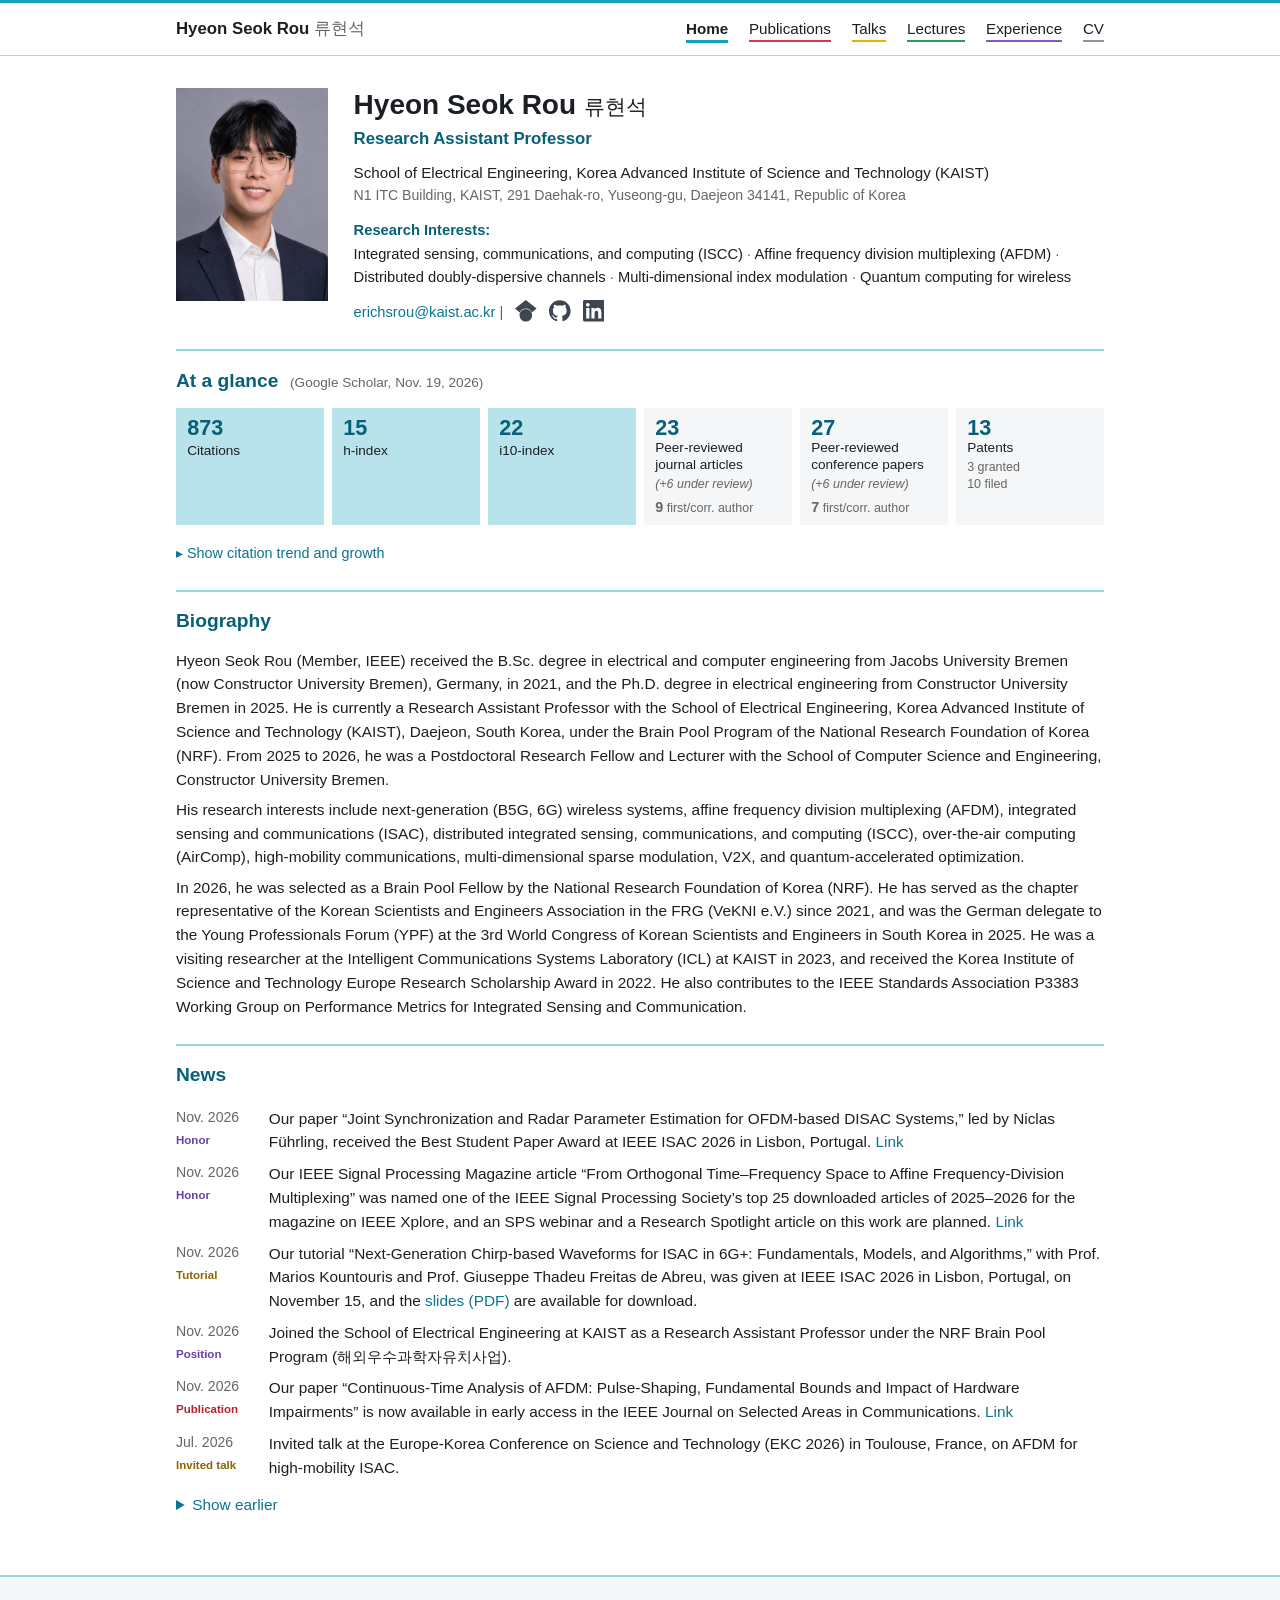
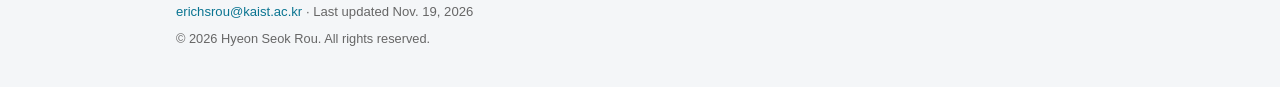
<file: index.html>
<!doctype html>
<html lang="en">
<head>
<meta charset="utf-8">
<meta name="viewport" content="width=device-width, initial-scale=1">
<title>Hyeon Seok Rou</title>
<meta name="description" content="Academic homepage of Hyeon Seok (Eric) Rou, Research Assistant Professor at KAIST, working on waveform design, integrated sensing and communications, and signal processing for 6G wireless systems.">
<link rel="canonical" href="https://www.erichsrou.com/">
<meta property="og:type" content="website">
<meta property="og:title" content="Hyeon Seok Rou">
<meta property="og:description" content="Academic homepage of Hyeon Seok (Eric) Rou, Research Assistant Professor at KAIST, working on waveform design, integrated sensing and communications, and signal processing for 6G wireless systems.">
<meta property="og:url" content="https://www.erichsrou.com/">
<meta property="og:image" content="https://www.erichsrou.com/img/og.jpg">
<meta name="twitter:card" content="summary_large_image">
<meta name="twitter:title" content="Hyeon Seok Rou">
<meta name="twitter:description" content="Academic homepage of Hyeon Seok (Eric) Rou, Research Assistant Professor at KAIST, working on waveform design, integrated sensing and communications, and signal processing for 6G wireless systems.">
<meta name="twitter:image" content="https://www.erichsrou.com/img/og.jpg">
<link rel="stylesheet" href="css/site.css?v=3535508e">
<script src="js/site.js?v=3535508e" defer></script>
</head>
<body class="t-home">
<a class="skip" href="#main">Skip to content</a>
<header class="top">
  <div class="wrap bar">
    <a class="brand" href="index.html">Hyeon Seok Rou <span lang="ko">류현석</span></a>
    <nav aria-label="Main">
      <ul>
        <li><a class="t-home" href="index.html" aria-current="page">Home</a></li>
        <li><a class="t-publications" href="publications.html">Publications</a></li>
        <li><a class="t-talks" href="talks.html">Talks</a></li>
        <li><a class="t-lectures" href="lectures.html">Lectures</a></li>
        <li><a class="t-experience" href="experience.html">Experience</a></li>
        <li><a class="t-cv" href="cv.html">CV</a></li>
      </ul>
    </nav>
  </div>
</header>
<main id="main" class="wrap">
<section class="hero">
  <img class="portrait" src="img/photo.jpg" width="400" height="562" alt="Portrait of Hyeon Seok Rou">
  <div>
    <h1>Hyeon Seok Rou <span class="ko" lang="ko">류현석</span></h1>
    <p class="role">Research Assistant Professor</p>
    <p class="org">School of Electrical Engineering, Korea Advanced Institute of Science and Technology (KAIST)</p>
    <p class="office">N1 ITC Building, KAIST, 291 Daehak-ro, Yuseong-gu, Daejeon 34141, Republic of Korea</p>
    <p class="ri-label"><strong>Research Interests:</strong></p>
    <ul class="tags" aria-label="Research interests">
      <li><span>Integrated sensing, communications, and computing (ISCC)</span></li>
      <li><span>Affine frequency division multiplexing (AFDM)</span></li>
      <li><span>Distributed doubly-dispersive channels</span></li>
      <li><span>Multi-dimensional index modulation</span></li>
      <li><span>Quantum computing for wireless</span></li>
    </ul>
    <div class="contact">
    <p class="emails"><span class="email" data-u="erichsrou" data-d="kaist.ac.kr">erichsrou [at] kaist [dot] ac [dot] kr</span></p>
    <ul class="links" aria-label="Profiles">
      <li><a href="https://scholar.google.com/citations?user=OH-Lkn4AAAAJ&amp;hl=en" rel="me noopener" aria-label="Google Scholar" title="Google Scholar"><svg aria-hidden="true" focusable="false" viewBox="0 0 24 24" xmlns="http://www.w3.org/2000/svg"><path d="M5.242 13.769L0 9.5 12 0l12 9.5-5.242 4.269C17.548 11.249 14.978 9.5 12 9.5c-2.977 0-5.548 1.748-6.758 4.269zM12 10a7 7 0 1 0 0 14 7 7 0 0 0 0-14z"/></svg></a></li>
      <li><a href="https://github.com/eric-hs-rou" rel="me noopener" aria-label="GitHub" title="GitHub"><svg aria-hidden="true" focusable="false" viewBox="0 0 24 24" xmlns="http://www.w3.org/2000/svg"><path d="M12 .297c-6.63 0-12 5.373-12 12 0 5.303 3.438 9.8 8.205 11.385.6.113.82-.258.82-.577 0-.285-.01-1.04-.015-2.04-3.338.724-4.042-1.61-4.042-1.61C4.422 18.07 3.633 17.7 3.633 17.7c-1.087-.744.084-.729.084-.729 1.205.084 1.838 1.236 1.838 1.236 1.07 1.835 2.809 1.305 3.495.998.108-.776.417-1.305.76-1.605-2.665-.3-5.466-1.332-5.466-5.93 0-1.31.465-2.38 1.235-3.22-.135-.303-.54-1.523.105-3.176 0 0 1.005-.322 3.3 1.23.96-.267 1.98-.399 3-.405 1.02.006 2.04.138 3 .405 2.28-1.552 3.285-1.23 3.285-1.23.645 1.653.24 2.873.12 3.176.765.84 1.23 1.91 1.23 3.22 0 4.61-2.805 5.625-5.475 5.92.42.36.81 1.096.81 2.22 0 1.606-.015 2.896-.015 3.286 0 .315.21.69.825.57C20.565 22.092 24 17.592 24 12.297c0-6.627-5.373-12-12-12"/></svg></a></li>
      <li><a href="https://www.linkedin.com/in/erichsrou/" rel="me noopener" aria-label="LinkedIn" title="LinkedIn"><svg aria-hidden="true" focusable="false" viewBox="0 0 24 24" xmlns="http://www.w3.org/2000/svg"><path d="M20.447 20.452h-3.554v-5.569c0-1.328-.027-3.037-1.852-3.037-1.853 0-2.136 1.445-2.136 2.939v5.667H9.351V9h3.414v1.561h.046c.477-.9 1.637-1.85 3.37-1.85 3.601 0 4.267 2.37 4.267 5.455v6.286zM5.337 7.433c-1.144 0-2.063-.926-2.063-2.065 0-1.138.92-2.063 2.063-2.063 1.14 0 2.064.925 2.064 2.063 0 1.139-.925 2.065-2.064 2.065zm1.782 13.019H3.555V9h3.564v11.452zM22.225 0H1.771C.792 0 0 .774 0 1.729v20.542C0 23.227.792 24 1.771 24h20.451C23.2 24 24 23.227 24 22.271V1.729C24 .774 23.2 0 22.222 0h.003z"/></svg></a></li>
    </ul>
    </div>
  </div>
</section>

<section aria-labelledby="stats">
  <h2 id="stats">At a glance <span class="h-note">(Google Scholar, Nov. 19, 2026)</span></h2>
  <div class="tiles">
<div class="tile a" data-stat="citations"><span class="num">873</span><span class="lbl">Citations</span></div><div class="tile a" data-stat="h"><span class="num">15</span><span class="lbl">h-index</span></div><div class="tile a" data-stat="i10"><span class="num">22</span><span class="lbl">i10-index</span></div><a class="tile b" href="publications.html" data-stat="journal"><span class="num">23</span><span class="lbl lblw">Peer-reviewed journal articles</span><span class="cap"><span class="cap-rev">(+6 under review)</span></span><span class="cap"><span class="fc"><b>9</b> first/corr. author</span></span></a><a class="tile b" href="publications.html" data-stat="conference"><span class="num">27</span><span class="lbl lblw">Peer-reviewed conference papers</span><span class="cap"><span class="cap-rev">(+6 under review)</span></span><span class="cap"><span class="fc"><b>7</b> first/corr. author</span></span></a><a class="tile b" href="publications.html" data-stat="patent"><span class="num">13</span><span class="lbl lblw">Patents</span><span class="cap">3 granted</span><span class="cap">10 filed</span></a>  </div>
  <details class="trend">
    <summary>Show citation trend and growth</summary>
  <div class="charts">
    <figure>
      <figcaption><u>Total</u> citations</figcaption>
      <svg viewBox="0 0 560 292" role="img" aria-label="Total citations" class="chart"><line x1="40" y1="250" x2="540" y2="250" stroke="var(--line)"/><line x1="40" y1="204.2" x2="540" y2="204.2" stroke="var(--line)" stroke-dasharray="2 4"/><text class="fig-label" x="34" y="208.2" text-anchor="end">200</text><line x1="40" y1="158.4" x2="540" y2="158.4" stroke="var(--line)" stroke-dasharray="2 4"/><text class="fig-label" x="34" y="162.4" text-anchor="end">400</text><line x1="40" y1="112.5" x2="540" y2="112.5" stroke="var(--line)" stroke-dasharray="2 4"/><text class="fig-label" x="34" y="116.5" text-anchor="end">600</text><line x1="40" y1="66.7" x2="540" y2="66.7" stroke="var(--line)" stroke-dasharray="2 4"/><text class="fig-label" x="34" y="70.7" text-anchor="end">800</text><line x1="40.0" y1="250" x2="40.0" y2="254" stroke="var(--muted)"/><text class="fig-label fig-small" x="40.0" y="266" text-anchor="middle">Jan</text><line x1="101.7" y1="250" x2="101.7" y2="254" stroke="var(--muted)"/><text class="fig-label fig-small" x="101.7" y="266" text-anchor="middle">Apr</text><line x1="164.1" y1="250" x2="164.1" y2="254" stroke="var(--muted)"/><text class="fig-label fig-small" x="164.1" y="266" text-anchor="middle">Jul</text><line x1="227.2" y1="250" x2="227.2" y2="254" stroke="var(--muted)"/><text class="fig-label fig-small" x="227.2" y="266" text-anchor="middle">Oct</text><text class="fig-label" x="164.1" y="283" text-anchor="middle">2025</text><line x1="290.3" y1="250" x2="290.3" y2="254" stroke="var(--muted)"/><text class="fig-label fig-small" x="290.3" y="266" text-anchor="middle">Jan</text><line x1="352.1" y1="250" x2="352.1" y2="254" stroke="var(--muted)"/><text class="fig-label fig-small" x="352.1" y="266" text-anchor="middle">Apr</text><line x1="414.5" y1="250" x2="414.5" y2="254" stroke="var(--muted)"/><text class="fig-label fig-small" x="414.5" y="266" text-anchor="middle">Jul</text><line x1="477.6" y1="250" x2="477.6" y2="254" stroke="var(--muted)"/><text class="fig-label fig-small" x="477.6" y="266" text-anchor="middle">Oct</text><text class="fig-label" x="414.5" y="283" text-anchor="middle">2026</text><line x1="290.3" y1="26" x2="290.3" y2="250" stroke="var(--line)"/><polygon fill="var(--c1)" opacity=".08" points="40.0,250 40.0,236.7 42.1,236.3 44.1,235.8 46.2,235.3 48.2,234.9 50.3,234.4 52.3,234.0 54.4,233.6 56.5,233.1 58.5,232.7 60.6,232.3 62.6,231.8 64.7,231.4 66.7,231.0 68.8,230.6 70.9,230.1 72.9,229.7 75.0,229.3 77.0,228.9 79.1,228.5 81.2,228.0 83.2,227.6 85.3,227.2 87.3,226.8 89.4,226.4 91.4,225.9 93.5,225.5 95.6,225.1 97.6,224.7 99.7,224.2 101.7,223.8 103.8,223.4 105.8,223.0 107.9,222.5 110.0,222.1 112.0,221.6 114.1,221.2 116.1,220.7 118.2,220.3 120.2,219.8 122.3,219.4 124.4,218.9 126.4,218.4 128.5,218.0 130.5,217.5 132.6,217.0 134.7,216.5 136.7,216.0 138.8,215.5 140.8,215.0 142.9,214.5 144.9,214.0 147.0,213.5 149.1,212.9 151.1,212.4 153.2,211.8 155.2,211.3 157.3,210.7 159.3,210.1 161.4,209.6 163.5,209.0 165.5,208.4 167.6,207.7 169.6,207.0 171.7,206.3 173.7,205.5 175.8,204.8 177.9,204.0 179.9,203.2 182.0,202.5 184.0,201.7 186.1,201.0 188.1,200.2 190.2,199.5 192.3,198.7 194.3,198.0 196.4,197.2 198.4,196.5 200.5,195.7 202.6,195.0 204.6,194.2 206.7,193.5 208.7,192.7 210.8,192.0 212.8,191.2 214.9,190.5 217.0,189.7 219.0,189.0 221.1,188.2 223.1,187.5 225.2,186.7 227.2,185.9 229.3,185.2 231.4,184.4 233.4,183.7 235.5,182.9 237.5,182.1 239.6,181.3 241.6,180.4 243.7,179.6 245.8,178.9 247.8,178.3 249.9,177.8 251.9,177.4 254.0,177.0 256.0,176.7 258.1,176.4 260.2,176.2 262.2,176.0 264.3,175.9 266.3,175.8 268.4,175.7 270.5,175.6 272.5,175.6 274.6,175.5 276.6,175.5 278.7,175.4 280.7,175.4 282.8,175.2 284.9,175.1 286.9,174.9 289.0,174.6 291.0,174.3 293.1,173.7 295.1,172.8 297.2,171.7 299.3,170.3 301.3,168.9 303.4,167.3 305.4,165.6 307.5,163.9 309.5,162.3 311.6,160.7 313.7,159.0 315.7,157.2 317.8,155.2 319.8,153.2 321.9,151.2 324.0,149.3 326.0,147.4 328.1,145.7 330.1,144.2 332.2,142.9 334.2,141.7 336.3,140.8 338.4,139.9 340.4,139.1 342.5,138.4 344.5,137.7 346.6,137.1 348.6,136.4 350.7,135.7 352.8,135.0 354.8,134.2 356.9,133.5 358.9,132.8 361.0,132.1 363.0,131.4 365.1,130.7 367.2,130.0 369.2,129.3 371.3,128.6 373.3,127.9 375.4,127.2 377.4,126.5 379.5,125.9 381.6,125.2 383.6,124.5 385.7,123.9 387.7,123.2 389.8,122.5 391.9,121.8 393.9,121.0 396.0,120.3 398.0,119.6 400.1,119.0 402.1,118.4 404.2,117.7 406.3,117.0 408.3,116.1 410.4,115.1 412.4,113.9 414.5,112.5 416.5,110.8 418.6,108.8 420.7,106.5 422.7,104.2 424.8,101.8 426.8,99.5 428.9,97.3 430.9,95.1 433.0,92.8 435.1,90.7 437.1,88.9 439.2,87.3 441.2,86.1 443.3,85.2 445.3,84.4 447.4,83.7 449.5,83.1 451.5,82.5 453.6,81.8 455.6,81.1 457.7,80.2 459.8,79.2 461.8,78.2 463.9,77.2 465.9,76.1 468.0,75.0 470.0,74.0 472.1,72.9 474.2,71.8 476.2,70.7 478.3,69.6 480.3,68.4 482.4,67.3 484.4,66.1 486.5,65.0 488.6,63.7 490.6,62.2 492.7,60.8 494.7,60.2 496.8,59.9 498.8,58.9 500.9,57.5 503.0,56.0 505.0,54.4 507.1,53.0 509.1,51.8 511.2,50.0 511.2,250"/><polyline fill="none" stroke="var(--c1)" stroke-width="2.5" stroke-linejoin="round" points="40.0,236.7 42.1,236.3 44.1,235.8 46.2,235.3 48.2,234.9 50.3,234.4 52.3,234.0 54.4,233.6 56.5,233.1 58.5,232.7 60.6,232.3 62.6,231.8 64.7,231.4 66.7,231.0 68.8,230.6 70.9,230.1 72.9,229.7 75.0,229.3 77.0,228.9 79.1,228.5 81.2,228.0 83.2,227.6 85.3,227.2 87.3,226.8 89.4,226.4 91.4,225.9 93.5,225.5 95.6,225.1 97.6,224.7 99.7,224.2 101.7,223.8 103.8,223.4 105.8,223.0 107.9,222.5 110.0,222.1 112.0,221.6 114.1,221.2 116.1,220.7 118.2,220.3 120.2,219.8 122.3,219.4 124.4,218.9 126.4,218.4 128.5,218.0 130.5,217.5 132.6,217.0 134.7,216.5 136.7,216.0 138.8,215.5 140.8,215.0 142.9,214.5 144.9,214.0 147.0,213.5 149.1,212.9 151.1,212.4 153.2,211.8 155.2,211.3 157.3,210.7 159.3,210.1 161.4,209.6 163.5,209.0 165.5,208.4 167.6,207.7 169.6,207.0 171.7,206.3 173.7,205.5 175.8,204.8 177.9,204.0 179.9,203.2 182.0,202.5 184.0,201.7 186.1,201.0 188.1,200.2 190.2,199.5 192.3,198.7 194.3,198.0 196.4,197.2 198.4,196.5 200.5,195.7 202.6,195.0 204.6,194.2 206.7,193.5 208.7,192.7 210.8,192.0 212.8,191.2 214.9,190.5 217.0,189.7 219.0,189.0 221.1,188.2 223.1,187.5 225.2,186.7 227.2,185.9 229.3,185.2 231.4,184.4 233.4,183.7 235.5,182.9 237.5,182.1 239.6,181.3 241.6,180.4 243.7,179.6 245.8,178.9 247.8,178.3 249.9,177.8 251.9,177.4 254.0,177.0 256.0,176.7 258.1,176.4 260.2,176.2 262.2,176.0 264.3,175.9 266.3,175.8 268.4,175.7 270.5,175.6 272.5,175.6 274.6,175.5 276.6,175.5 278.7,175.4 280.7,175.4 282.8,175.2 284.9,175.1 286.9,174.9 289.0,174.6 291.0,174.3 293.1,173.7 295.1,172.8 297.2,171.7 299.3,170.3 301.3,168.9 303.4,167.3 305.4,165.6 307.5,163.9 309.5,162.3 311.6,160.7 313.7,159.0 315.7,157.2 317.8,155.2 319.8,153.2 321.9,151.2 324.0,149.3 326.0,147.4 328.1,145.7 330.1,144.2 332.2,142.9 334.2,141.7 336.3,140.8 338.4,139.9 340.4,139.1 342.5,138.4 344.5,137.7 346.6,137.1 348.6,136.4 350.7,135.7 352.8,135.0 354.8,134.2 356.9,133.5 358.9,132.8 361.0,132.1 363.0,131.4 365.1,130.7 367.2,130.0 369.2,129.3 371.3,128.6 373.3,127.9 375.4,127.2 377.4,126.5 379.5,125.9 381.6,125.2 383.6,124.5 385.7,123.9 387.7,123.2 389.8,122.5 391.9,121.8 393.9,121.0 396.0,120.3 398.0,119.6 400.1,119.0 402.1,118.4 404.2,117.7 406.3,117.0 408.3,116.1 410.4,115.1 412.4,113.9 414.5,112.5 416.5,110.8 418.6,108.8 420.7,106.5 422.7,104.2 424.8,101.8 426.8,99.5 428.9,97.3 430.9,95.1 433.0,92.8 435.1,90.7 437.1,88.9 439.2,87.3 441.2,86.1 443.3,85.2 445.3,84.4 447.4,83.7 449.5,83.1 451.5,82.5 453.6,81.8 455.6,81.1 457.7,80.2 459.8,79.2 461.8,78.2 463.9,77.2 465.9,76.1 468.0,75.0 470.0,74.0 472.1,72.9 474.2,71.8 476.2,70.7 478.3,69.6 480.3,68.4 482.4,67.3 484.4,66.1 486.5,65.0 488.6,63.7 490.6,62.2 492.7,60.8 494.7,60.2 496.8,59.9 498.8,58.9 500.9,57.5 503.0,56.0 505.0,54.4 507.1,53.0 509.1,51.8 511.2,50.0"/><circle cx="511.2" cy="50.0" r="5" fill="var(--c1)" stroke="var(--bg)" stroke-width="2"/><text class="fig-val" x="503.2" y="40.0" text-anchor="end">873 (Nov 19)</text></svg>
    </figure>
    <figure>
      <figcaption>Citations <u>per year</u></figcaption>
      <svg viewBox="0 0 480 250" role="img" aria-label="Citations per year" class="chart"><line x1="12" y1="202" x2="468" y2="202" stroke="var(--line)"/><rect x="28.4" y="200.7" width="58.4" height="1.3" rx="2" fill="var(--c1)" opacity="0.30"/><text class="fig-num" x="57.6" y="194.7" text-anchor="middle">4</text><text class="fig-label" x="57.6" y="218" text-anchor="middle">2022</text><rect x="119.6" y="198.9" width="58.4" height="3.1" rx="2" fill="var(--c1)" opacity="0.47"/><text class="fig-num" x="148.8" y="192.9" text-anchor="middle">10</text><text class="fig-label" x="148.8" y="218" text-anchor="middle">2023</text><rect x="210.8" y="188.2" width="58.4" height="13.8" rx="2" fill="var(--c1)" opacity="0.65"/><text class="fig-num" x="240.0" y="182.2" text-anchor="middle">44</text><text class="fig-label" x="240.0" y="218" text-anchor="middle">2024</text><rect x="302.0" y="123.9" width="58.4" height="78.1" rx="2" fill="var(--c1)" opacity="0.82"/><text class="fig-num" x="331.2" y="117.9" text-anchor="middle">249</text><text class="fig-label" x="331.2" y="218" text-anchor="middle">2025</text><rect x="393.2" y="26.0" width="58.4" height="176.0" rx="2" fill="var(--c1)" opacity="1.00"/><text class="fig-val" x="422.4" y="20.0" text-anchor="middle">561</text><text class="fig-label" x="422.4" y="218" text-anchor="middle">2026</text><text class="fig-label" x="422.4" y="233" text-anchor="middle">to date</text></svg>
    </figure>
  </div>
  </details>
</section>

<section aria-labelledby="bio" class="compact">
  <h2 id="bio">Biography</h2>
  <p class="prose">Hyeon Seok Rou (Member, IEEE) received the B.Sc. degree in electrical and computer engineering from Jacobs University Bremen (now Constructor University Bremen), Germany, in 2021, and the Ph.D. degree in electrical engineering from Constructor University Bremen in 2025. He is currently a Research Assistant Professor with the School of Electrical Engineering, Korea Advanced Institute of Science and Technology (KAIST), Daejeon, South Korea, under the Brain Pool Program of the National Research Foundation of Korea (NRF). From 2025 to 2026, he was a Postdoctoral Research Fellow and Lecturer with the School of Computer Science and Engineering, Constructor University Bremen.</p>
  <p class="prose">His research interests include next-generation (B5G, 6G) wireless systems, affine frequency division multiplexing (AFDM), integrated sensing and communications (ISAC), distributed integrated sensing, communications, and computing (ISCC), over-the-air computing (AirComp), high-mobility communications, multi-dimensional sparse modulation, V2X, and quantum-accelerated optimization.</p>
  <p class="prose">In 2026, he was selected as a Brain Pool Fellow by the National Research Foundation of Korea (NRF). He has served as the chapter representative of the Korean Scientists and Engineers Association in the FRG (VeKNI e.V.) since 2021, and was the German delegate to the Young Professionals Forum (YPF) at the 3rd World Congress of Korean Scientists and Engineers in South Korea in 2025. He was a visiting researcher at the Intelligent Communications Systems Laboratory (ICL) at KAIST in 2023, and received the Korea Institute of Science and Technology Europe Research Scholarship Award in 2022. He also contributes to the IEEE Standards Association P3383 Working Group on Performance Metrics for Integrated Sensing and Communication.</p>
</section>

<section aria-labelledby="news" class="compact">
  <h2 id="news">News</h2>
  <ol class="news">
    <li><span class="when"><time datetime="2026-11">Nov. 2026</time><a class="ntag t-experience" href="experience.html">Honor</a></span> <span>Our paper “Joint Synchronization and Radar Parameter Estimation for OFDM-based DISAC Systems,” led by Niclas Führling, received the Best Student Paper Award at IEEE ISAC 2026 in Lisbon, Portugal. <a href="https://arxiv.org/abs/2606.17699">Link</a></span></li>
    <li><span class="when"><time datetime="2026-11">Nov. 2026</time><a class="ntag t-experience" href="experience.html">Honor</a></span> <span>Our IEEE Signal Processing Magazine article “From Orthogonal Time–Frequency Space to Affine Frequency-Division Multiplexing” was named one of the IEEE Signal Processing Society’s top 25 downloaded articles of 2025–2026 for the magazine on IEEE Xplore, and an SPS webinar and a Research Spotlight article on this work are planned. <a href="https://doi.org/10.1109/msp.2024.3422653">Link</a></span></li>
    <li><span class="when"><time datetime="2026-11">Nov. 2026</time><a class="ntag t-talks" href="talks.html">Tutorial</a></span> <span>Our tutorial “Next-Generation Chirp-based Waveforms for ISAC in 6G+: Fundamentals, Models, and Algorithms,” with Prof. Marios Kountouris and Prof. Giuseppe Thadeu Freitas de Abreu, was given at IEEE ISAC 2026 in Lisbon, Portugal, on November 15, and the <a href="https://www.erichsrou.com/talks/ISAC2026_Tutorial_ChirpWaveforms_Slides.pdf">slides (PDF)</a> are available for download.</span></li>
    <li><span class="when"><time datetime="2026-11">Nov. 2026</time><a class="ntag t-experience" href="experience.html">Position</a></span> <span>Joined the School of Electrical Engineering at KAIST as a Research Assistant Professor under the NRF Brain Pool Program (해외우수과학자유치사업).</span></li>
    <li><span class="when"><time datetime="2026-11">Nov. 2026</time><a class="ntag t-publications" href="publications.html">Publication</a></span> <span>Our paper “Continuous-Time Analysis of AFDM: Pulse-Shaping, Fundamental Bounds and Impact of Hardware Impairments” is now available in early access in the IEEE Journal on Selected Areas in Communications. <a href="https://doi.org/10.1109/jsac.2026.3751260">Link</a></span></li>
    <li><span class="when"><time datetime="2026-07">Jul. 2026</time><a class="ntag t-talks" href="talks.html">Invited talk</a></span> <span>Invited talk at the Europe-Korea Conference on Science and Technology (EKC 2026) in Toulouse, France, on AFDM for high-mobility ISAC.</span></li>
  </ol>
  <details class="older">
    <summary>Show earlier</summary>
    <ol class="news">
      <li><span class="when"><time datetime="2026-06">Jun. 2026</time><a class="ntag t-talks" href="talks.html">Tutorial</a></span> <span>Tutorial at IEEE VTC2026-Spring in Nice, France, on integrated sensing, communications, and computing (ISCC) for 6G.</span></li>
      <li><span class="when"><time datetime="2026-05">May 2026</time><a class="ntag t-talks" href="talks.html">Invited talk</a></span> <span>Invited talk at the 19th Future Communications Technology Workshop (제19회 미래통신기술 워크숍) in Seoul, South Korea, on evolving OFDM to AFDM.</span></li>
      <li><span class="when"><time datetime="2026-04">Apr. 2026</time><a class="ntag t-talks" href="talks.html">Tutorial</a></span> <span>Two tutorials at IEEE WCNC 2026 in Kuala Lumpur, Malaysia, on AFDM and on integrated sensing, communications, and computing.</span></li>
      <li><span class="when"><time datetime="2026-01">Jan. 2026</time><a class="ntag t-talks" href="talks.html">Seminar</a></span> <span>Invited seminars at Hanyang University, hosted by Prof. Sunwoo Kim (김선우 교수), and at Korea University, hosted by Prof. Sangheon Pack (백상헌 교수), in Seoul, South Korea.</span></li>
      <li><span class="when"><time datetime="2025-07">Jul. 2025</time><a class="ntag t-talks" href="talks.html">Seminar</a></span> <span>Invited seminars at Hanyang University, hosted by Prof. Sunwoo Kim (김선우 교수), and at the Intelligent Communication Systems Lab of KAIST, hosted by Prof. Junil Choi (최준일 교수).</span></li>
    </ol>
  </details>
</section>
</main>
<footer>
  <div class="wrap">
    <p><span class="email" data-u="erichsrou" data-d="kaist.ac.kr">erichsrou [at] kaist [dot] ac [dot] kr</span>
    · Last updated Nov. 19, 2026</p>
    <p class="copy">&copy; 2026 Hyeon Seok Rou. All rights reserved.</p>
  </div>
</footer>
</body>
</html>
</file>
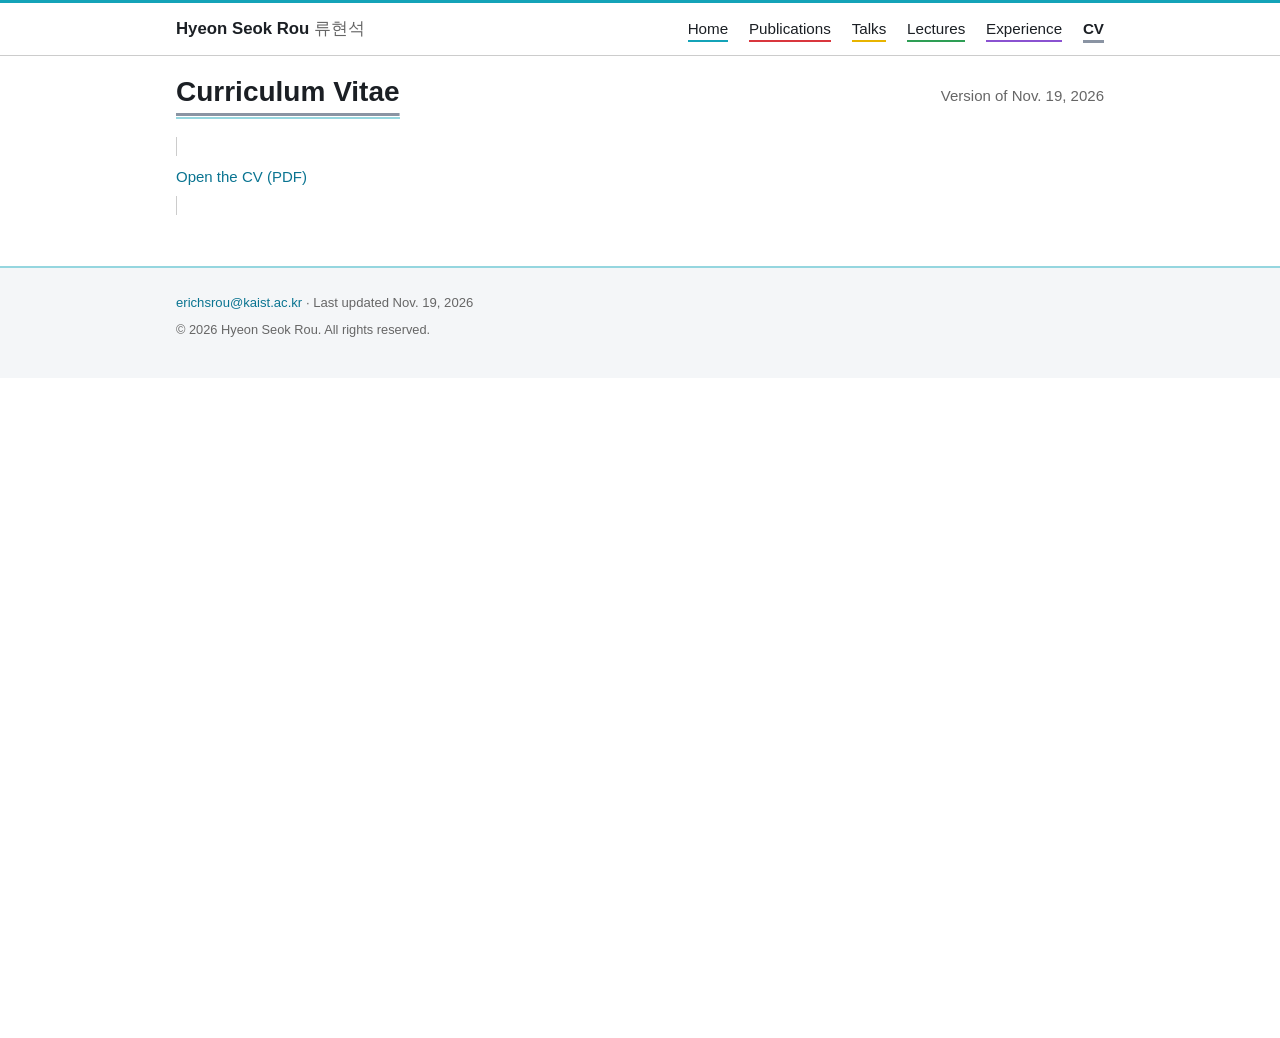
<file: cv/index.html>
<!doctype html>
<html lang="en"><head><meta charset="utf-8"><meta name="viewport" content="width=device-width, initial-scale=1"><title>Redirecting | Hyeon Seok Rou</title><meta name="description" content="This page has moved."><link rel="canonical" href="https://www.erichsrou.com/cv.html"><meta http-equiv="refresh" content="0; url=../cv.html"></head><body><h1>Redirecting</h1><p>This page has moved to <a href="../cv.html">cv.html</a>.</p></body></html>
</file>
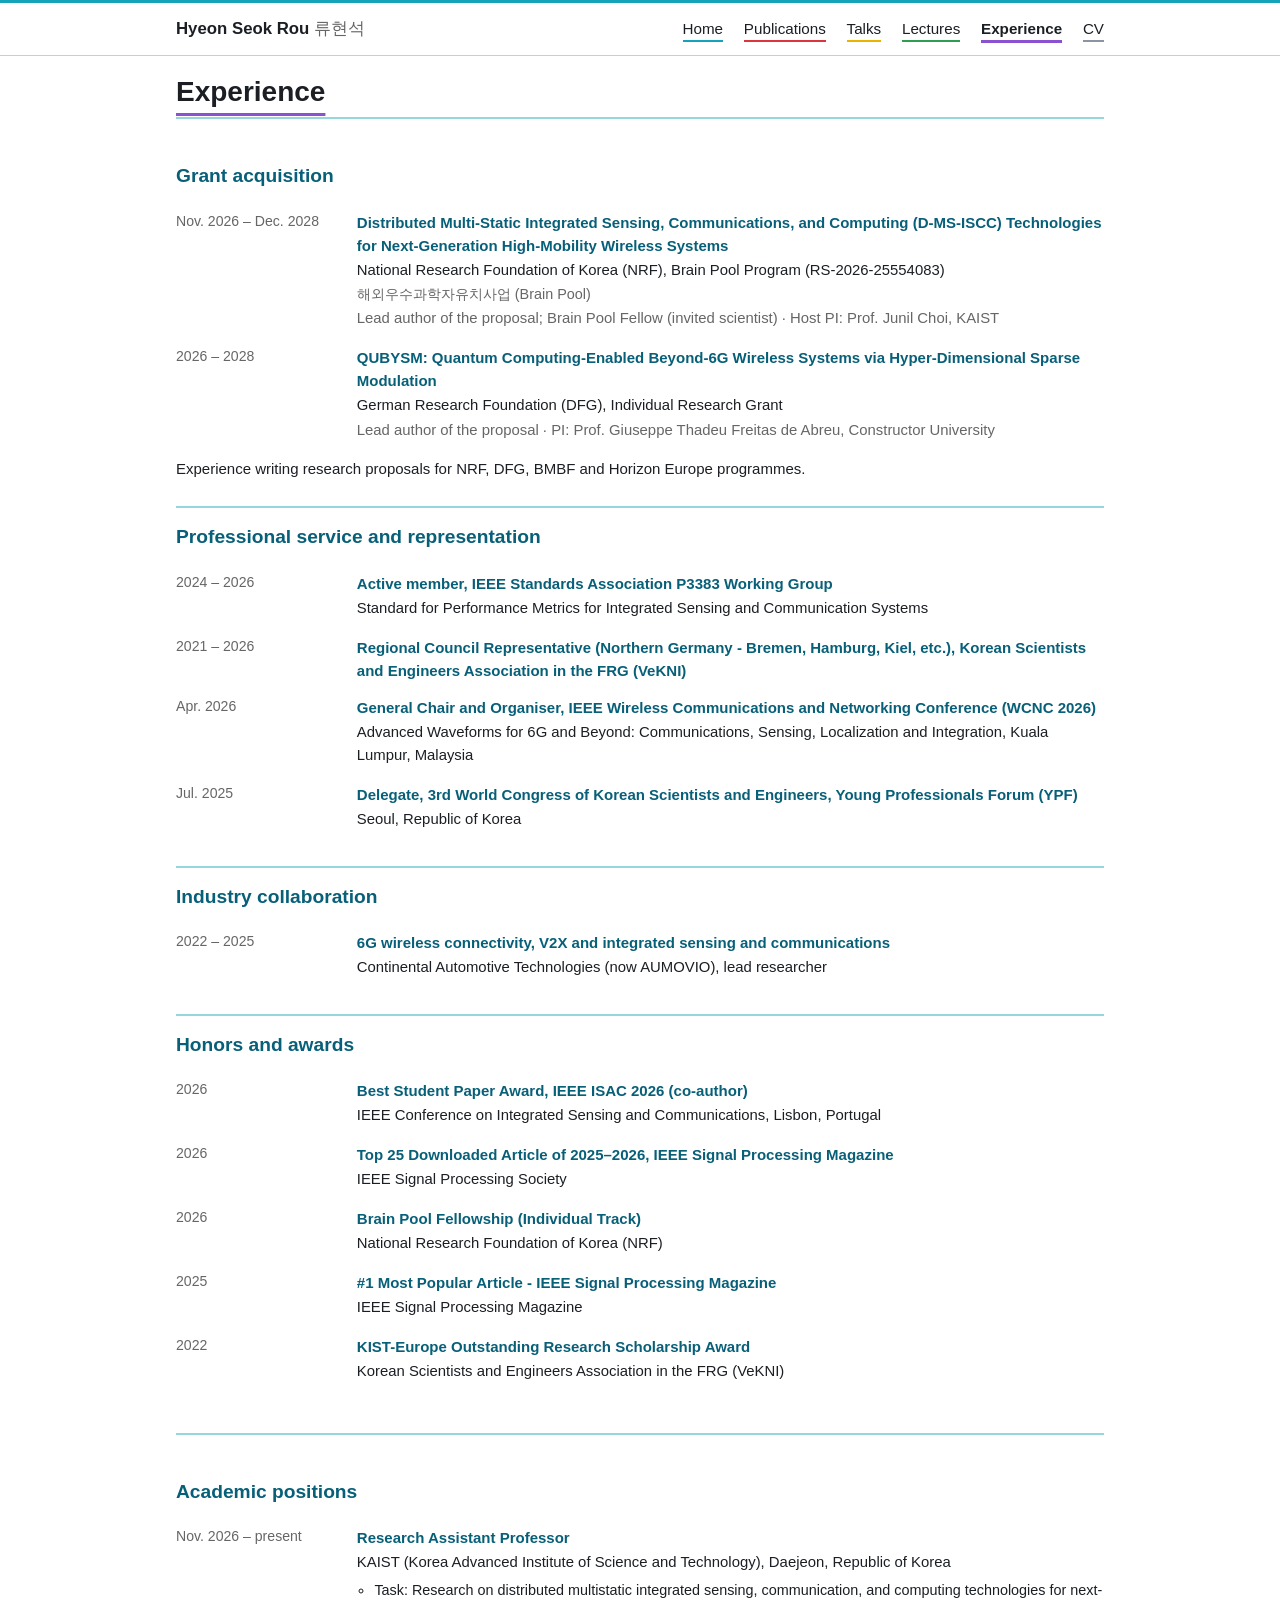
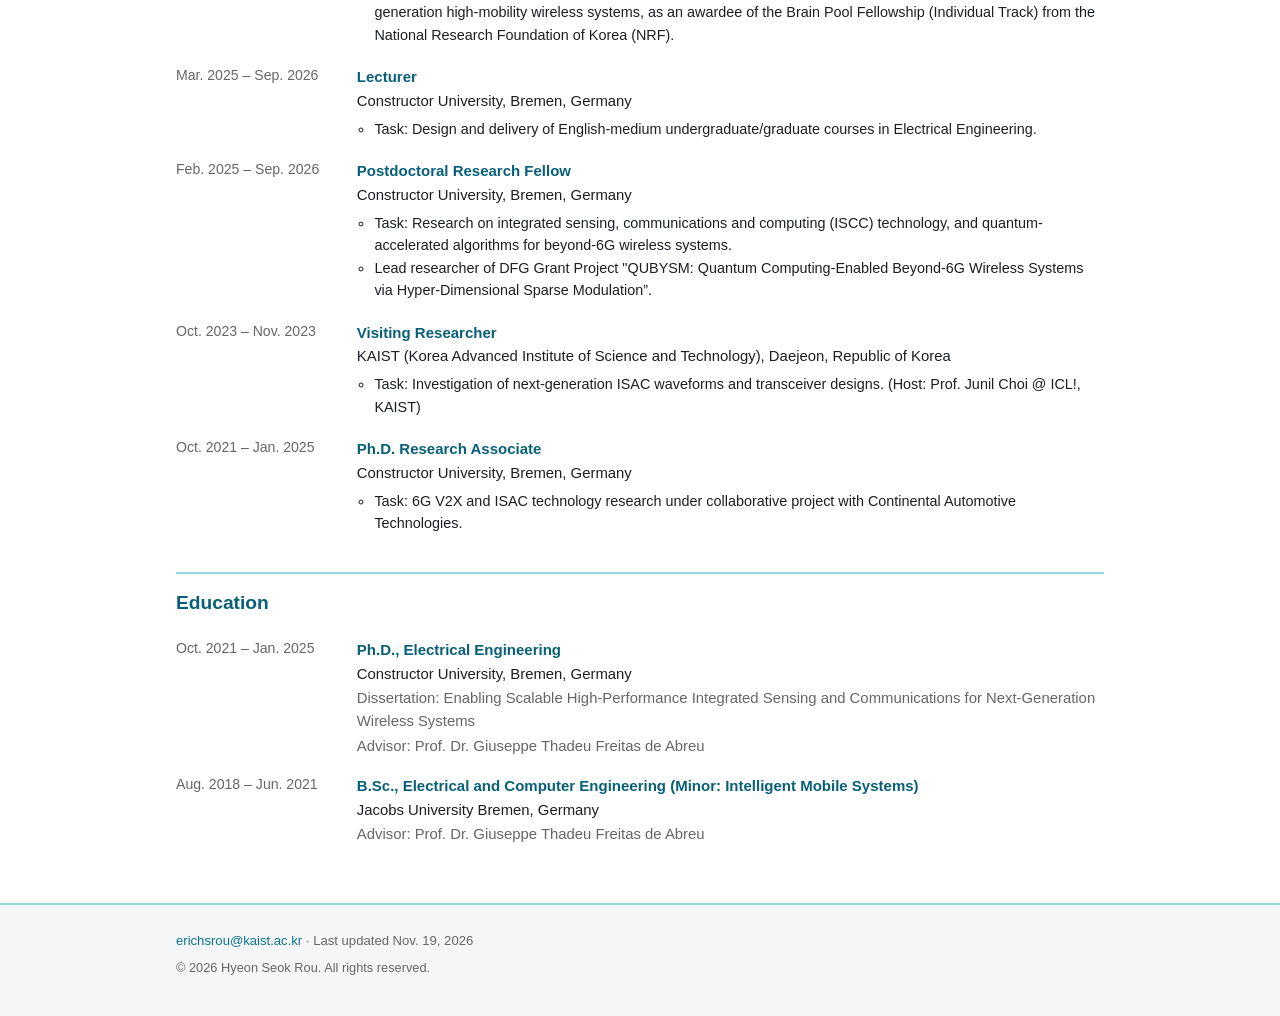
<file: experience/index.html>
<!doctype html>
<html lang="en"><head><meta charset="utf-8"><meta name="viewport" content="width=device-width, initial-scale=1"><title>Redirecting | Hyeon Seok Rou</title><meta name="description" content="This page has moved."><link rel="canonical" href="https://www.erichsrou.com/experience.html"><meta http-equiv="refresh" content="0; url=../experience.html"></head><body><h1>Redirecting</h1><p>This page has moved to <a href="../experience.html">experience.html</a>.</p></body></html>
</file>
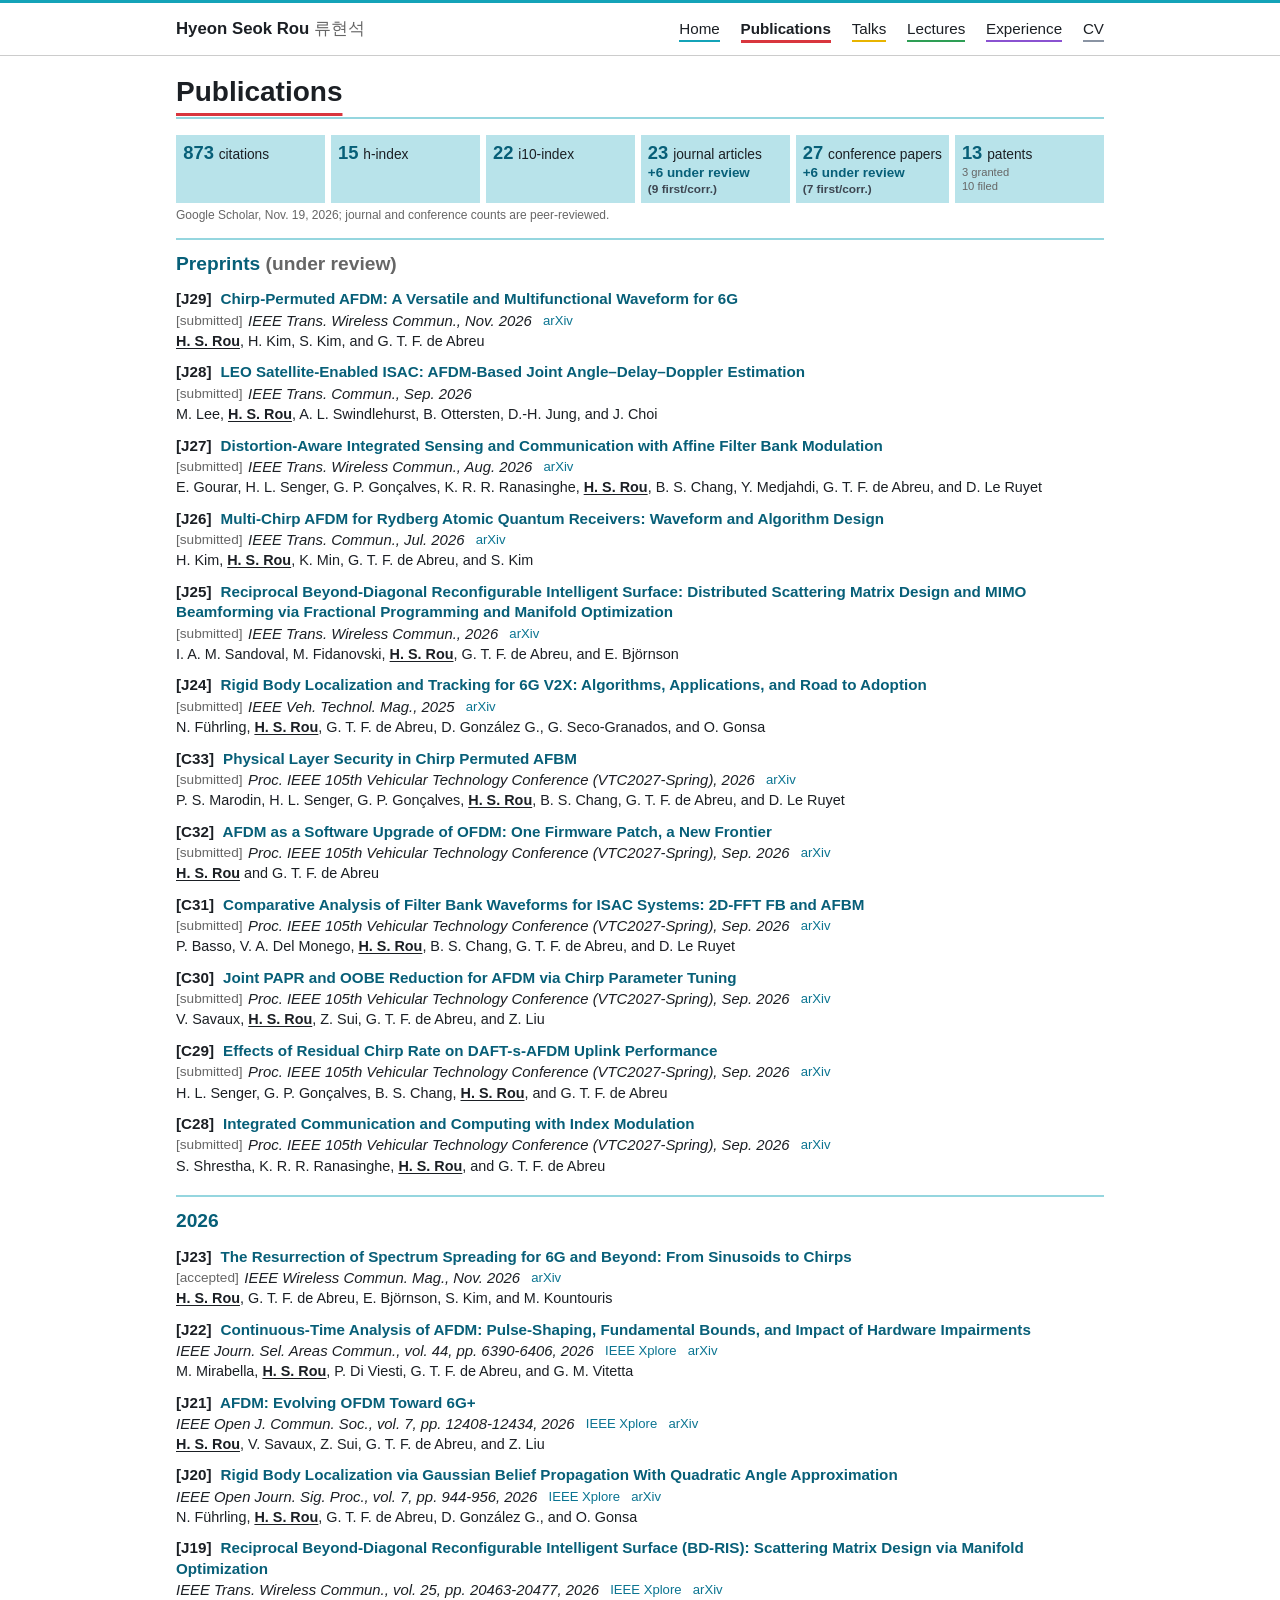
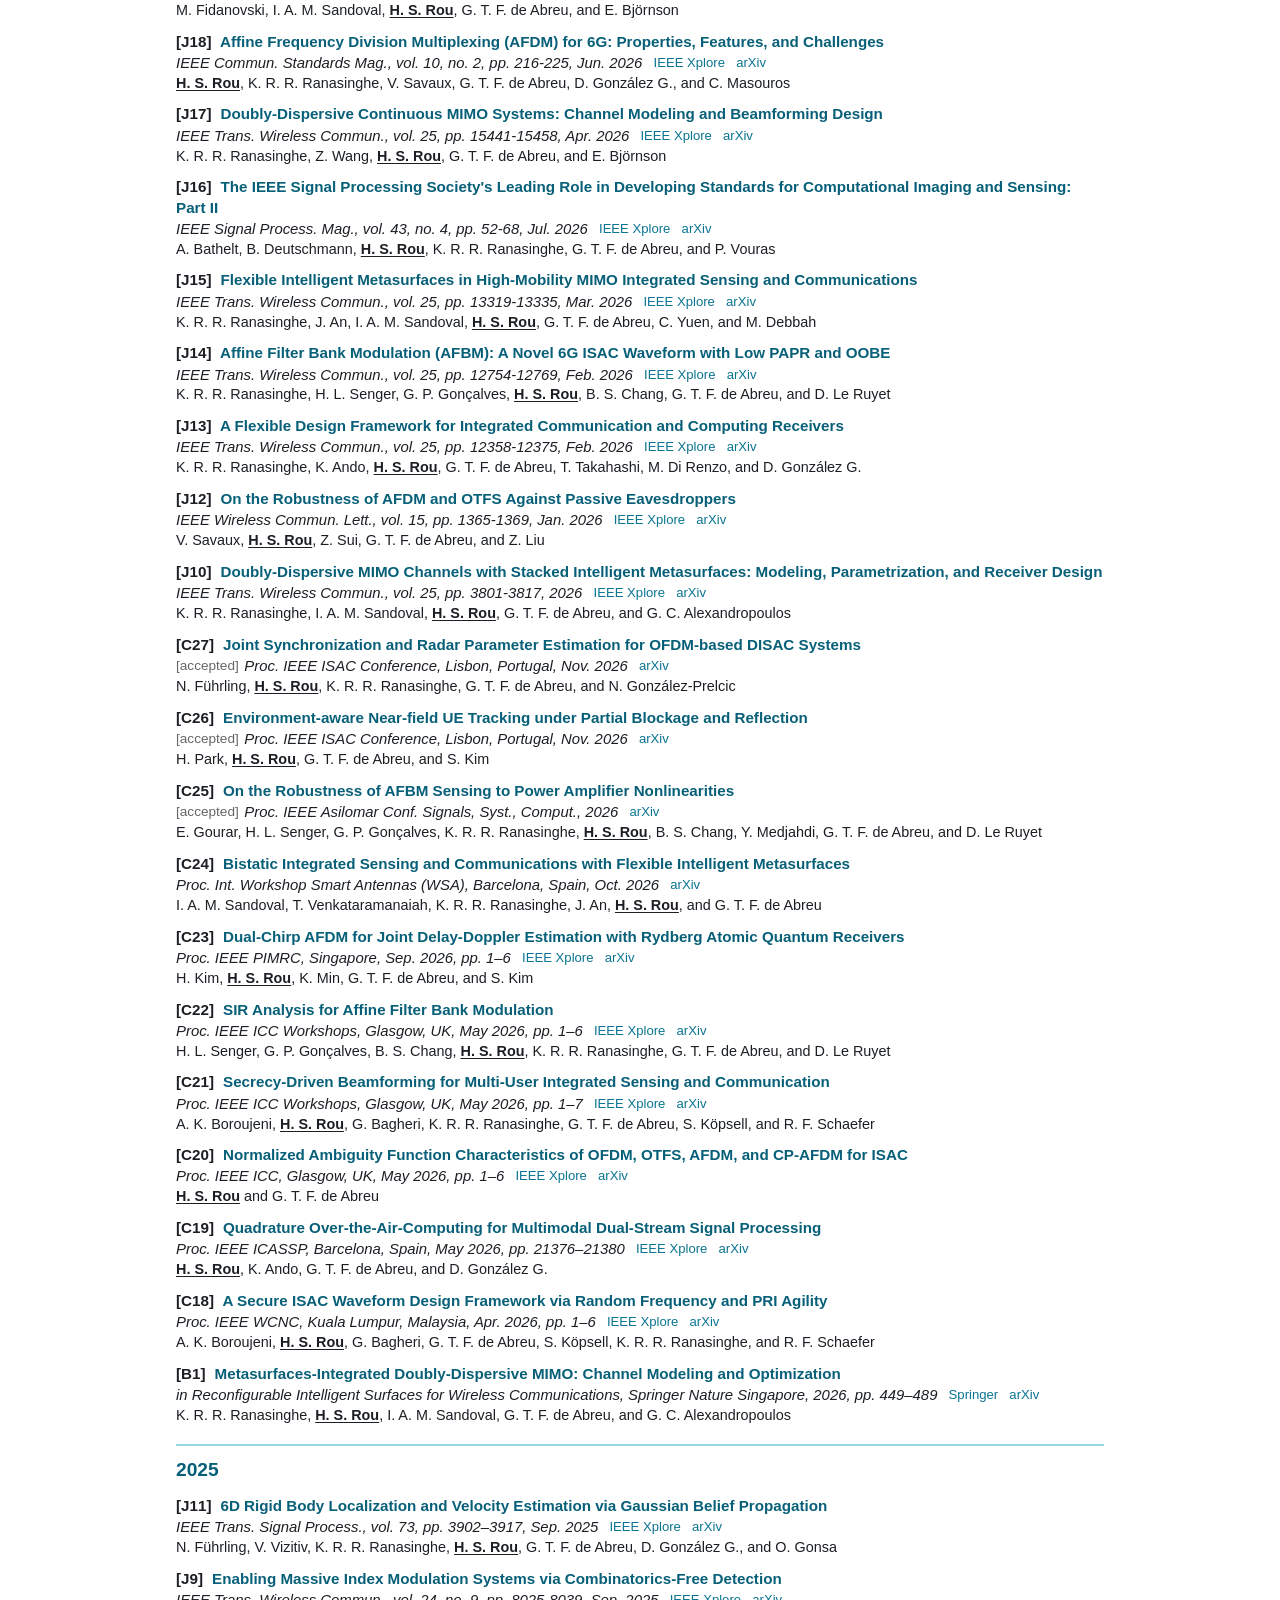
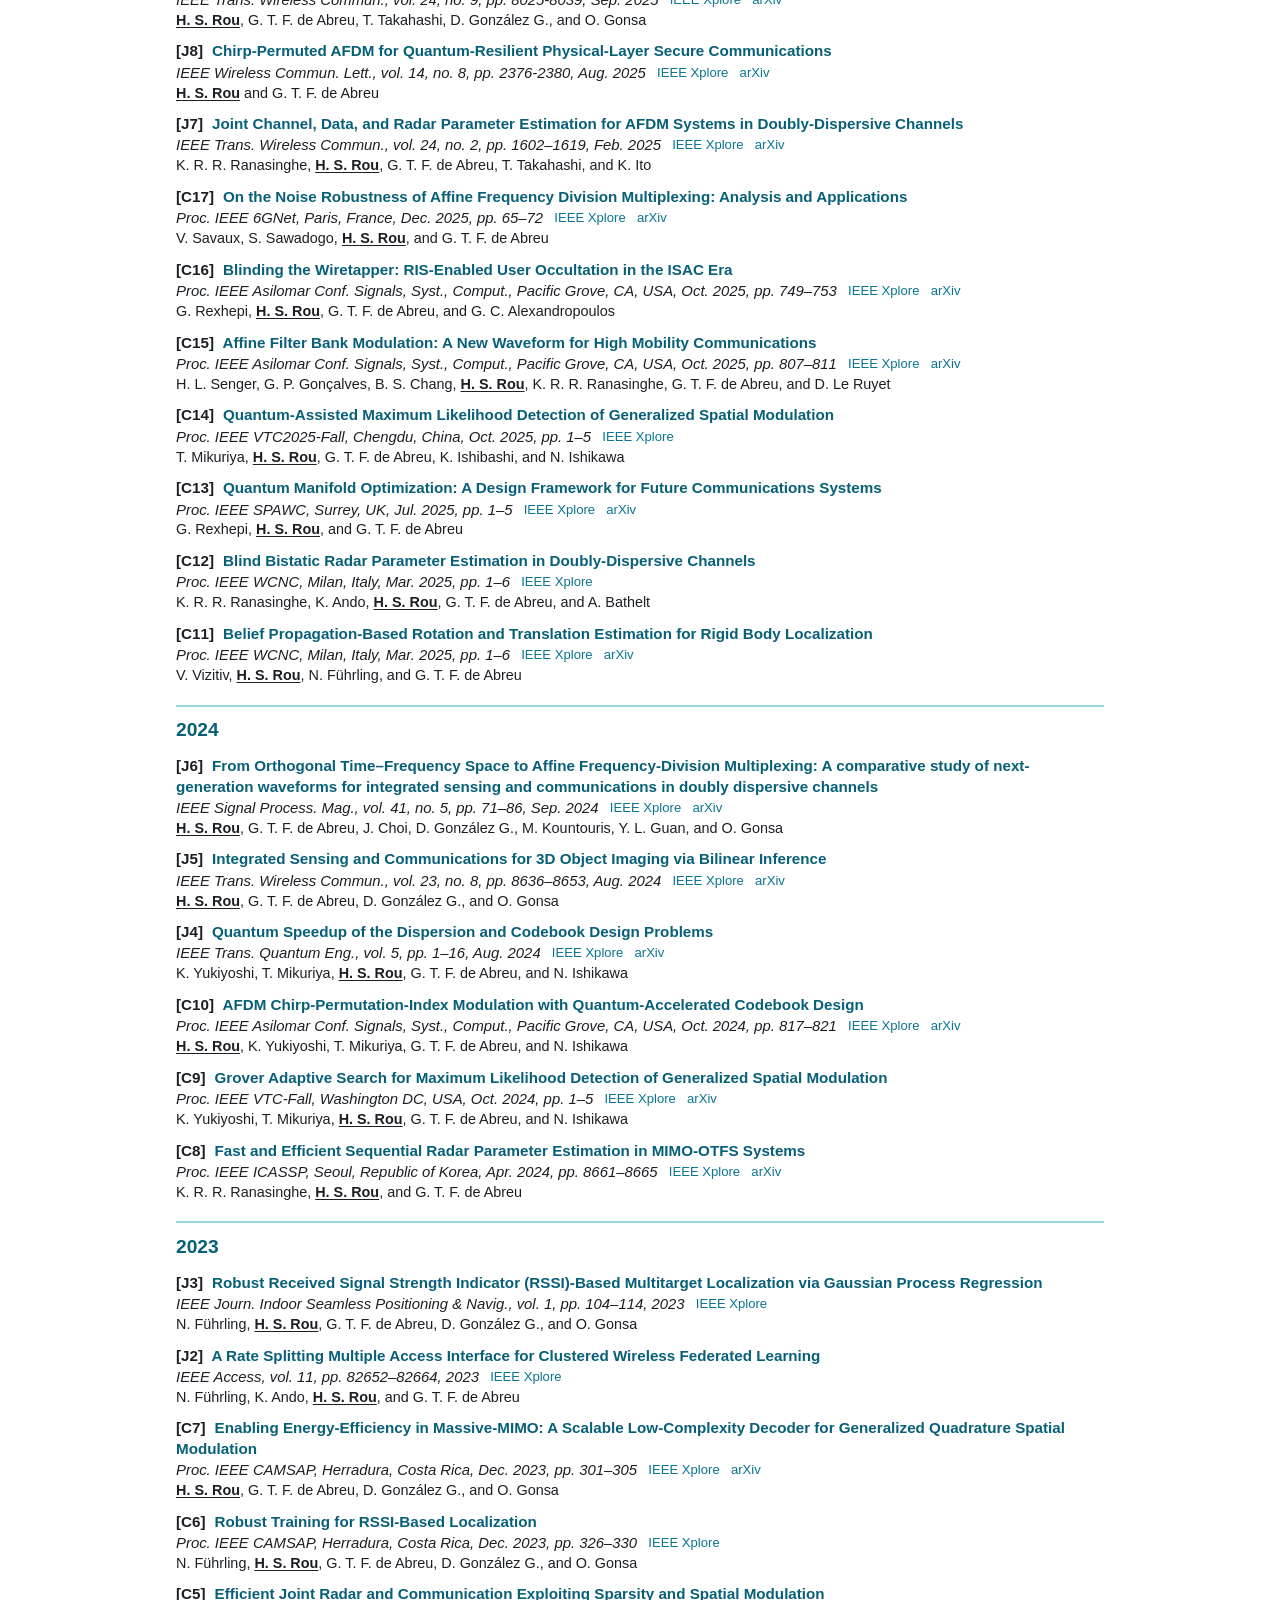
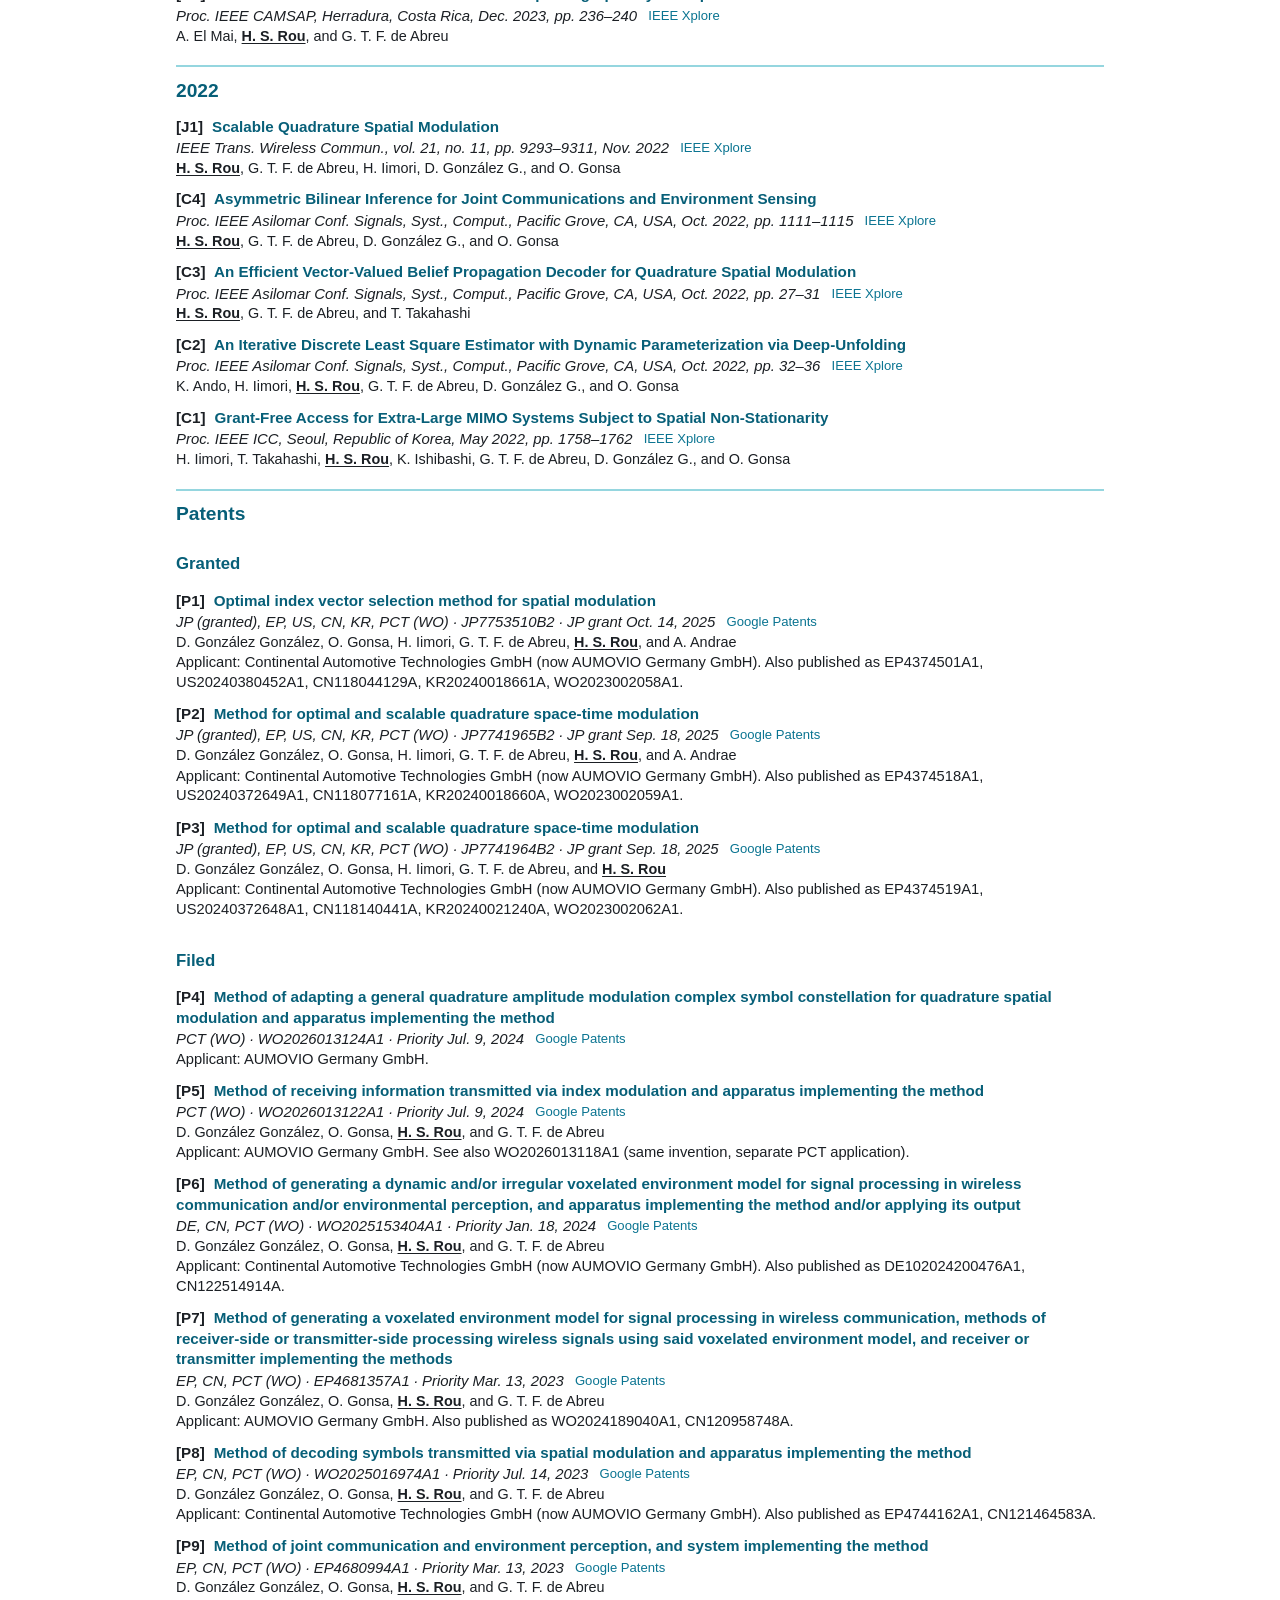
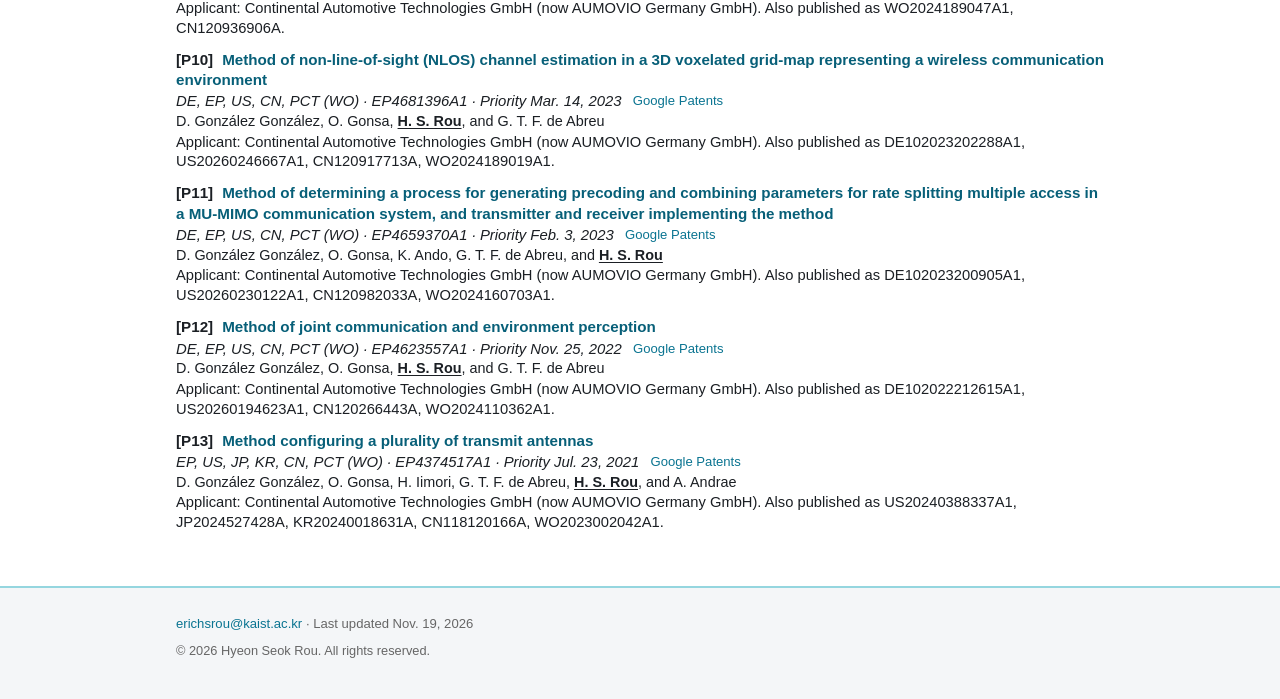
<file: publications/index.html>
<!doctype html>
<html lang="en"><head><meta charset="utf-8"><meta name="viewport" content="width=device-width, initial-scale=1"><title>Redirecting | Hyeon Seok Rou</title><meta name="description" content="This page has moved."><link rel="canonical" href="https://www.erichsrou.com/publications.html"><meta http-equiv="refresh" content="0; url=../publications.html"></head><body><h1>Redirecting</h1><p>This page has moved to <a href="../publications.html">publications.html</a>.</p></body></html>
</file>
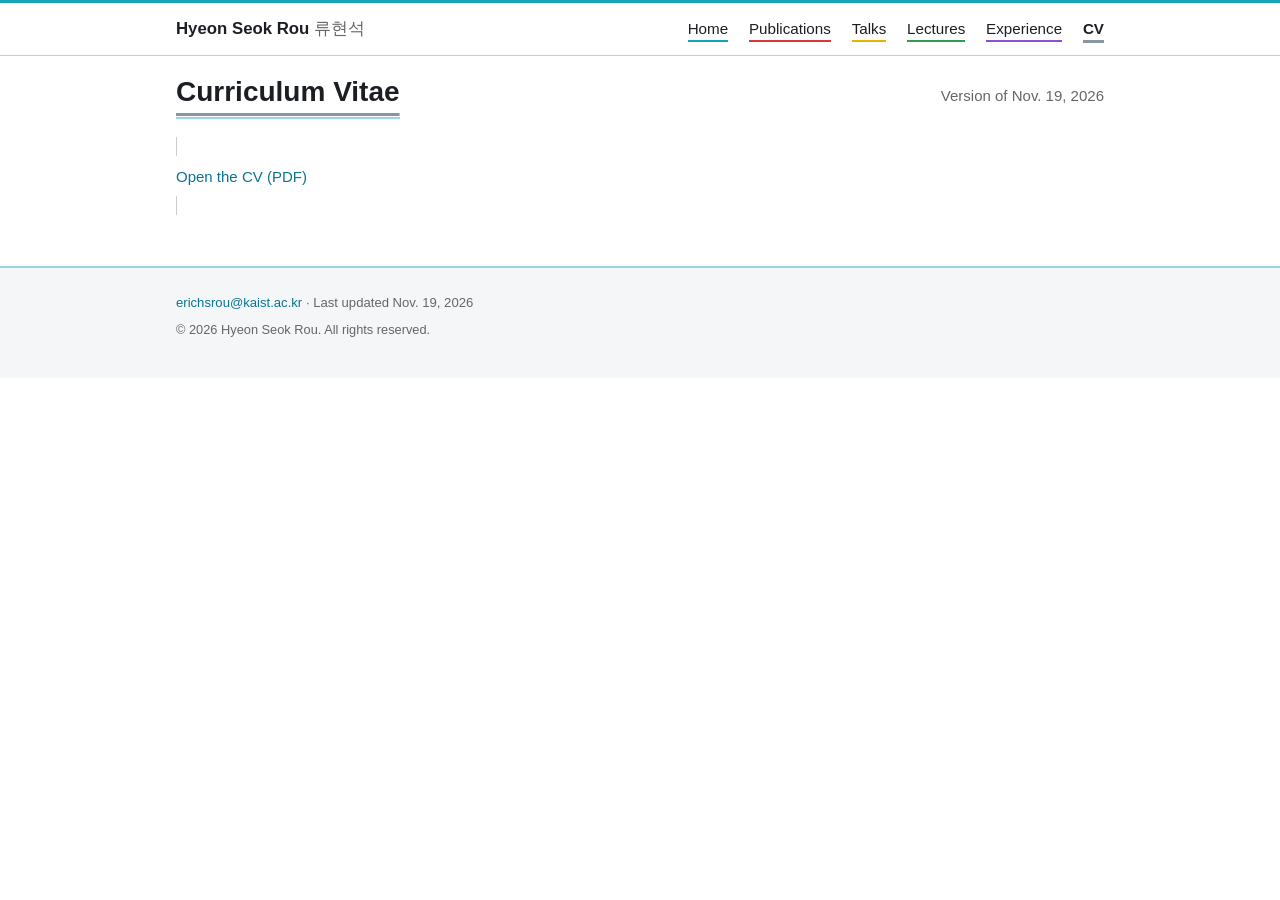
<file: cv.html>
<!doctype html>
<html lang="en">
<head>
<meta charset="utf-8">
<meta name="viewport" content="width=device-width, initial-scale=1">
<title>CV | Hyeon Seok Rou</title>
<meta name="description" content="Curriculum vitae of Hyeon Seok Rou (PDF).">
<link rel="canonical" href="https://www.erichsrou.com/cv.html">
<meta property="og:type" content="website">
<meta property="og:title" content="CV | Hyeon Seok Rou">
<meta property="og:description" content="Curriculum vitae of Hyeon Seok Rou (PDF).">
<meta property="og:url" content="https://www.erichsrou.com/cv.html">
<meta property="og:image" content="https://www.erichsrou.com/img/og.jpg">
<meta name="twitter:card" content="summary_large_image">
<meta name="twitter:title" content="CV | Hyeon Seok Rou">
<meta name="twitter:description" content="Curriculum vitae of Hyeon Seok Rou (PDF).">
<meta name="twitter:image" content="https://www.erichsrou.com/img/og.jpg">
<link rel="stylesheet" href="css/site.css?v=3535508e">
<script src="js/site.js?v=3535508e" defer></script>
</head>
<body class="t-cv">
<a class="skip" href="#main">Skip to content</a>
<header class="top">
  <div class="wrap bar">
    <a class="brand" href="index.html">Hyeon Seok Rou <span lang="ko">류현석</span></a>
    <nav aria-label="Main">
      <ul>
        <li><a class="t-home" href="index.html">Home</a></li>
        <li><a class="t-publications" href="publications.html">Publications</a></li>
        <li><a class="t-talks" href="talks.html">Talks</a></li>
        <li><a class="t-lectures" href="lectures.html">Lectures</a></li>
        <li><a class="t-experience" href="experience.html">Experience</a></li>
        <li><a class="t-cv" href="cv.html" aria-current="page">CV</a></li>
      </ul>
    </nav>
  </div>
</header>
<main id="main" class="wrap">
<div class="cv-head">
  <h1>Curriculum Vitae</h1>
  <p class="muted">Version of Nov. 19, 2026</p>
</div>
<p class="cv-open"><a href="cv/FullCV_HyeonSeokRou_20261119.pdf">Open the CV (PDF)</a></p>
<object class="cvpdf" data="cv/FullCV_HyeonSeokRou_20261119.pdf" type="application/pdf" aria-label="CV as PDF"><p><a href="cv/FullCV_HyeonSeokRou_20261119.pdf">Open the CV (PDF)</a></p></object>
</main>
<footer>
  <div class="wrap">
    <p><span class="email" data-u="erichsrou" data-d="kaist.ac.kr">erichsrou [at] kaist [dot] ac [dot] kr</span>
    · Last updated Nov. 19, 2026</p>
    <p class="copy">&copy; 2026 Hyeon Seok Rou. All rights reserved.</p>
  </div>
</footer>
</body>
</html>
</file>
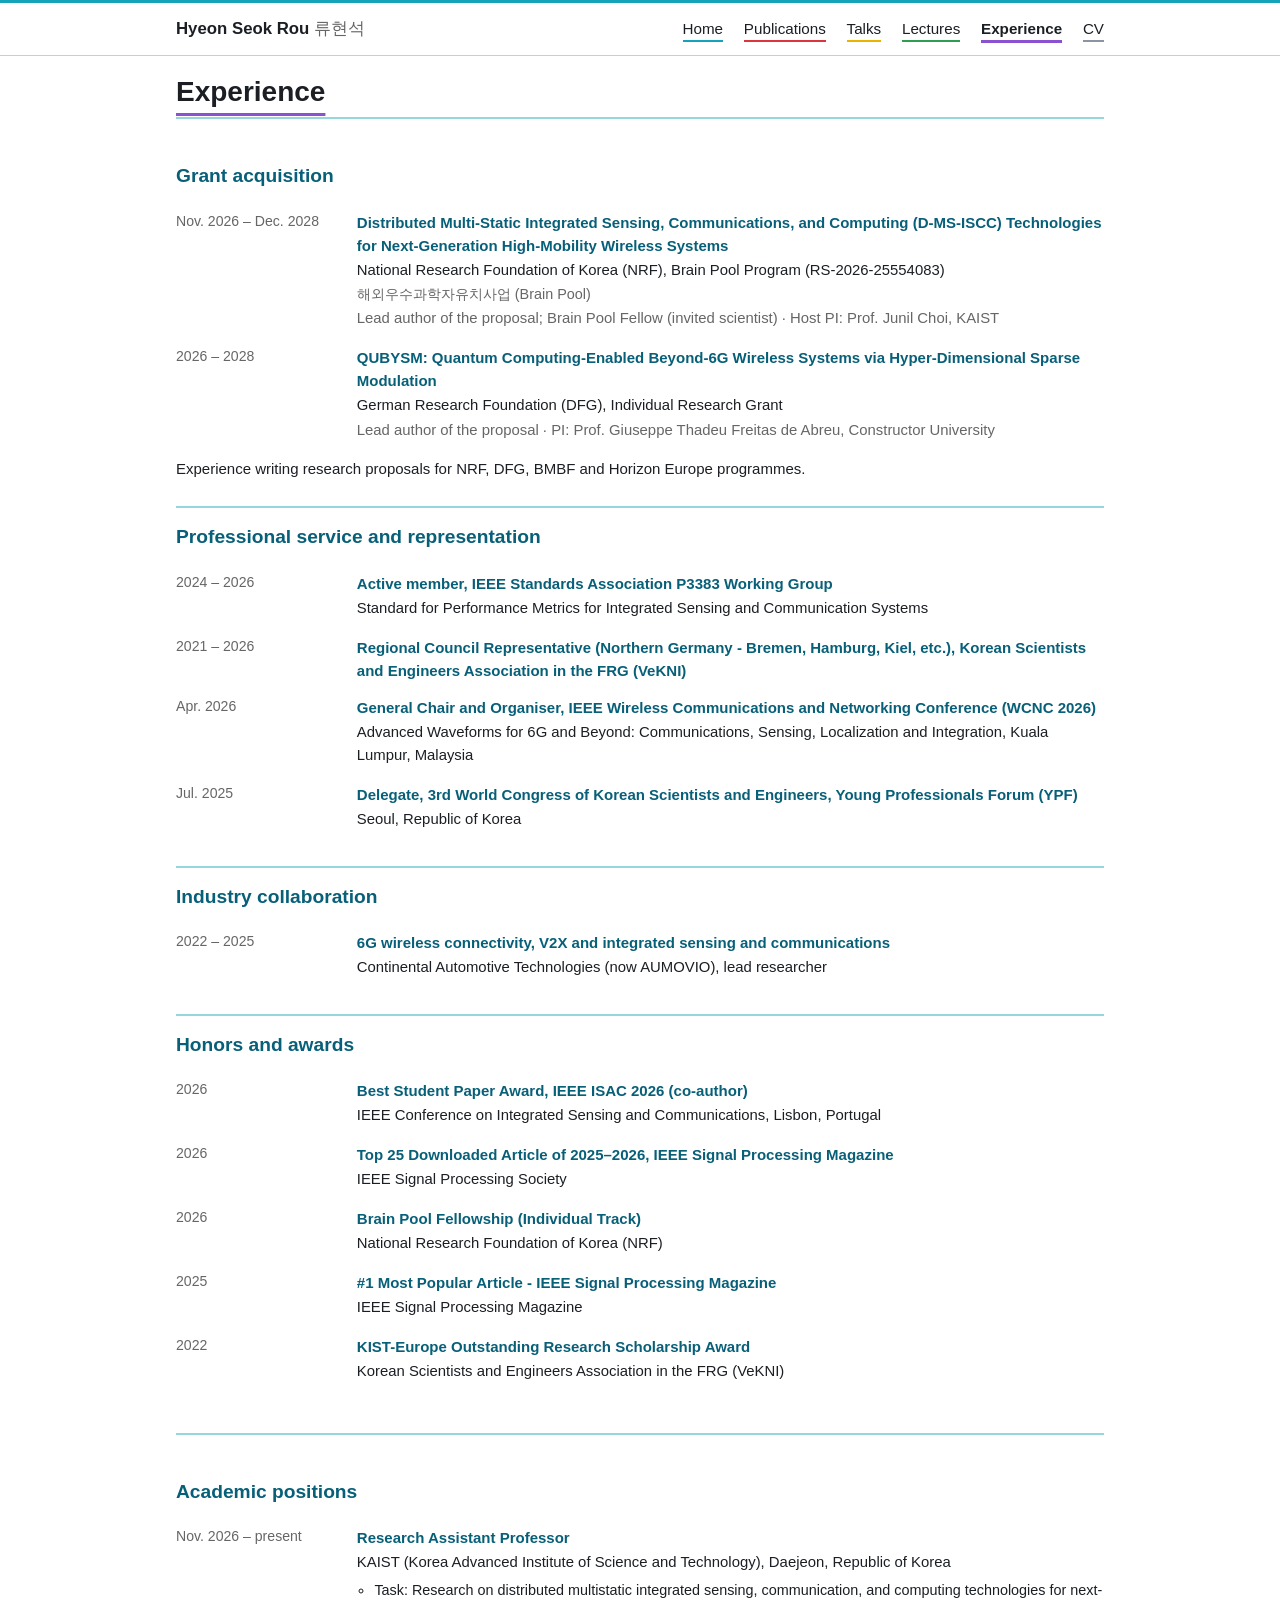
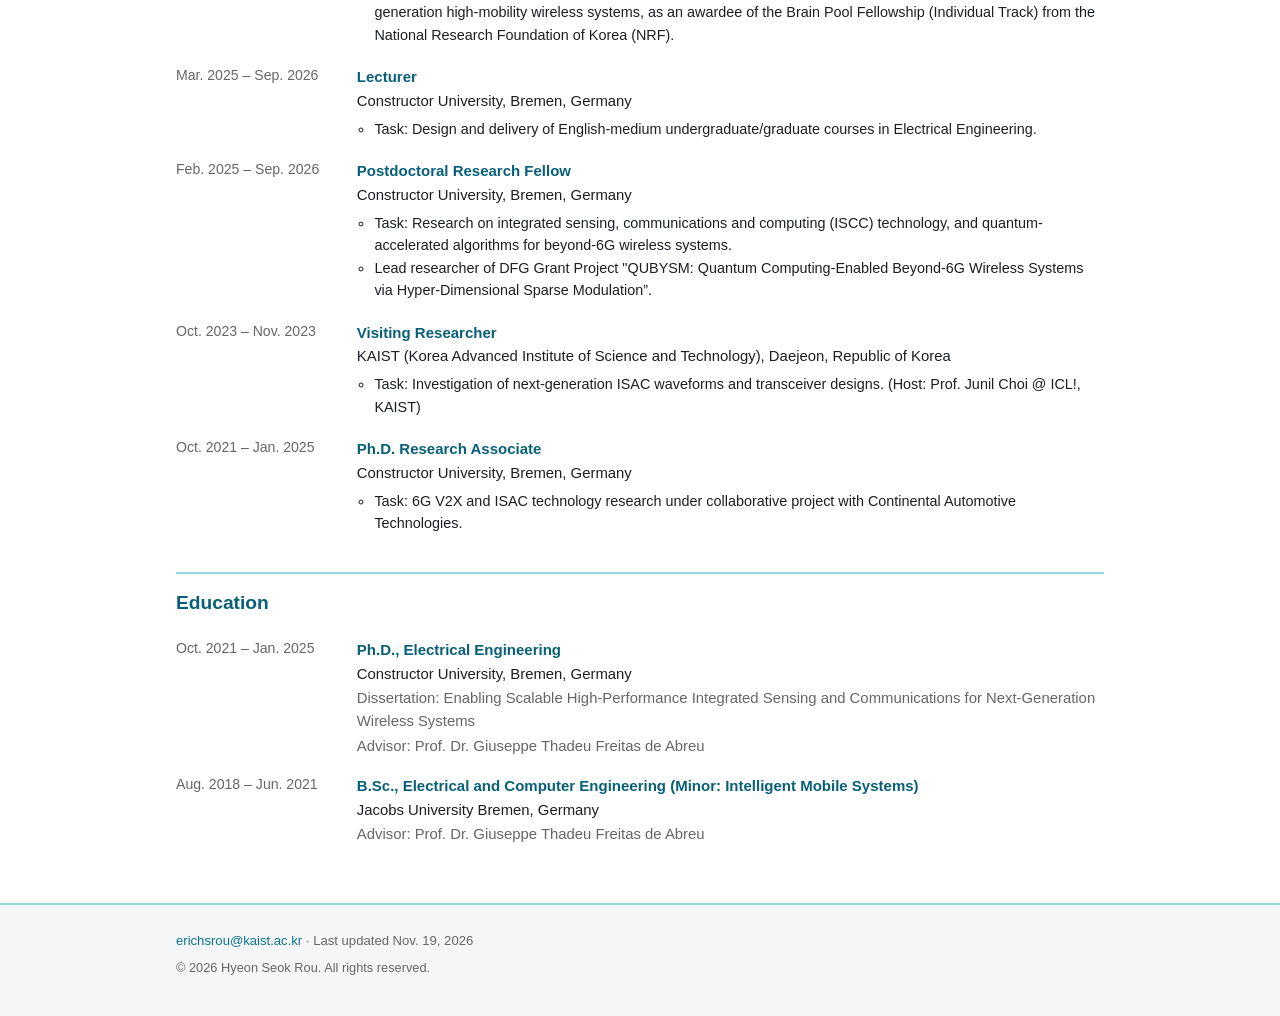
<file: experience.html>
<!doctype html>
<html lang="en">
<head>
<meta charset="utf-8">
<meta name="viewport" content="width=device-width, initial-scale=1">
<title>Experience | Hyeon Seok Rou</title>
<meta name="description" content="Professional service, grants, industry collaboration, academic positions, education and honors of Hyeon Seok Rou.">
<link rel="canonical" href="https://www.erichsrou.com/experience.html">
<meta property="og:type" content="website">
<meta property="og:title" content="Experience | Hyeon Seok Rou">
<meta property="og:description" content="Professional service, grants, industry collaboration, academic positions, education and honors of Hyeon Seok Rou.">
<meta property="og:url" content="https://www.erichsrou.com/experience.html">
<meta property="og:image" content="https://www.erichsrou.com/img/og.jpg">
<meta name="twitter:card" content="summary_large_image">
<meta name="twitter:title" content="Experience | Hyeon Seok Rou">
<meta name="twitter:description" content="Professional service, grants, industry collaboration, academic positions, education and honors of Hyeon Seok Rou.">
<meta name="twitter:image" content="https://www.erichsrou.com/img/og.jpg">
<link rel="stylesheet" href="css/site.css?v=3535508e">
<script src="js/site.js?v=3535508e" defer></script>
</head>
<body class="t-experience">
<a class="skip" href="#main">Skip to content</a>
<header class="top">
  <div class="wrap bar">
    <a class="brand" href="index.html">Hyeon Seok Rou <span lang="ko">류현석</span></a>
    <nav aria-label="Main">
      <ul>
        <li><a class="t-home" href="index.html">Home</a></li>
        <li><a class="t-publications" href="publications.html">Publications</a></li>
        <li><a class="t-talks" href="talks.html">Talks</a></li>
        <li><a class="t-lectures" href="lectures.html">Lectures</a></li>
        <li><a class="t-experience" href="experience.html" aria-current="page">Experience</a></li>
        <li><a class="t-cv" href="cv.html">CV</a></li>
      </ul>
    </nav>
  </div>
</header>
<main id="main" class="wrap">
<h1>Experience</h1>

<section aria-labelledby="grants">
  <h2 id="grants">Grant acquisition</h2>
  <ol class="timeline">
    <li class="item">
      <span class="when">Nov. 2026 – Dec. 2028</span>
      <div>
        <p class="t">Distributed Multi-Static Integrated Sensing, Communications, and Computing (D-MS-ISCC) Technologies for Next-Generation High-Mobility Wireless Systems</p>
        <p class="v">National Research Foundation of Korea (NRF), Brain Pool Program (RS-2026-25554083)</p>
        <p class="ko-line" lang="ko">해외우수과학자유치사업 (Brain Pool)</p>
        <p class="v muted">Lead author of the proposal; Brain Pool Fellow (invited scientist) · Host PI: Prof. Junil Choi, KAIST</p>
      </div>
    </li>
    <li class="item">
      <span class="when">2026 – 2028</span>
      <div>
        <p class="t">QUBYSM: Quantum Computing-Enabled Beyond-6G Wireless Systems via Hyper-Dimensional Sparse Modulation</p>
        <p class="v">German Research Foundation (DFG), Individual Research Grant</p>
        <p class="v muted">Lead author of the proposal · PI: Prof. Giuseppe Thadeu Freitas de Abreu, Constructor University</p>
      </div>
    </li>
  </ol>
  <p class="v">Experience writing research proposals for NRF, DFG, BMBF and Horizon Europe programmes.</p>
</section>

<section aria-labelledby="service">
  <h2 id="service">Professional service and representation</h2>
  <ol class="timeline">
    <li class="item">
      <span class="when">2024 – 2026</span>
      <div>
        <p class="t">Active member, IEEE Standards Association P3383 Working Group</p>
        <p class="v">Standard for Performance Metrics for Integrated Sensing and Communication Systems</p>
      </div>
    </li>
    <li class="item">
      <span class="when">2021 – 2026</span>
      <div>
        <p class="t">Regional Council Representative (Northern Germany - Bremen, Hamburg, Kiel, etc.), Korean Scientists and Engineers Association in the FRG (VeKNI)</p>
      </div>
    </li>
    <li class="item">
      <span class="when">Apr. 2026</span>
      <div>
        <p class="t">General Chair and Organiser, IEEE Wireless Communications and Networking Conference (WCNC 2026)</p>
        <p class="v">Advanced Waveforms for 6G and Beyond: Communications, Sensing, Localization and Integration, Kuala Lumpur, Malaysia</p>
      </div>
    </li>
    <li class="item">
      <span class="when">Jul. 2025</span>
      <div>
        <p class="t">Delegate, 3rd World Congress of Korean Scientists and Engineers, Young Professionals Forum (YPF)</p>
        <p class="v">Seoul, Republic of Korea</p>
      </div>
    </li>
  </ol>
</section>

<section aria-labelledby="industry">
  <h2 id="industry">Industry collaboration</h2>
  <ol class="timeline">
    <li class="item">
      <span class="when">2022 – 2025</span>
      <div><p class="t">6G wireless connectivity, V2X and integrated sensing and communications</p><p class="v">Continental Automotive Technologies (now AUMOVIO), lead researcher</p></div>
    </li>
  </ol>
</section>

<section aria-labelledby="honors">
  <h2 id="honors">Honors and awards</h2>
  <ol class="timeline">
    <li class="item">
      <span class="when">2026</span>
      <div><p class="t">Best Student Paper Award, IEEE ISAC 2026 (co-author)</p><p class="v">IEEE Conference on Integrated Sensing and Communications, Lisbon, Portugal</p></div>
    </li>
    <li class="item">
      <span class="when">2026</span>
      <div><p class="t">Top 25 Downloaded Article of 2025–2026, IEEE Signal Processing Magazine</p><p class="v">IEEE Signal Processing Society</p></div>
    </li>
    <li class="item">
      <span class="when">2026</span>
      <div><p class="t">Brain Pool Fellowship (Individual Track)</p><p class="v">National Research Foundation of Korea (NRF)</p></div>
    </li>
    <li class="item">
      <span class="when">2025</span>
      <div><p class="t">#1 Most Popular Article - IEEE Signal Processing Magazine</p><p class="v">IEEE Signal Processing Magazine</p></div>
    </li>
    <li class="item">
      <span class="when">2022</span>
      <div><p class="t">KIST-Europe Outstanding Research Scholarship Award</p><p class="v">Korean Scientists and Engineers Association in the FRG (VeKNI)</p></div>
    </li>
  </ol>
</section>

<hr class="divider">

<section aria-labelledby="exp">
  <h2 id="exp">Academic positions</h2>
  <ol class="timeline">
    <li class="item">
      <span class="when">Nov. 2026 – present</span>
      <div>
        <p class="t">Research Assistant Professor</p>
        <p class="v">KAIST (Korea Advanced Institute of Science and Technology), Daejeon, Republic of Korea</p>
        <ul class="det">
          <li>Task: Research on distributed multistatic integrated sensing, communication, and computing technologies for next-generation high-mobility wireless systems, as an awardee of the Brain Pool Fellowship (Individual Track) from the National Research Foundation of Korea (NRF).</li>
        </ul>
      </div>
    </li>
    <li class="item">
      <span class="when">Mar. 2025 – Sep. 2026</span>
      <div>
        <p class="t">Lecturer</p>
        <p class="v">Constructor University, Bremen, Germany</p>
        <ul class="det">
          <li>Task: Design and delivery of English-medium undergraduate/graduate courses in Electrical Engineering.</li>
        </ul>
      </div>
    </li>
    <li class="item">
      <span class="when">Feb. 2025 – Sep. 2026</span>
      <div>
        <p class="t">Postdoctoral Research Fellow</p>
        <p class="v">Constructor University, Bremen, Germany</p>
        <ul class="det">
          <li>Task: Research on integrated sensing, communications and computing (ISCC) technology, and quantum-accelerated algorithms for beyond-6G wireless systems.</li>
          <li>Lead researcher of DFG Grant Project &#34;QUBYSM: Quantum Computing-Enabled Beyond-6G Wireless Systems via Hyper-Dimensional Sparse Modulation”.</li>
        </ul>
      </div>
    </li>
    <li class="item">
      <span class="when">Oct. 2023 – Nov. 2023</span>
      <div>
        <p class="t">Visiting Researcher</p>
        <p class="v">KAIST (Korea Advanced Institute of Science and Technology), Daejeon, Republic of Korea</p>
        <ul class="det">
          <li>Task: Investigation of next-generation ISAC waveforms and transceiver designs. (Host: Prof. Junil Choi @ ICL!, KAIST)</li>
        </ul>
      </div>
    </li>
    <li class="item">
      <span class="when">Oct. 2021 – Jan. 2025</span>
      <div>
        <p class="t">Ph.D. Research Associate</p>
        <p class="v">Constructor University, Bremen, Germany</p>
        <ul class="det">
          <li>Task: 6G V2X and ISAC technology research under collaborative project with Continental Automotive Technologies.</li>
        </ul>
      </div>
    </li>
  </ol>
</section>

<section aria-labelledby="edu">
  <h2 id="edu">Education</h2>
  <ol class="timeline">
    <li class="item">
      <span class="when">Oct. 2021 – Jan. 2025</span>
      <div>
        <p class="t">Ph.D., Electrical Engineering</p>
        <p class="v">Constructor University, Bremen, Germany</p>
        <p class="v muted">Dissertation: Enabling Scalable High-Performance Integrated Sensing and Communications for Next-Generation Wireless Systems</p>
        <p class="v muted">Advisor: Prof. Dr. Giuseppe Thadeu Freitas de Abreu</p>
      </div>
    </li>
    <li class="item">
      <span class="when">Aug. 2018 – Jun. 2021</span>
      <div>
        <p class="t">B.Sc., Electrical and Computer Engineering (Minor: Intelligent Mobile Systems)</p>
        <p class="v">Jacobs University Bremen, Germany</p>
        <p class="v muted">Advisor: Prof. Dr. Giuseppe Thadeu Freitas de Abreu</p>
      </div>
    </li>
  </ol>
</section>
</main>
<footer>
  <div class="wrap">
    <p><span class="email" data-u="erichsrou" data-d="kaist.ac.kr">erichsrou [at] kaist [dot] ac [dot] kr</span>
    · Last updated Nov. 19, 2026</p>
    <p class="copy">&copy; 2026 Hyeon Seok Rou. All rights reserved.</p>
  </div>
</footer>
</body>
</html>
</file>
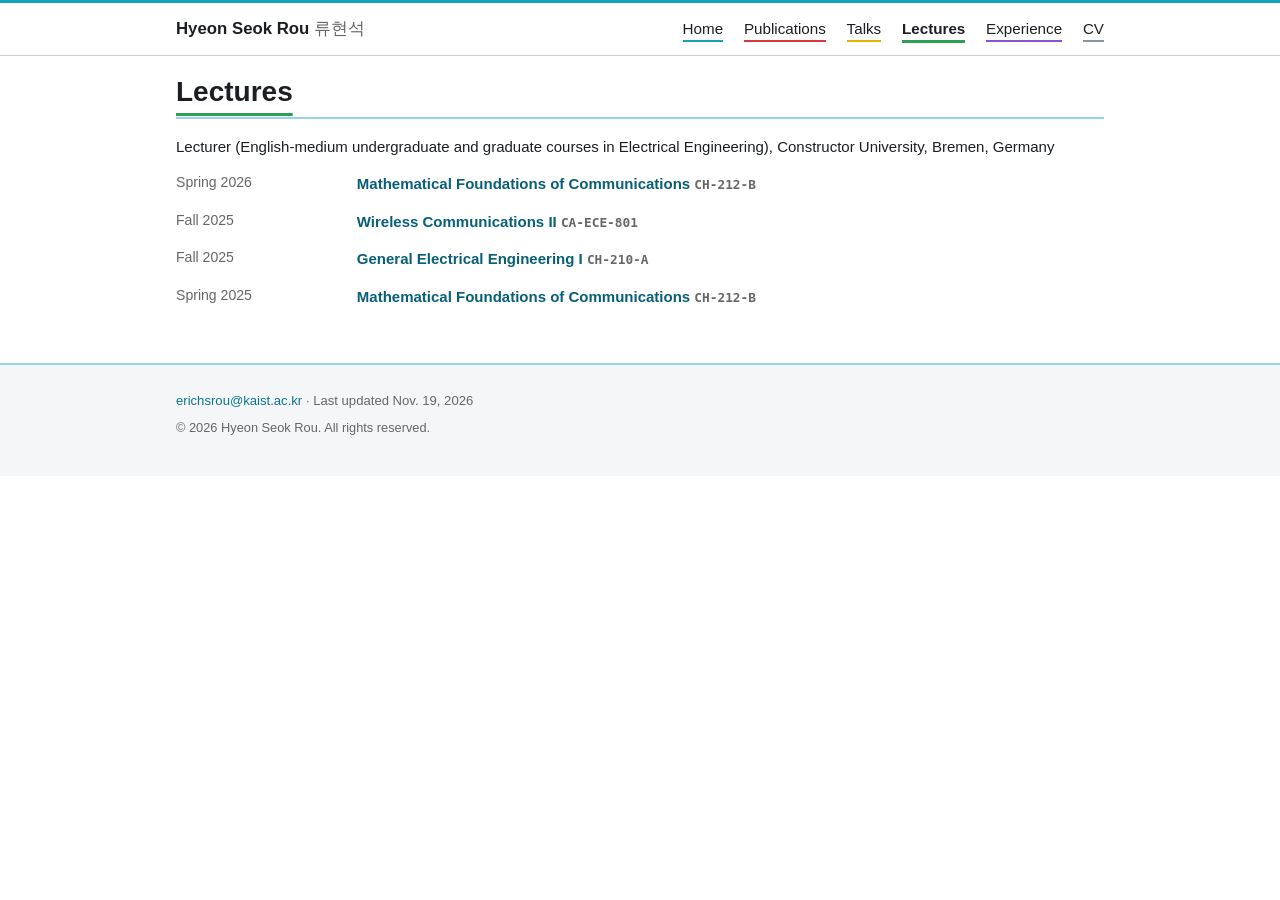
<file: lectures.html>
<!doctype html>
<html lang="en">
<head>
<meta charset="utf-8">
<meta name="viewport" content="width=device-width, initial-scale=1">
<title>Lectures | Hyeon Seok Rou</title>
<meta name="description" content="University courses taught by Hyeon Seok Rou.">
<link rel="canonical" href="https://www.erichsrou.com/lectures.html">
<meta property="og:type" content="website">
<meta property="og:title" content="Lectures | Hyeon Seok Rou">
<meta property="og:description" content="University courses taught by Hyeon Seok Rou.">
<meta property="og:url" content="https://www.erichsrou.com/lectures.html">
<meta property="og:image" content="https://www.erichsrou.com/img/og.jpg">
<meta name="twitter:card" content="summary_large_image">
<meta name="twitter:title" content="Lectures | Hyeon Seok Rou">
<meta name="twitter:description" content="University courses taught by Hyeon Seok Rou.">
<meta name="twitter:image" content="https://www.erichsrou.com/img/og.jpg">
<link rel="stylesheet" href="css/site.css?v=3535508e">
<script src="js/site.js?v=3535508e" defer></script>
</head>
<body class="t-lectures">
<a class="skip" href="#main">Skip to content</a>
<header class="top">
  <div class="wrap bar">
    <a class="brand" href="index.html">Hyeon Seok Rou <span lang="ko">류현석</span></a>
    <nav aria-label="Main">
      <ul>
        <li><a class="t-home" href="index.html">Home</a></li>
        <li><a class="t-publications" href="publications.html">Publications</a></li>
        <li><a class="t-talks" href="talks.html">Talks</a></li>
        <li><a class="t-lectures" href="lectures.html" aria-current="page">Lectures</a></li>
        <li><a class="t-experience" href="experience.html">Experience</a></li>
        <li><a class="t-cv" href="cv.html">CV</a></li>
      </ul>
    </nav>
  </div>
</header>
<main id="main" class="wrap">
<h1>Lectures</h1>
<p class="v">Lecturer (English-medium undergraduate and graduate courses in Electrical Engineering), Constructor University, Bremen, Germany</p>
<ol class="timeline">
  <li class="item">
    <span class="when">Spring 2026</span>
    <div><p class="t">Mathematical Foundations of Communications <span class="key">CH-212-B</span></p></div>
  </li>
  <li class="item">
    <span class="when">Fall 2025</span>
    <div><p class="t">Wireless Communications II <span class="key">CA-ECE-801</span></p></div>
  </li>
  <li class="item">
    <span class="when">Fall 2025</span>
    <div><p class="t">General Electrical Engineering I <span class="key">CH-210-A</span></p></div>
  </li>
  <li class="item">
    <span class="when">Spring 2025</span>
    <div><p class="t">Mathematical Foundations of Communications <span class="key">CH-212-B</span></p></div>
  </li>
</ol>
</main>
<footer>
  <div class="wrap">
    <p><span class="email" data-u="erichsrou" data-d="kaist.ac.kr">erichsrou [at] kaist [dot] ac [dot] kr</span>
    · Last updated Nov. 19, 2026</p>
    <p class="copy">&copy; 2026 Hyeon Seok Rou. All rights reserved.</p>
  </div>
</footer>
</body>
</html>
</file>
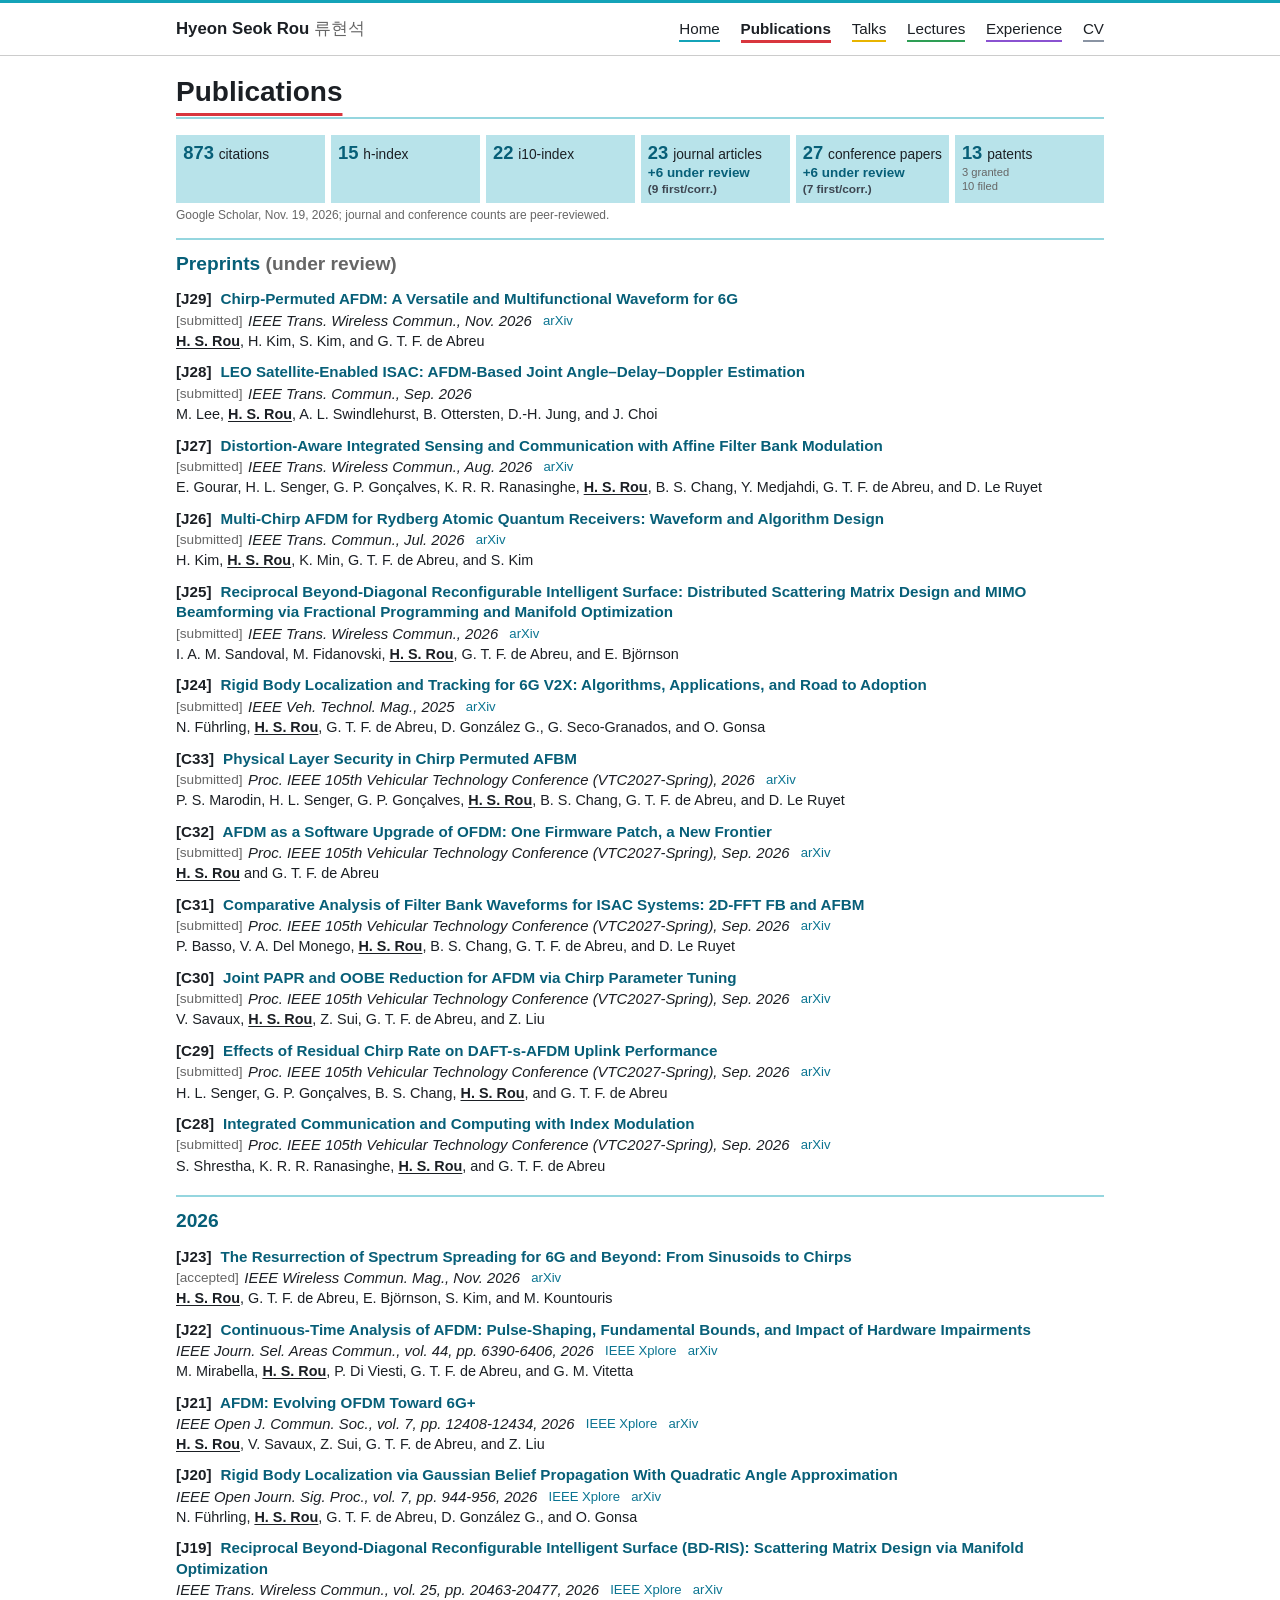
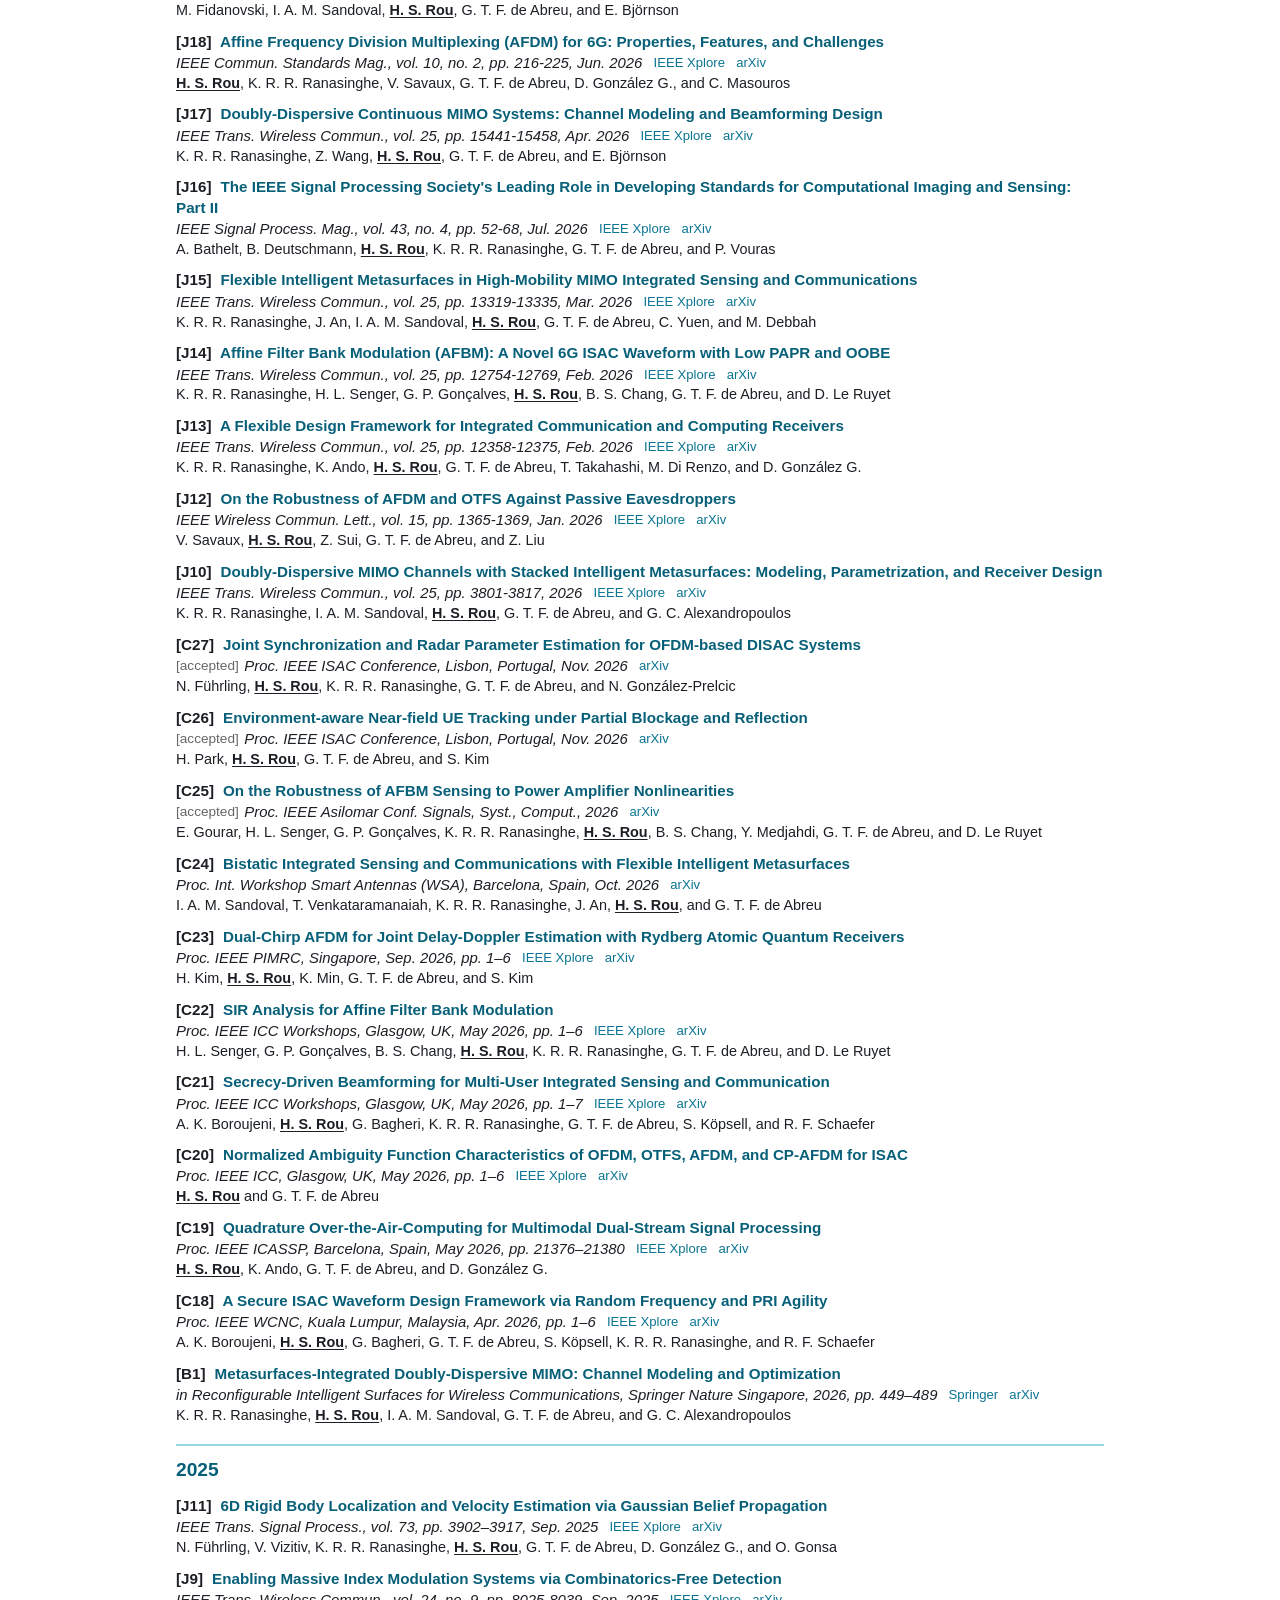
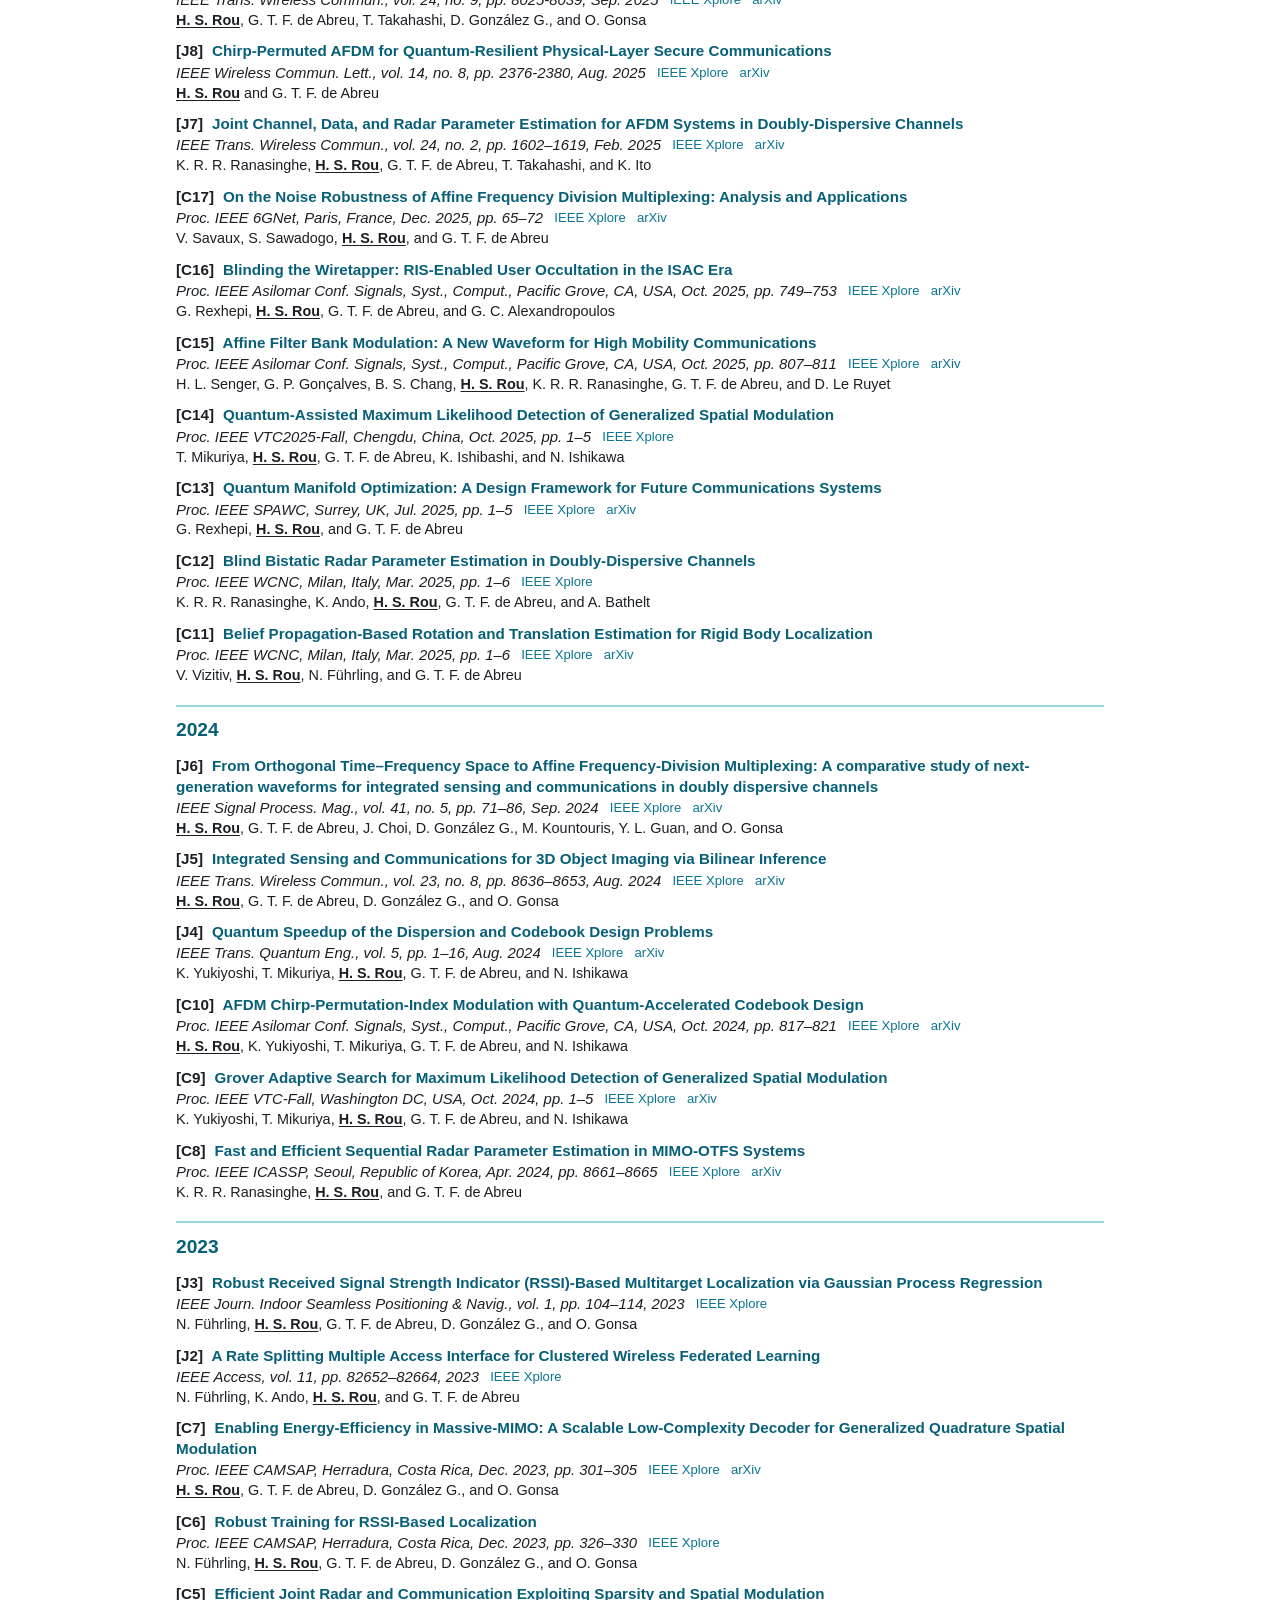
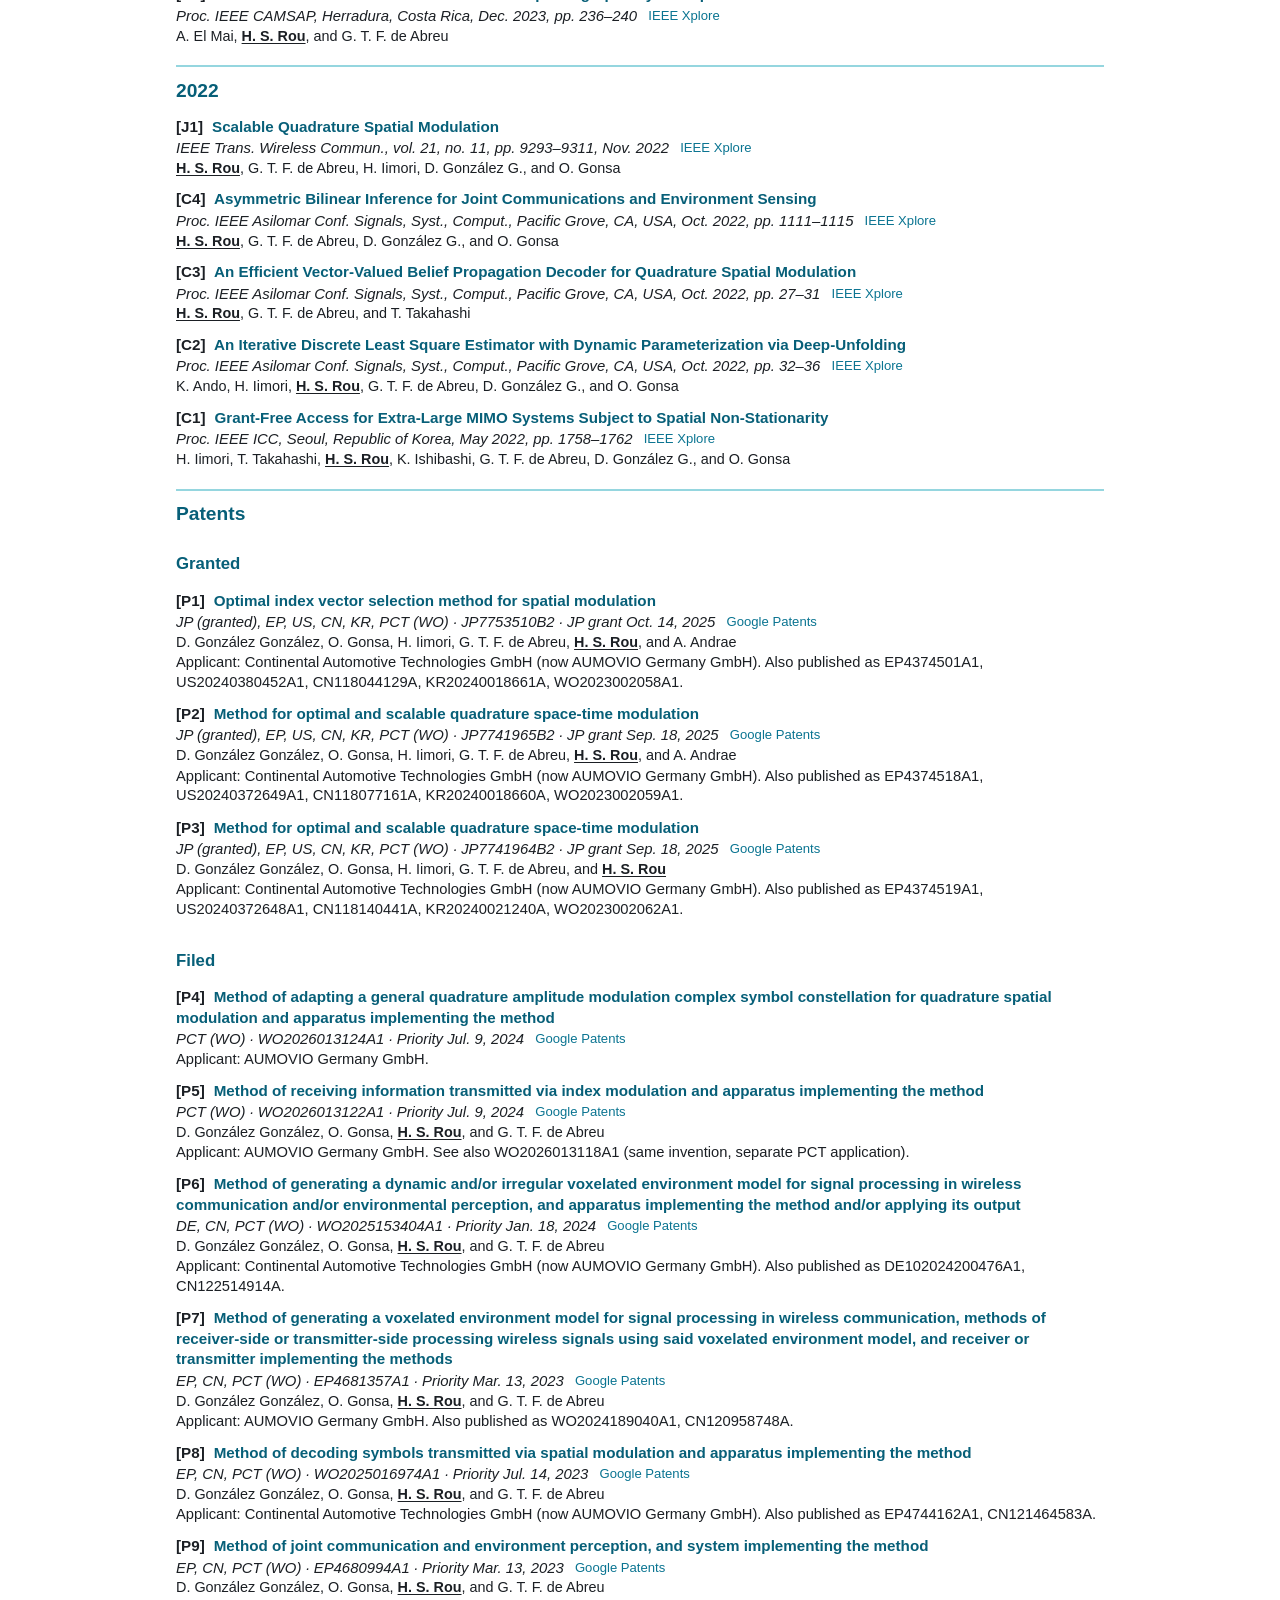
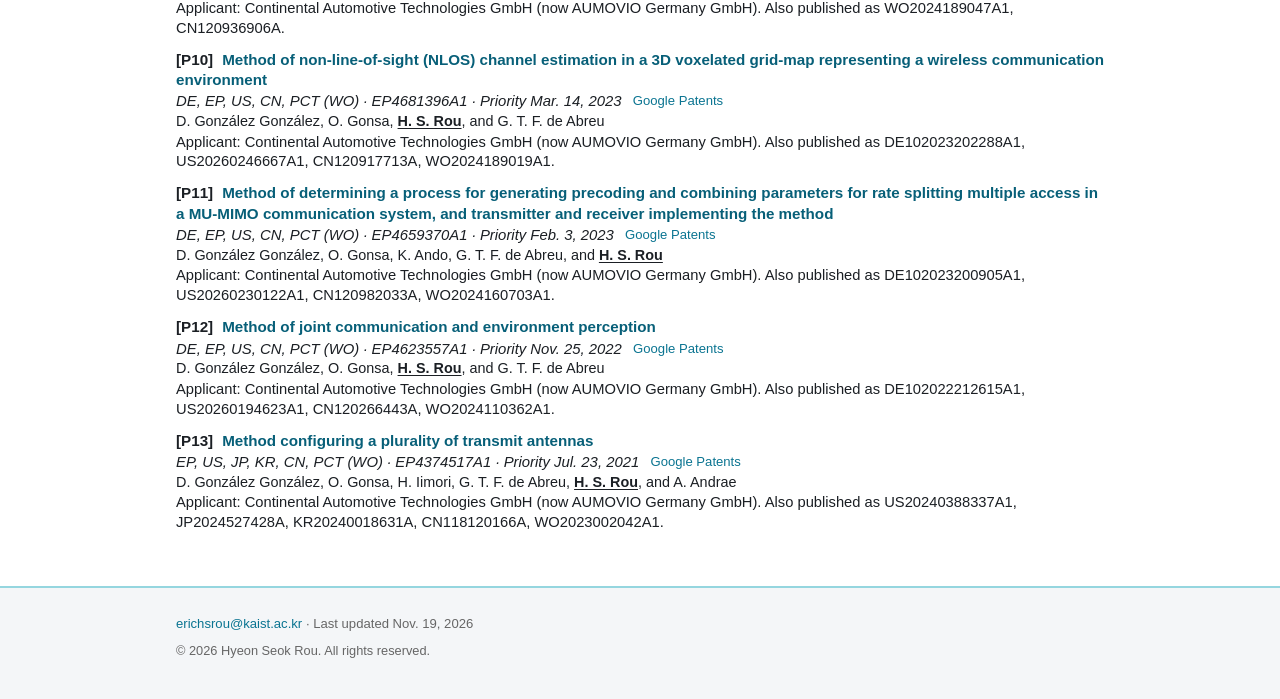
<file: publications.html>
<!doctype html>
<html lang="en">
<head>
<meta charset="utf-8">
<meta name="viewport" content="width=device-width, initial-scale=1">
<title>Publications | Hyeon Seok Rou</title>
<meta name="description" content="Journal articles, conference papers, preprints, book chapters and patents of Hyeon Seok Rou.">
<link rel="canonical" href="https://www.erichsrou.com/publications.html">
<meta property="og:type" content="website">
<meta property="og:title" content="Publications | Hyeon Seok Rou">
<meta property="og:description" content="Journal articles, conference papers, preprints, book chapters and patents of Hyeon Seok Rou.">
<meta property="og:url" content="https://www.erichsrou.com/publications.html">
<meta property="og:image" content="https://www.erichsrou.com/img/og.jpg">
<meta name="twitter:card" content="summary_large_image">
<meta name="twitter:title" content="Publications | Hyeon Seok Rou">
<meta name="twitter:description" content="Journal articles, conference papers, preprints, book chapters and patents of Hyeon Seok Rou.">
<meta name="twitter:image" content="https://www.erichsrou.com/img/og.jpg">
<link rel="stylesheet" href="css/site.css?v=3535508e">
<script src="js/site.js?v=3535508e" defer></script>
<script type="application/ld+json">{"@context":"https://schema.org","@graph":[{"@type":"ScholarlyArticle","author":[{"@type":"Person","name":"M. Lee"},{"@type":"Person","name":"H. S. Rou"},{"@type":"Person","name":"A. L. Swindlehurst"},{"@type":"Person","name":"B. Ottersten"},{"@type":"Person","name":"D.-H. Jung"},{"@type":"Person","name":"J. Choi"}],"datePublished":"2026","identifier":"JP5","isPartOf":{"@type":"Periodical","name":"IEEE Trans. Commun."},"name":"LEO Satellite-Enabled ISAC: AFDM-Based Joint Angle\u2013Delay\u2013Doppler Estimation"},{"@type":"ScholarlyArticle","author":[{"@type":"Person","name":"E. Gourar"},{"@type":"Person","name":"H. L. Senger"},{"@type":"Person","name":"G. P. Gon\u00e7alves"},{"@type":"Person","name":"K. R. R. Ranasinghe"},{"@type":"Person","name":"H. S. Rou"},{"@type":"Person","name":"B. S. Chang"},{"@type":"Person","name":"Y. Medjahdi"},{"@type":"Person","name":"G. T. F. de Abreu"},{"@type":"Person","name":"D. Le Ruyet"}],"datePublished":"2026","identifier":"JP4","isPartOf":{"@type":"Periodical","name":"IEEE Trans. Wireless Commun."},"name":"Distortion-Aware Integrated Sensing and Communication with Affine Filter Bank Modulation"},{"@type":"ScholarlyArticle","author":[{"@type":"Person","name":"H. Kim"},{"@type":"Person","name":"H. S. Rou"},{"@type":"Person","name":"K. Min"},{"@type":"Person","name":"G. T. F. de Abreu"},{"@type":"Person","name":"S. Kim"}],"datePublished":"2026","identifier":"JP3","isPartOf":{"@type":"Periodical","name":"IEEE Trans. Commun."},"name":"Multi-Chirp AFDM for Rydberg Atomic Quantum Receivers: Waveform and Algorithm Design"},{"@type":"ScholarlyArticle","author":[{"@type":"Person","name":"M. Mirabella"},{"@type":"Person","name":"H. S. Rou"},{"@type":"Person","name":"P. Di Viesti"},{"@type":"Person","name":"G. T. F. de Abreu"},{"@type":"Person","name":"G. M. Vitetta"}],"datePublished":"2026","identifier":"J22","isPartOf":{"@type":"Periodical","name":"IEEE Journ. Sel. Areas Commun."},"name":"Continuous-Time Analysis of AFDM: Pulse-Shaping, Fundamental Bounds, and Impact of Hardware Impairments","sameAs":"https://doi.org/10.1109/jsac.2026.3751260"},{"@type":"ScholarlyArticle","author":[{"@type":"Person","name":"H. S. Rou"},{"@type":"Person","name":"G. T. F. de Abreu"},{"@type":"Person","name":"E. Bj\u00f6rnson"},{"@type":"Person","name":"S. Kim"},{"@type":"Person","name":"M. Kountouris"}],"datePublished":"2026","identifier":"J23","isPartOf":{"@type":"Periodical","name":"IEEE Wireless Commun. Mag."},"name":"The Resurrection of Spectrum Spreading for 6G and Beyond: From Sinusoids to Chirps"},{"@type":"ScholarlyArticle","author":[{"@type":"Person","name":"I. A. M. Sandoval"},{"@type":"Person","name":"M. Fidanovski"},{"@type":"Person","name":"H. S. Rou"},{"@type":"Person","name":"G. T. F. de Abreu"},{"@type":"Person","name":"E. Bj\u00f6rnson"}],"datePublished":"2026","identifier":"JP2","isPartOf":{"@type":"Periodical","name":"IEEE Trans. Wireless Commun."},"name":"Reciprocal Beyond-Diagonal Reconfigurable Intelligent Surface: Distributed Scattering Matrix Design and MIMO Beamforming via Fractional Programming and Manifold Optimization"},{"@type":"ScholarlyArticle","author":[{"@type":"Person","name":"N. F\u00fchrling"},{"@type":"Person","name":"H. S. Rou"},{"@type":"Person","name":"G. T. F. de Abreu"},{"@type":"Person","name":"D. Gonz\u00e1lez G."},{"@type":"Person","name":"G. Seco-Granados"},{"@type":"Person","name":"O. Gonsa"}],"datePublished":"2025","identifier":"JP1","isPartOf":{"@type":"Periodical","name":"IEEE Veh. Technol. Mag."},"name":"Rigid Body Localization and Tracking for 6G V2X: Algorithms, Applications, and Road to Adoption"},{"@type":"ScholarlyArticle","author":[{"@type":"Person","name":"H. S. Rou"},{"@type":"Person","name":"H. Kim"},{"@type":"Person","name":"S. Kim"},{"@type":"Person","name":"G. T. F. de Abreu"}],"datePublished":"2026","identifier":"JP6","isPartOf":{"@type":"Periodical","name":"IEEE Trans. Wireless Commun."},"name":"Chirp-Permuted AFDM: A Versatile and Multifunctional Waveform for 6G"},{"@type":"ScholarlyArticle","author":[{"@type":"Person","name":"H. S. Rou"},{"@type":"Person","name":"V. Savaux"},{"@type":"Person","name":"Z. Sui"},{"@type":"Person","name":"G. T. F. de Abreu"},{"@type":"Person","name":"Z. Liu"}],"datePublished":"2026","identifier":"J21","isPartOf":{"@type":"Periodical","name":"IEEE Open J. Commun. Soc."},"name":"AFDM: Evolving OFDM Toward 6G+","sameAs":"https://doi.org/10.1109/ojcoms.2026.3736258"},{"@type":"ScholarlyArticle","author":[{"@type":"Person","name":"N. F\u00fchrling"},{"@type":"Person","name":"H. S. Rou"},{"@type":"Person","name":"G. T. F. de Abreu"},{"@type":"Person","name":"D. Gonz\u00e1lez G."},{"@type":"Person","name":"O. Gonsa"}],"datePublished":"2026","identifier":"J20","isPartOf":{"@type":"Periodical","name":"IEEE Open Journ. Sig. Proc."},"name":"Rigid Body Localization via Gaussian Belief Propagation With Quadratic Angle Approximation","sameAs":"https://doi.org/10.1109/ojsp.2026.3731121"},{"@type":"ScholarlyArticle","author":[{"@type":"Person","name":"M. Fidanovski"},{"@type":"Person","name":"I. A. M. Sandoval"},{"@type":"Person","name":"H. S. Rou"},{"@type":"Person","name":"G. T. F. de Abreu"},{"@type":"Person","name":"E. Bj\u00f6rnson"}],"datePublished":"2026","identifier":"J19","isPartOf":{"@type":"Periodical","name":"IEEE Trans. Wireless Commun."},"name":"Reciprocal Beyond-Diagonal Reconfigurable Intelligent Surface (BD-RIS): Scattering Matrix Design via Manifold Optimization","sameAs":"https://doi.org/10.1109/twc.2026.3713807"},{"@type":"ScholarlyArticle","author":[{"@type":"Person","name":"H. S. Rou"},{"@type":"Person","name":"K. R. R. Ranasinghe"},{"@type":"Person","name":"V. Savaux"},{"@type":"Person","name":"G. T. F. de Abreu"},{"@type":"Person","name":"D. Gonz\u00e1lez G."},{"@type":"Person","name":"C. Masouros"}],"datePublished":"2026","identifier":"J18","isPartOf":{"@type":"Periodical","name":"IEEE Commun. Standards Mag."},"name":"Affine Frequency Division Multiplexing (AFDM) for 6G: Properties, Features, and Challenges","sameAs":"https://doi.org/10.1109/mcomstd.2025.3643183"},{"@type":"ScholarlyArticle","author":[{"@type":"Person","name":"K. R. R. Ranasinghe"},{"@type":"Person","name":"Z. Wang"},{"@type":"Person","name":"H. S. Rou"},{"@type":"Person","name":"G. T. F. de Abreu"},{"@type":"Person","name":"E. Bj\u00f6rnson"}],"datePublished":"2026","identifier":"J17","isPartOf":{"@type":"Periodical","name":"IEEE Trans. Wireless Commun."},"name":"Doubly-Dispersive Continuous MIMO Systems: Channel Modeling and Beamforming Design","sameAs":"https://doi.org/10.1109/twc.2026.3682880"},{"@type":"ScholarlyArticle","author":[{"@type":"Person","name":"A. Bathelt"},{"@type":"Person","name":"B. Deutschmann"},{"@type":"Person","name":"H. S. Rou"},{"@type":"Person","name":"K. R. R. Ranasinghe"},{"@type":"Person","name":"G. T. F. de Abreu"},{"@type":"Person","name":"P. Vouras"}],"datePublished":"2026","identifier":"J16","isPartOf":{"@type":"Periodical","name":"IEEE Signal Process. Mag."},"name":"The IEEE Signal Processing Society's Leading Role in Developing Standards for Computational Imaging and Sensing: Part II","sameAs":"https://doi.org/10.1109/msp.2026.3680073"},{"@type":"ScholarlyArticle","author":[{"@type":"Person","name":"K. R. R. Ranasinghe"},{"@type":"Person","name":"J. An"},{"@type":"Person","name":"I. A. M. Sandoval"},{"@type":"Person","name":"H. S. Rou"},{"@type":"Person","name":"G. T. F. de Abreu"},{"@type":"Person","name":"C. Yuen"},{"@type":"Person","name":"M. Debbah"}],"datePublished":"2026","identifier":"J15","isPartOf":{"@type":"Periodical","name":"IEEE Trans. Wireless Commun."},"name":"Flexible Intelligent Metasurfaces in High-Mobility MIMO Integrated Sensing and Communications","sameAs":"https://doi.org/10.1109/twc.2026.3668992"},{"@type":"ScholarlyArticle","author":[{"@type":"Person","name":"K. R. R. Ranasinghe"},{"@type":"Person","name":"H. L. Senger"},{"@type":"Person","name":"G. P. Gon\u00e7alves"},{"@type":"Person","name":"H. S. Rou"},{"@type":"Person","name":"B. S. Chang"},{"@type":"Person","name":"G. T. F. de Abreu"},{"@type":"Person","name":"D. Le Ruyet"}],"datePublished":"2026","identifier":"J14","isPartOf":{"@type":"Periodical","name":"IEEE Trans. Wireless Commun."},"name":"Affine Filter Bank Modulation (AFBM): A Novel 6G ISAC Waveform with Low PAPR and OOBE","sameAs":"https://doi.org/10.1109/twc.2026.3666362"},{"@type":"ScholarlyArticle","author":[{"@type":"Person","name":"K. R. R. Ranasinghe"},{"@type":"Person","name":"K. Ando"},{"@type":"Person","name":"H. S. Rou"},{"@type":"Person","name":"G. T. F. de Abreu"},{"@type":"Person","name":"T. Takahashi"},{"@type":"Person","name":"M. Di Renzo"},{"@type":"Person","name":"D. Gonz\u00e1lez G."}],"datePublished":"2026","identifier":"J13","isPartOf":{"@type":"Periodical","name":"IEEE Trans. Wireless Commun."},"name":"A Flexible Design Framework for Integrated Communication and Computing Receivers","sameAs":"https://doi.org/10.1109/twc.2026.3660841"},{"@type":"ScholarlyArticle","author":[{"@type":"Person","name":"V. Savaux"},{"@type":"Person","name":"H. S. Rou"},{"@type":"Person","name":"Z. Sui"},{"@type":"Person","name":"G. T. F. de Abreu"},{"@type":"Person","name":"Z. Liu"}],"datePublished":"2026","identifier":"J12","isPartOf":{"@type":"Periodical","name":"IEEE Wireless Commun. Lett."},"name":"On the Robustness of AFDM and OTFS Against Passive Eavesdroppers","sameAs":"https://doi.org/10.1109/lwc.2026.3652789"},{"@type":"ScholarlyArticle","author":[{"@type":"Person","name":"N. F\u00fchrling"},{"@type":"Person","name":"V. Vizitiv"},{"@type":"Person","name":"K. R. R. Ranasinghe"},{"@type":"Person","name":"H. S. Rou"},{"@type":"Person","name":"G. T. F. de Abreu"},{"@type":"Person","name":"D. Gonz\u00e1lez G."},{"@type":"Person","name":"O. Gonsa"}],"datePublished":"2025","identifier":"J11","isPartOf":{"@type":"Periodical","name":"IEEE Trans. Signal Process."},"name":"6D Rigid Body Localization and Velocity Estimation via Gaussian Belief Propagation","sameAs":"https://doi.org/10.1109/tsp.2025.3614284"},{"@type":"ScholarlyArticle","author":[{"@type":"Person","name":"K. R. R. Ranasinghe"},{"@type":"Person","name":"I. A. M. Sandoval"},{"@type":"Person","name":"H. S. Rou"},{"@type":"Person","name":"G. T. F. de Abreu"},{"@type":"Person","name":"G. C. Alexandropoulos"}],"datePublished":"2026","identifier":"J10","isPartOf":{"@type":"Periodical","name":"IEEE Trans. Wireless Commun."},"name":"Doubly-Dispersive MIMO Channels with Stacked Intelligent Metasurfaces: Modeling, Parametrization, and Receiver Design","sameAs":"https://doi.org/10.1109/twc.2025.3605839"},{"@type":"ScholarlyArticle","author":[{"@type":"Person","name":"H. S. Rou"},{"@type":"Person","name":"G. T. F. de Abreu"},{"@type":"Person","name":"T. Takahashi"},{"@type":"Person","name":"D. Gonz\u00e1lez G."},{"@type":"Person","name":"O. Gonsa"}],"datePublished":"2025","identifier":"J9","isPartOf":{"@type":"Periodical","name":"IEEE Trans. Wireless Commun."},"name":"Enabling Massive Index Modulation Systems via Combinatorics-Free Detection","sameAs":"https://doi.org/10.1109/twc.2025.3564159"},{"@type":"ScholarlyArticle","author":[{"@type":"Person","name":"H. S. Rou"},{"@type":"Person","name":"G. T. F. de Abreu"}],"datePublished":"2025","identifier":"J8","isPartOf":{"@type":"Periodical","name":"IEEE Wireless Commun. Lett."},"name":"Chirp-Permuted AFDM for Quantum-Resilient Physical-Layer Secure Communications","sameAs":"https://doi.org/10.1109/lwc.2025.3570004"},{"@type":"ScholarlyArticle","author":[{"@type":"Person","name":"K. R. R. Ranasinghe"},{"@type":"Person","name":"H. S. Rou"},{"@type":"Person","name":"G. T. F. de Abreu"},{"@type":"Person","name":"T. Takahashi"},{"@type":"Person","name":"K. Ito"}],"datePublished":"2025","identifier":"J7","isPartOf":{"@type":"Periodical","name":"IEEE Trans. Wireless Commun."},"name":"Joint Channel, Data, and Radar Parameter Estimation for AFDM Systems in Doubly-Dispersive Channels","sameAs":"https://doi.org/10.1109/twc.2024.3510935"},{"@type":"ScholarlyArticle","author":[{"@type":"Person","name":"H. S. Rou"},{"@type":"Person","name":"G. T. F. de Abreu"},{"@type":"Person","name":"J. Choi"},{"@type":"Person","name":"D. Gonz\u00e1lez G."},{"@type":"Person","name":"M. Kountouris"},{"@type":"Person","name":"Y. L. Guan"},{"@type":"Person","name":"O. Gonsa"}],"datePublished":"2024","identifier":"J6","isPartOf":{"@type":"Periodical","name":"IEEE Signal Process. Mag."},"name":"From Orthogonal Time\u2013Frequency Space to Affine Frequency-Division Multiplexing: A comparative study of next-generation waveforms for integrated sensing and communications in doubly dispersive channels","sameAs":"https://doi.org/10.1109/msp.2024.3422653"},{"@type":"ScholarlyArticle","author":[{"@type":"Person","name":"H. S. Rou"},{"@type":"Person","name":"G. T. F. de Abreu"},{"@type":"Person","name":"D. Gonz\u00e1lez G."},{"@type":"Person","name":"O. Gonsa"}],"datePublished":"2024","identifier":"J5","isPartOf":{"@type":"Periodical","name":"IEEE Trans. Wireless Commun."},"name":"Integrated Sensing and Communications for 3D Object Imaging via Bilinear Inference","sameAs":"https://doi.org/10.1109/twc.2024.3352975"},{"@type":"ScholarlyArticle","author":[{"@type":"Person","name":"K. Yukiyoshi"},{"@type":"Person","name":"T. Mikuriya"},{"@type":"Person","name":"H. S. Rou"},{"@type":"Person","name":"G. T. F. de Abreu"},{"@type":"Person","name":"N. Ishikawa"}],"datePublished":"2024","identifier":"J4","isPartOf":{"@type":"Periodical","name":"IEEE Trans. Quantum Eng."},"name":"Quantum Speedup of the Dispersion and Codebook Design Problems","sameAs":"https://doi.org/10.1109/tqe.2024.3450852"},{"@type":"ScholarlyArticle","author":[{"@type":"Person","name":"N. F\u00fchrling"},{"@type":"Person","name":"H. S. Rou"},{"@type":"Person","name":"G. T. F. de Abreu"},{"@type":"Person","name":"D. Gonz\u00e1lez G."},{"@type":"Person","name":"O. Gonsa"}],"datePublished":"2023","identifier":"J3","isPartOf":{"@type":"Periodical","name":"IEEE Journ. Indoor Seamless Positioning & Navig."},"name":"Robust Received Signal Strength Indicator (RSSI)-Based Multitarget Localization via Gaussian Process Regression","sameAs":"https://doi.org/10.1109/jispin.2023.3332033"},{"@type":"ScholarlyArticle","author":[{"@type":"Person","name":"N. F\u00fchrling"},{"@type":"Person","name":"K. Ando"},{"@type":"Person","name":"H. S. Rou"},{"@type":"Person","name":"G. T. F. de Abreu"}],"datePublished":"2023","identifier":"J2","isPartOf":{"@type":"Periodical","name":"IEEE Access"},"name":"A Rate Splitting Multiple Access Interface for Clustered Wireless Federated Learning","sameAs":"https://doi.org/10.1109/access.2023.3301468"},{"@type":"ScholarlyArticle","author":[{"@type":"Person","name":"H. S. Rou"},{"@type":"Person","name":"G. T. F. de Abreu"},{"@type":"Person","name":"H. Iimori"},{"@type":"Person","name":"D. Gonz\u00e1lez G."},{"@type":"Person","name":"O. Gonsa"}],"datePublished":"2022","identifier":"J1","isPartOf":{"@type":"Periodical","name":"IEEE Trans. Wireless Commun."},"name":"Scalable Quadrature Spatial Modulation","sameAs":"https://doi.org/10.1109/twc.2022.3175579"},{"@type":"ScholarlyArticle","author":[{"@type":"Person","name":"P. S. Marodin"},{"@type":"Person","name":"H. L. Senger"},{"@type":"Person","name":"G. P. Gon\u00e7alves"},{"@type":"Person","name":"H. S. Rou"},{"@type":"Person","name":"B. S. Chang"},{"@type":"Person","name":"G. T. F. de Abreu"},{"@type":"Person","name":"D. Le Ruyet"}],"datePublished":"2026","identifier":"CP6","isPartOf":{"@type":"Periodical","name":"Proc. IEEE 105th Vehicular Technology Conference (VTC2027-Spring)"},"name":"Physical Layer Security in Chirp Permuted AFBM"},{"@type":"ScholarlyArticle","author":[{"@type":"Person","name":"H. S. Rou"},{"@type":"Person","name":"G. T. F. de Abreu"}],"datePublished":"2026","identifier":"CP5","isPartOf":{"@type":"Periodical","name":"Proc. IEEE 105th Vehicular Technology Conference (VTC2027-Spring)"},"name":"AFDM as a Software Upgrade of OFDM: One Firmware Patch, a New Frontier"},{"@type":"ScholarlyArticle","author":[{"@type":"Person","name":"P. Basso"},{"@type":"Person","name":"V. A. Del Monego"},{"@type":"Person","name":"H. S. Rou"},{"@type":"Person","name":"B. S. Chang"},{"@type":"Person","name":"G. T. F. de Abreu"},{"@type":"Person","name":"D. Le Ruyet"}],"datePublished":"2026","identifier":"CP4","isPartOf":{"@type":"Periodical","name":"Proc. IEEE 105th Vehicular Technology Conference (VTC2027-Spring)"},"name":"Comparative Analysis of Filter Bank Waveforms for ISAC Systems: 2D-FFT FB and AFBM"},{"@type":"ScholarlyArticle","author":[{"@type":"Person","name":"V. Savaux"},{"@type":"Person","name":"H. S. Rou"},{"@type":"Person","name":"Z. Sui"},{"@type":"Person","name":"G. T. F. de Abreu"},{"@type":"Person","name":"Z. Liu"}],"datePublished":"2026","identifier":"CP3","isPartOf":{"@type":"Periodical","name":"Proc. IEEE 105th Vehicular Technology Conference (VTC2027-Spring)"},"name":"Joint PAPR and OOBE Reduction for AFDM via Chirp Parameter Tuning"},{"@type":"ScholarlyArticle","author":[{"@type":"Person","name":"H. L. Senger"},{"@type":"Person","name":"G. P. Gon\u00e7alves"},{"@type":"Person","name":"B. S. Chang"},{"@type":"Person","name":"H. S. Rou"},{"@type":"Person","name":"G. T. F. de Abreu"}],"datePublished":"2026","identifier":"CP2","isPartOf":{"@type":"Periodical","name":"Proc. IEEE 105th Vehicular Technology Conference (VTC2027-Spring)"},"name":"Effects of Residual Chirp Rate on DAFT-s-AFDM Uplink Performance"},{"@type":"ScholarlyArticle","author":[{"@type":"Person","name":"S. Shrestha"},{"@type":"Person","name":"K. R. R. Ranasinghe"},{"@type":"Person","name":"H. S. Rou"},{"@type":"Person","name":"G. T. F. de Abreu"}],"datePublished":"2026","identifier":"CP1","isPartOf":{"@type":"Periodical","name":"Proc. IEEE 105th Vehicular Technology Conference (VTC2027-Spring)"},"name":"Integrated Communication and Computing with Index Modulation"},{"@type":"ScholarlyArticle","author":[{"@type":"Person","name":"N. F\u00fchrling"},{"@type":"Person","name":"H. S. Rou"},{"@type":"Person","name":"K. R. R. Ranasinghe"},{"@type":"Person","name":"G. T. F. de Abreu"},{"@type":"Person","name":"N. Gonz\u00e1lez-Prelcic"}],"datePublished":"2026","identifier":"C27","isPartOf":{"@type":"Periodical","name":"Proc. IEEE ISAC Conference"},"name":"Joint Synchronization and Radar Parameter Estimation for OFDM-based DISAC Systems"},{"@type":"ScholarlyArticle","author":[{"@type":"Person","name":"H. Park"},{"@type":"Person","name":"H. S. Rou"},{"@type":"Person","name":"G. T. F. de Abreu"},{"@type":"Person","name":"S. Kim"}],"datePublished":"2026","identifier":"C26","isPartOf":{"@type":"Periodical","name":"Proc. IEEE ISAC Conference"},"name":"Environment-aware Near-field UE Tracking under Partial Blockage and Reflection"},{"@type":"ScholarlyArticle","author":[{"@type":"Person","name":"E. Gourar"},{"@type":"Person","name":"H. L. Senger"},{"@type":"Person","name":"G. P. Gon\u00e7alves"},{"@type":"Person","name":"K. R. R. Ranasinghe"},{"@type":"Person","name":"H. S. Rou"},{"@type":"Person","name":"B. S. Chang"},{"@type":"Person","name":"Y. Medjahdi"},{"@type":"Person","name":"G. T. F. de Abreu"},{"@type":"Person","name":"D. Le Ruyet"}],"datePublished":"2026","identifier":"C25","isPartOf":{"@type":"Periodical","name":"Proc. IEEE Asilomar Conf. Signals, Syst., Comput."},"name":"On the Robustness of AFBM Sensing to Power Amplifier Nonlinearities"},{"@type":"ScholarlyArticle","author":[{"@type":"Person","name":"I. A. M. Sandoval"},{"@type":"Person","name":"T. Venkataramanaiah"},{"@type":"Person","name":"K. R. R. Ranasinghe"},{"@type":"Person","name":"J. An"},{"@type":"Person","name":"H. S. Rou"},{"@type":"Person","name":"G. T. F. de Abreu"}],"datePublished":"2026","identifier":"C24","isPartOf":{"@type":"Periodical","name":"Proc. Int. Workshop Smart Antennas (WSA)"},"name":"Bistatic Integrated Sensing and Communications with Flexible Intelligent Metasurfaces"},{"@type":"ScholarlyArticle","author":[{"@type":"Person","name":"H. Kim"},{"@type":"Person","name":"H. S. Rou"},{"@type":"Person","name":"K. Min"},{"@type":"Person","name":"G. T. F. de Abreu"},{"@type":"Person","name":"S. Kim"}],"datePublished":"2026","identifier":"C23","isPartOf":{"@type":"Periodical","name":"Proc. IEEE PIMRC"},"name":"Dual-Chirp AFDM for Joint Delay-Doppler Estimation with Rydberg Atomic Quantum Receivers","sameAs":"https://doi.org/10.1109/pimrc69400.2026.11712008"},{"@type":"ScholarlyArticle","author":[{"@type":"Person","name":"H. L. Senger"},{"@type":"Person","name":"G. P. Gon\u00e7alves"},{"@type":"Person","name":"B. S. Chang"},{"@type":"Person","name":"H. S. Rou"},{"@type":"Person","name":"K. R. R. Ranasinghe"},{"@type":"Person","name":"G. T. F. de Abreu"},{"@type":"Person","name":"D. Le Ruyet"}],"datePublished":"2026","identifier":"C22","isPartOf":{"@type":"Periodical","name":"Proc. IEEE ICC Workshops"},"name":"SIR Analysis for Affine Filter Bank Modulation","sameAs":"https://doi.org/10.1109/iccworkshops63917.2026.11586344"},{"@type":"ScholarlyArticle","author":[{"@type":"Person","name":"A. K. Boroujeni"},{"@type":"Person","name":"H. S. Rou"},{"@type":"Person","name":"G. Bagheri"},{"@type":"Person","name":"K. R. R. Ranasinghe"},{"@type":"Person","name":"G. T. F. de Abreu"},{"@type":"Person","name":"S. K\u00f6psell"},{"@type":"Person","name":"R. F. Schaefer"}],"datePublished":"2026","identifier":"C21","isPartOf":{"@type":"Periodical","name":"Proc. IEEE ICC Workshops"},"name":"Secrecy-Driven Beamforming for Multi-User Integrated Sensing and Communication","sameAs":"https://doi.org/10.1109/iccworkshops63917.2026.11586315"},{"@type":"ScholarlyArticle","author":[{"@type":"Person","name":"H. S. Rou"},{"@type":"Person","name":"G. T. F. de Abreu"}],"datePublished":"2026","identifier":"C20","isPartOf":{"@type":"Periodical","name":"Proc. IEEE ICC"},"name":"Normalized Ambiguity Function Characteristics of OFDM, OTFS, AFDM, and CP-AFDM for ISAC","sameAs":"https://doi.org/10.1109/icc59461.2026.11588054"},{"@type":"ScholarlyArticle","author":[{"@type":"Person","name":"H. S. Rou"},{"@type":"Person","name":"K. Ando"},{"@type":"Person","name":"G. T. F. de Abreu"},{"@type":"Person","name":"D. Gonz\u00e1lez G."}],"datePublished":"2026","identifier":"C19","isPartOf":{"@type":"Periodical","name":"Proc. IEEE ICASSP"},"name":"Quadrature Over-the-Air-Computing for Multimodal Dual-Stream Signal Processing","sameAs":"https://doi.org/10.1109/icassp55912.2026.11465041"},{"@type":"ScholarlyArticle","author":[{"@type":"Person","name":"A. K. Boroujeni"},{"@type":"Person","name":"H. S. Rou"},{"@type":"Person","name":"G. Bagheri"},{"@type":"Person","name":"G. T. F. de Abreu"},{"@type":"Person","name":"S. K\u00f6psell"},{"@type":"Person","name":"K. R. R. Ranasinghe"},{"@type":"Person","name":"R. F. Schaefer"}],"datePublished":"2026","identifier":"C18","isPartOf":{"@type":"Periodical","name":"Proc. IEEE WCNC"},"name":"A Secure ISAC Waveform Design Framework via Random Frequency and PRI Agility","sameAs":"https://doi.org/10.1109/wcnc65185.2026.11555605"},{"@type":"ScholarlyArticle","author":[{"@type":"Person","name":"V. Savaux"},{"@type":"Person","name":"S. Sawadogo"},{"@type":"Person","name":"H. S. Rou"},{"@type":"Person","name":"G. T. F. de Abreu"}],"datePublished":"2025","identifier":"C17","isPartOf":{"@type":"Periodical","name":"Proc. IEEE 6GNet"},"name":"On the Noise Robustness of Affine Frequency Division Multiplexing: Analysis and Applications","sameAs":"https://doi.org/10.1109/6gnet68413.2025.11314127"},{"@type":"ScholarlyArticle","author":[{"@type":"Person","name":"G. Rexhepi"},{"@type":"Person","name":"H. S. Rou"},{"@type":"Person","name":"G. T. F. de Abreu"},{"@type":"Person","name":"G. C. Alexandropoulos"}],"datePublished":"2025","identifier":"C16","isPartOf":{"@type":"Periodical","name":"Proc. IEEE Asilomar Conf. Signals, Syst., Comput."},"name":"Blinding the Wiretapper: RIS-Enabled User Occultation in the ISAC Era","sameAs":"https://doi.org/10.1109/ieeeconf67917.2025.11443899"},{"@type":"ScholarlyArticle","author":[{"@type":"Person","name":"H. L. Senger"},{"@type":"Person","name":"G. P. Gon\u00e7alves"},{"@type":"Person","name":"B. S. Chang"},{"@type":"Person","name":"H. S. Rou"},{"@type":"Person","name":"K. R. R. Ranasinghe"},{"@type":"Person","name":"G. T. F. de Abreu"},{"@type":"Person","name":"D. Le Ruyet"}],"datePublished":"2025","identifier":"C15","isPartOf":{"@type":"Periodical","name":"Proc. IEEE Asilomar Conf. Signals, Syst., Comput."},"name":"Affine Filter Bank Modulation: A New Waveform for High Mobility Communications","sameAs":"https://doi.org/10.1109/ieeeconf67917.2025.11443848"},{"@type":"ScholarlyArticle","author":[{"@type":"Person","name":"T. Mikuriya"},{"@type":"Person","name":"H. S. Rou"},{"@type":"Person","name":"G. T. F. de Abreu"},{"@type":"Person","name":"K. Ishibashi"},{"@type":"Person","name":"N. Ishikawa"}],"datePublished":"2025","identifier":"C14","isPartOf":{"@type":"Periodical","name":"Proc. IEEE VTC2025-Fall"},"name":"Quantum-Assisted Maximum Likelihood Detection of Generalized Spatial Modulation","sameAs":"https://doi.org/10.1109/VTC2025-Fall65116.2025.11310105"},{"@type":"ScholarlyArticle","author":[{"@type":"Person","name":"G. Rexhepi"},{"@type":"Person","name":"H. S. Rou"},{"@type":"Person","name":"G. T. F. de Abreu"}],"datePublished":"2025","identifier":"C13","isPartOf":{"@type":"Periodical","name":"Proc. IEEE SPAWC"},"name":"Quantum Manifold Optimization: A Design Framework for Future Communications Systems","sameAs":"https://doi.org/10.1109/spawc66079.2025.11143361"},{"@type":"ScholarlyArticle","author":[{"@type":"Person","name":"K. R. R. Ranasinghe"},{"@type":"Person","name":"K. Ando"},{"@type":"Person","name":"H. S. Rou"},{"@type":"Person","name":"G. T. F. de Abreu"},{"@type":"Person","name":"A. Bathelt"}],"datePublished":"2025","identifier":"C12","isPartOf":{"@type":"Periodical","name":"Proc. IEEE WCNC"},"name":"Blind Bistatic Radar Parameter Estimation in Doubly-Dispersive Channels","sameAs":"https://doi.org/10.1109/wcnc61545.2025.10978380"},{"@type":"ScholarlyArticle","author":[{"@type":"Person","name":"V. Vizitiv"},{"@type":"Person","name":"H. S. Rou"},{"@type":"Person","name":"N. F\u00fchrling"},{"@type":"Person","name":"G. T. F. de Abreu"}],"datePublished":"2025","identifier":"C11","isPartOf":{"@type":"Periodical","name":"Proc. IEEE WCNC"},"name":"Belief Propagation-Based Rotation and Translation Estimation for Rigid Body Localization","sameAs":"https://doi.org/10.1109/wcnc61545.2025.10978234"},{"@type":"ScholarlyArticle","author":[{"@type":"Person","name":"H. S. Rou"},{"@type":"Person","name":"K. Yukiyoshi"},{"@type":"Person","name":"T. Mikuriya"},{"@type":"Person","name":"G. T. F. de Abreu"},{"@type":"Person","name":"N. Ishikawa"}],"datePublished":"2024","identifier":"C10","isPartOf":{"@type":"Periodical","name":"Proc. IEEE Asilomar Conf. Signals, Syst., Comput."},"name":"AFDM Chirp-Permutation-Index Modulation with Quantum-Accelerated Codebook Design","sameAs":"https://doi.org/10.1109/ieeeconf60004.2024.10943004"},{"@type":"ScholarlyArticle","author":[{"@type":"Person","name":"K. Yukiyoshi"},{"@type":"Person","name":"T. Mikuriya"},{"@type":"Person","name":"H. S. Rou"},{"@type":"Person","name":"G. T. F. de Abreu"},{"@type":"Person","name":"N. Ishikawa"}],"datePublished":"2024","identifier":"C9","isPartOf":{"@type":"Periodical","name":"Proc. IEEE VTC-Fall"},"name":"Grover Adaptive Search for Maximum Likelihood Detection of Generalized Spatial Modulation","sameAs":"https://doi.org/10.1109/vtc2024-fall63153.2024.10757890"},{"@type":"ScholarlyArticle","author":[{"@type":"Person","name":"K. R. R. Ranasinghe"},{"@type":"Person","name":"H. S. Rou"},{"@type":"Person","name":"G. T. F. de Abreu"}],"datePublished":"2024","identifier":"C8","isPartOf":{"@type":"Periodical","name":"Proc. IEEE ICASSP"},"name":"Fast and Efficient Sequential Radar Parameter Estimation in MIMO-OTFS Systems","sameAs":"https://doi.org/10.1109/icassp48485.2024.10446001"},{"@type":"ScholarlyArticle","author":[{"@type":"Person","name":"H. S. Rou"},{"@type":"Person","name":"G. T. F. de Abreu"},{"@type":"Person","name":"D. Gonz\u00e1lez G."},{"@type":"Person","name":"O. Gonsa"}],"datePublished":"2023","identifier":"C7","isPartOf":{"@type":"Periodical","name":"Proc. IEEE CAMSAP"},"name":"Enabling Energy-Efficiency in Massive-MIMO: A Scalable Low-Complexity Decoder for Generalized Quadrature Spatial Modulation","sameAs":"https://doi.org/10.1109/camsap58249.2023.10403488"},{"@type":"ScholarlyArticle","author":[{"@type":"Person","name":"N. F\u00fchrling"},{"@type":"Person","name":"H. S. Rou"},{"@type":"Person","name":"G. T. F. de Abreu"},{"@type":"Person","name":"D. Gonz\u00e1lez G."},{"@type":"Person","name":"O. Gonsa"}],"datePublished":"2023","identifier":"C6","isPartOf":{"@type":"Periodical","name":"Proc. IEEE CAMSAP"},"name":"Robust Training for RSSI-Based Localization","sameAs":"https://doi.org/10.1109/camsap58249.2023.10403516"},{"@type":"ScholarlyArticle","author":[{"@type":"Person","name":"A. El Mai"},{"@type":"Person","name":"H. S. Rou"},{"@type":"Person","name":"G. T. F. de Abreu"}],"datePublished":"2023","identifier":"C5","isPartOf":{"@type":"Periodical","name":"Proc. IEEE CAMSAP"},"name":"Efficient Joint Radar and Communication Exploiting Sparsity and Spatial Modulation","sameAs":"https://doi.org/10.1109/camsap58249.2023.10403429"},{"@type":"ScholarlyArticle","author":[{"@type":"Person","name":"H. S. Rou"},{"@type":"Person","name":"G. T. F. de Abreu"},{"@type":"Person","name":"D. Gonz\u00e1lez G."},{"@type":"Person","name":"O. Gonsa"}],"datePublished":"2022","identifier":"C4","isPartOf":{"@type":"Periodical","name":"Proc. IEEE Asilomar Conf. Signals, Syst., Comput."},"name":"Asymmetric Bilinear Inference for Joint Communications and Environment Sensing","sameAs":"https://doi.org/10.1109/ieeeconf56349.2022.10051848"},{"@type":"ScholarlyArticle","author":[{"@type":"Person","name":"H. S. Rou"},{"@type":"Person","name":"G. T. F. de Abreu"},{"@type":"Person","name":"T. Takahashi"}],"datePublished":"2022","identifier":"C3","isPartOf":{"@type":"Periodical","name":"Proc. IEEE Asilomar Conf. Signals, Syst., Comput."},"name":"An Efficient Vector-Valued Belief Propagation Decoder for Quadrature Spatial Modulation","sameAs":"https://doi.org/10.1109/ieeeconf56349.2022.10051822"},{"@type":"ScholarlyArticle","author":[{"@type":"Person","name":"K. Ando"},{"@type":"Person","name":"H. Iimori"},{"@type":"Person","name":"H. S. Rou"},{"@type":"Person","name":"G. T. F. de Abreu"},{"@type":"Person","name":"D. Gonz\u00e1lez G."},{"@type":"Person","name":"O. Gonsa"}],"datePublished":"2022","identifier":"C2","isPartOf":{"@type":"Periodical","name":"Proc. IEEE Asilomar Conf. Signals, Syst., Comput."},"name":"An Iterative Discrete Least Square Estimator with Dynamic Parameterization via Deep-Unfolding","sameAs":"https://doi.org/10.1109/ieeeconf56349.2022.10051860"},{"@type":"ScholarlyArticle","author":[{"@type":"Person","name":"H. Iimori"},{"@type":"Person","name":"T. Takahashi"},{"@type":"Person","name":"H. S. Rou"},{"@type":"Person","name":"K. Ishibashi"},{"@type":"Person","name":"G. T. F. de Abreu"},{"@type":"Person","name":"D. Gonz\u00e1lez G."},{"@type":"Person","name":"O. Gonsa"}],"datePublished":"2022","identifier":"C1","isPartOf":{"@type":"Periodical","name":"Proc. IEEE ICC"},"name":"Grant-Free Access for Extra-Large MIMO Systems Subject to Spatial Non-Stationarity","sameAs":"https://doi.org/10.1109/icc45855.2022.9839167"},{"@type":"ScholarlyArticle","author":[{"@type":"Person","name":"K. R. R. Ranasinghe"},{"@type":"Person","name":"H. S. Rou"},{"@type":"Person","name":"I. A. M. Sandoval"},{"@type":"Person","name":"G. T. F. de Abreu"},{"@type":"Person","name":"G. C. Alexandropoulos"}],"datePublished":"2026","identifier":"B1","isPartOf":{"@type":"Periodical","name":"Reconfigurable Intelligent Surfaces for Wireless Communications"},"name":"Metasurfaces-Integrated Doubly-Dispersive MIMO: Channel Modeling and Optimization","sameAs":"https://doi.org/10.1007/978-981-95-1814-2_16"}]}</script>
</head>
<body class="t-publications">
<a class="skip" href="#main">Skip to content</a>
<header class="top">
  <div class="wrap bar">
    <a class="brand" href="index.html">Hyeon Seok Rou <span lang="ko">류현석</span></a>
    <nav aria-label="Main">
      <ul>
        <li><a class="t-home" href="index.html">Home</a></li>
        <li><a class="t-publications" href="publications.html" aria-current="page">Publications</a></li>
        <li><a class="t-talks" href="talks.html">Talks</a></li>
        <li><a class="t-lectures" href="lectures.html">Lectures</a></li>
        <li><a class="t-experience" href="experience.html">Experience</a></li>
        <li><a class="t-cv" href="cv.html">CV</a></li>
      </ul>
    </nav>
  </div>
</header>
<main id="main" class="wrap">
<h1>Publications</h1>
<div class="mblocks"><div data-m="citations"><b>873</b><span>citations</span></div><div data-m="h"><b>15</b><span>h-index</span></div><div data-m="i10"><b>22</b><span>i10-index</span></div><div data-m="journal"><b>23</b><span>journal articles</span><small class="rev">+6 under review</small><small class="fc">(9 first/corr.)</small></div><div data-m="conference"><b>27</b><span>conference papers</span><small class="rev">+6 under review</small><small class="fc">(7 first/corr.)</small></div><div data-m="patent"><b>13</b><span>patents</span><small>3 granted</small><small>10 filed</small></div></div>
<p class="mnote">Google Scholar, Nov. 19, 2026; journal and conference counts are peer-reviewed.</p>
<section class="pubsec" data-sec="preprint">
  <h2>Preprints <span class="muted">(under review)</span></h2>
  <ul class="pubs">
<li class="pub" id="JP6" data-type="preprint" data-year="2026">
  <p class="t"><span class="num">[J29]</span> Chirp-Permuted AFDM: A Versatile and Multifunctional Waveform for 6G</p>
  <p class="v"><span class="badge">submitted</span><em>IEEE Trans. Wireless Commun.</em>, Nov. 2026<span class="l"><a href="https://arxiv.org/abs/2507.20825">arXiv</a></span></p>
  <p class="a"><strong>H. S. Rou</strong>, H. Kim, S. Kim, and G. T. F. de Abreu</p>
</li>

<li class="pub" id="JP5" data-type="preprint" data-year="2026">
  <p class="t"><span class="num">[J28]</span> LEO Satellite-Enabled ISAC: AFDM-Based Joint Angle–Delay–Doppler Estimation</p>
  <p class="v"><span class="badge">submitted</span><em>IEEE Trans. Commun.</em>, Sep. 2026<span class="l"></span></p>
  <p class="a">M. Lee, <strong>H. S. Rou</strong>, A. L. Swindlehurst, B. Ottersten, D.-H. Jung, and J. Choi</p>
</li>

<li class="pub" id="JP4" data-type="preprint" data-year="2026">
  <p class="t"><span class="num">[J27]</span> Distortion-Aware Integrated Sensing and Communication with Affine Filter Bank Modulation</p>
  <p class="v"><span class="badge">submitted</span><em>IEEE Trans. Wireless Commun.</em>, Aug. 2026<span class="l"><a href="https://arxiv.org/abs/2608.16420">arXiv</a></span></p>
  <p class="a">E. Gourar, H. L. Senger, G. P. Gonçalves, K. R. R. Ranasinghe, <strong>H. S. Rou</strong>, B. S. Chang, Y. Medjahdi, G. T. F. de Abreu, and D. Le Ruyet</p>
</li>

<li class="pub" id="JP3" data-type="preprint" data-year="2026">
  <p class="t"><span class="num">[J26]</span> Multi-Chirp AFDM for Rydberg Atomic Quantum Receivers: Waveform and Algorithm Design</p>
  <p class="v"><span class="badge">submitted</span><em>IEEE Trans. Commun.</em>, Jul. 2026<span class="l"><a href="https://arxiv.org/abs/2607.27903">arXiv</a></span></p>
  <p class="a">H. Kim, <strong>H. S. Rou</strong>, K. Min, G. T. F. de Abreu, and S. Kim</p>
</li>

<li class="pub" id="JP2" data-type="preprint" data-year="2026">
  <p class="t"><span class="num">[J25]</span> Reciprocal Beyond-Diagonal Reconfigurable Intelligent Surface: Distributed Scattering Matrix Design and MIMO Beamforming via Fractional Programming and Manifold Optimization</p>
  <p class="v"><span class="badge">submitted</span><em>IEEE Trans. Wireless Commun.</em>, 2026<span class="l"><a href="https://arxiv.org/abs/2605.16006">arXiv</a></span></p>
  <p class="a">I. A. M. Sandoval, M. Fidanovski, <strong>H. S. Rou</strong>, G. T. F. de Abreu, and E. Björnson</p>
</li>

<li class="pub" id="JP1" data-type="preprint" data-year="2025">
  <p class="t"><span class="num">[J24]</span> Rigid Body Localization and Tracking for 6G V2X: Algorithms, Applications, and Road to Adoption</p>
  <p class="v"><span class="badge">submitted</span><em>IEEE Veh. Technol. Mag.</em>, 2025<span class="l"><a href="https://arxiv.org/abs/2509.01208">arXiv</a></span></p>
  <p class="a">N. Führling, <strong>H. S. Rou</strong>, G. T. F. de Abreu, D. González G., G. Seco-Granados, and O. Gonsa</p>
</li>

<li class="pub" id="CP6" data-type="preprint" data-year="2026">
  <p class="t"><span class="num">[C33]</span> Physical Layer Security in Chirp Permuted AFBM</p>
  <p class="v"><span class="badge">submitted</span><em>Proc. IEEE 105th Vehicular Technology Conference (VTC2027-Spring)</em>, 2026<span class="l"><a href="https://arxiv.org/abs/2610.33276">arXiv</a></span></p>
  <p class="a">P. S. Marodin, H. L. Senger, G. P. Gonçalves, <strong>H. S. Rou</strong>, B. S. Chang, G. T. F. de Abreu, and D. Le Ruyet</p>
</li>

<li class="pub" id="CP5" data-type="preprint" data-year="2026">
  <p class="t"><span class="num">[C32]</span> AFDM as a Software Upgrade of OFDM: One Firmware Patch, a New Frontier</p>
  <p class="v"><span class="badge">submitted</span><em>Proc. IEEE 105th Vehicular Technology Conference (VTC2027-Spring)</em>, Sep. 2026<span class="l"><a href="https://arxiv.org/abs/2605.23062">arXiv</a></span></p>
  <p class="a"><strong>H. S. Rou</strong> and G. T. F. de Abreu</p>
</li>

<li class="pub" id="CP4" data-type="preprint" data-year="2026">
  <p class="t"><span class="num">[C31]</span> Comparative Analysis of Filter Bank Waveforms for ISAC Systems: 2D-FFT FB and AFBM</p>
  <p class="v"><span class="badge">submitted</span><em>Proc. IEEE 105th Vehicular Technology Conference (VTC2027-Spring)</em>, Sep. 2026<span class="l"><a href="https://arxiv.org/abs/2610.07462">arXiv</a></span></p>
  <p class="a">P. Basso, V. A. Del Monego, <strong>H. S. Rou</strong>, B. S. Chang, G. T. F. de Abreu, and D. Le Ruyet</p>
</li>

<li class="pub" id="CP3" data-type="preprint" data-year="2026">
  <p class="t"><span class="num">[C30]</span> Joint PAPR and OOBE Reduction for AFDM via Chirp Parameter Tuning</p>
  <p class="v"><span class="badge">submitted</span><em>Proc. IEEE 105th Vehicular Technology Conference (VTC2027-Spring)</em>, Sep. 2026<span class="l"><a href="https://arxiv.org/abs/2609.01255">arXiv</a></span></p>
  <p class="a">V. Savaux, <strong>H. S. Rou</strong>, Z. Sui, G. T. F. de Abreu, and Z. Liu</p>
</li>

<li class="pub" id="CP2" data-type="preprint" data-year="2026">
  <p class="t"><span class="num">[C29]</span> Effects of Residual Chirp Rate on DAFT-s-AFDM Uplink Performance</p>
  <p class="v"><span class="badge">submitted</span><em>Proc. IEEE 105th Vehicular Technology Conference (VTC2027-Spring)</em>, Sep. 2026<span class="l"><a href="https://arxiv.org/abs/2610.09851">arXiv</a></span></p>
  <p class="a">H. L. Senger, G. P. Gonçalves, B. S. Chang, <strong>H. S. Rou</strong>, and G. T. F. de Abreu</p>
</li>

<li class="pub" id="CP1" data-type="preprint" data-year="2026">
  <p class="t"><span class="num">[C28]</span> Integrated Communication and Computing with Index Modulation</p>
  <p class="v"><span class="badge">submitted</span><em>Proc. IEEE 105th Vehicular Technology Conference (VTC2027-Spring)</em>, Sep. 2026<span class="l"><a href="https://arxiv.org/abs/2609.32548">arXiv</a></span></p>
  <p class="a">S. Shrestha, K. R. R. Ranasinghe, <strong>H. S. Rou</strong>, and G. T. F. de Abreu</p>
</li>

  </ul>
</section>
<section class="pubsec" data-sec="2026">
  <h2>2026</h2>
  <ul class="pubs">
<li class="pub" id="J23" data-type="journal" data-year="2026">
  <p class="t"><span class="num">[J23]</span> The Resurrection of Spectrum Spreading for 6G and Beyond: From Sinusoids to Chirps</p>
  <p class="v"><span class="badge">accepted</span><em>IEEE Wireless Commun. Mag.</em>, Nov. 2026<span class="l"><a href="https://arxiv.org/abs/2605.00249">arXiv</a></span></p>
  <p class="a"><strong>H. S. Rou</strong>, G. T. F. de Abreu, E. Björnson, S. Kim, and M. Kountouris</p>
</li>

<li class="pub" id="J22" data-type="journal" data-year="2026">
  <p class="t"><span class="num">[J22]</span> Continuous-Time Analysis of AFDM: Pulse-Shaping, Fundamental Bounds, and Impact of Hardware Impairments</p>
  <p class="v"><em>IEEE Journ. Sel. Areas Commun.</em>, vol. 44, pp. 6390-6406, 2026<span class="l"><a href="https://doi.org/10.1109/jsac.2026.3751260">IEEE Xplore</a><a href="https://arxiv.org/abs/2602.20909">arXiv</a></span></p>
  <p class="a">M. Mirabella, <strong>H. S. Rou</strong>, P. Di Viesti, G. T. F. de Abreu, and G. M. Vitetta</p>
</li>

<li class="pub" id="J21" data-type="journal" data-year="2026">
  <p class="t"><span class="num">[J21]</span> AFDM: Evolving OFDM Toward 6G+</p>
  <p class="v"><em>IEEE Open J. Commun. Soc.</em>, vol. 7, pp. 12408-12434, 2026<span class="l"><a href="https://doi.org/10.1109/ojcoms.2026.3736258">IEEE Xplore</a><a href="https://arxiv.org/abs/2602.08163">arXiv</a></span></p>
  <p class="a"><strong>H. S. Rou</strong>, V. Savaux, Z. Sui, G. T. F. de Abreu, and Z. Liu</p>
</li>

<li class="pub" id="J20" data-type="journal" data-year="2026">
  <p class="t"><span class="num">[J20]</span> Rigid Body Localization via Gaussian Belief Propagation With Quadratic Angle Approximation</p>
  <p class="v"><em>IEEE Open Journ. Sig. Proc.</em>, vol. 7, pp. 944-956, 2026<span class="l"><a href="https://doi.org/10.1109/ojsp.2026.3731121">IEEE Xplore</a><a href="https://arxiv.org/abs/2602.04410">arXiv</a></span></p>
  <p class="a">N. Führling, <strong>H. S. Rou</strong>, G. T. F. de Abreu, D. González G., and O. Gonsa</p>
</li>

<li class="pub" id="J19" data-type="journal" data-year="2026">
  <p class="t"><span class="num">[J19]</span> Reciprocal Beyond-Diagonal Reconfigurable Intelligent Surface (BD-RIS): Scattering Matrix Design via Manifold Optimization</p>
  <p class="v"><em>IEEE Trans. Wireless Commun.</em>, vol. 25, pp. 20463-20477, 2026<span class="l"><a href="https://doi.org/10.1109/twc.2026.3713807">IEEE Xplore</a><a href="https://arxiv.org/abs/2509.20246">arXiv</a></span></p>
  <p class="a">M. Fidanovski, I. A. M. Sandoval, <strong>H. S. Rou</strong>, G. T. F. de Abreu, and E. Björnson</p>
</li>

<li class="pub" id="J18" data-type="journal" data-year="2026">
  <p class="t"><span class="num">[J18]</span> Affine Frequency Division Multiplexing (AFDM) for 6G: Properties, Features, and Challenges</p>
  <p class="v"><em>IEEE Commun. Standards Mag.</em>, vol. 10, no. 2, pp. 216-225, Jun. 2026<span class="l"><a href="https://doi.org/10.1109/mcomstd.2025.3643183">IEEE Xplore</a><a href="https://arxiv.org/abs/2507.21704">arXiv</a></span></p>
  <p class="a"><strong>H. S. Rou</strong>, K. R. R. Ranasinghe, V. Savaux, G. T. F. de Abreu, D. González G., and C. Masouros</p>
</li>

<li class="pub" id="J17" data-type="journal" data-year="2026">
  <p class="t"><span class="num">[J17]</span> Doubly-Dispersive Continuous MIMO Systems: Channel Modeling and Beamforming Design</p>
  <p class="v"><em>IEEE Trans. Wireless Commun.</em>, vol. 25, pp. 15441-15458, Apr. 2026<span class="l"><a href="https://doi.org/10.1109/twc.2026.3682880">IEEE Xplore</a><a href="https://arxiv.org/abs/2509.00964">arXiv</a></span></p>
  <p class="a">K. R. R. Ranasinghe, Z. Wang, <strong>H. S. Rou</strong>, G. T. F. de Abreu, and E. Björnson</p>
</li>

<li class="pub" id="J16" data-type="journal" data-year="2026">
  <p class="t"><span class="num">[J16]</span> The IEEE Signal Processing Society&#39;s Leading Role in Developing Standards for Computational Imaging and Sensing: Part II</p>
  <p class="v"><em>IEEE Signal Process. Mag.</em>, vol. 43, no. 4, pp. 52-68, Jul. 2026<span class="l"><a href="https://doi.org/10.1109/msp.2026.3680073">IEEE Xplore</a><a href="https://arxiv.org/abs/2510.04913">arXiv</a></span></p>
  <p class="a">A. Bathelt, B. Deutschmann, <strong>H. S. Rou</strong>, K. R. R. Ranasinghe, G. T. F. de Abreu, and P. Vouras</p>
</li>

<li class="pub" id="J15" data-type="journal" data-year="2026">
  <p class="t"><span class="num">[J15]</span> Flexible Intelligent Metasurfaces in High-Mobility MIMO Integrated Sensing and Communications</p>
  <p class="v"><em>IEEE Trans. Wireless Commun.</em>, vol. 25, pp. 13319-13335, Mar. 2026<span class="l"><a href="https://doi.org/10.1109/twc.2026.3668992">IEEE Xplore</a><a href="https://arxiv.org/abs/2507.18793">arXiv</a></span></p>
  <p class="a">K. R. R. Ranasinghe, J. An, I. A. M. Sandoval, <strong>H. S. Rou</strong>, G. T. F. de Abreu, C. Yuen, and M. Debbah</p>
</li>

<li class="pub" id="J14" data-type="journal" data-year="2026">
  <p class="t"><span class="num">[J14]</span> Affine Filter Bank Modulation (AFBM): A Novel 6G ISAC Waveform with Low PAPR and OOBE</p>
  <p class="v"><em>IEEE Trans. Wireless Commun.</em>, vol. 25, pp. 12754-12769, Feb. 2026<span class="l"><a href="https://doi.org/10.1109/twc.2026.3666362">IEEE Xplore</a><a href="https://arxiv.org/abs/2509.05683">arXiv</a></span></p>
  <p class="a">K. R. R. Ranasinghe, H. L. Senger, G. P. Gonçalves, <strong>H. S. Rou</strong>, B. S. Chang, G. T. F. de Abreu, and D. Le Ruyet</p>
</li>

<li class="pub" id="J13" data-type="journal" data-year="2026">
  <p class="t"><span class="num">[J13]</span> A Flexible Design Framework for Integrated Communication and Computing Receivers</p>
  <p class="v"><em>IEEE Trans. Wireless Commun.</em>, vol. 25, pp. 12358-12375, Feb. 2026<span class="l"><a href="https://doi.org/10.1109/twc.2026.3660841">IEEE Xplore</a><a href="https://arxiv.org/abs/2506.05944">arXiv</a></span></p>
  <p class="a">K. R. R. Ranasinghe, K. Ando, <strong>H. S. Rou</strong>, G. T. F. de Abreu, T. Takahashi, M. Di Renzo, and D. González G.</p>
</li>

<li class="pub" id="J12" data-type="journal" data-year="2026">
  <p class="t"><span class="num">[J12]</span> On the Robustness of AFDM and OTFS Against Passive Eavesdroppers</p>
  <p class="v"><em>IEEE Wireless Commun. Lett.</em>, vol. 15, pp. 1365-1369, Jan. 2026<span class="l"><a href="https://doi.org/10.1109/lwc.2026.3652789">IEEE Xplore</a><a href="https://arxiv.org/abs/2510.19525">arXiv</a></span></p>
  <p class="a">V. Savaux, <strong>H. S. Rou</strong>, Z. Sui, G. T. F. de Abreu, and Z. Liu</p>
</li>

<li class="pub" id="J10" data-type="journal" data-year="2026">
  <p class="t"><span class="num">[J10]</span> Doubly-Dispersive MIMO Channels with Stacked Intelligent Metasurfaces: Modeling, Parametrization, and Receiver Design</p>
  <p class="v"><em>IEEE Trans. Wireless Commun.</em>, vol. 25, pp. 3801-3817, 2026<span class="l"><a href="https://doi.org/10.1109/twc.2025.3605839">IEEE Xplore</a><a href="https://arxiv.org/abs/2501.07724">arXiv</a></span></p>
  <p class="a">K. R. R. Ranasinghe, I. A. M. Sandoval, <strong>H. S. Rou</strong>, G. T. F. de Abreu, and G. C. Alexandropoulos</p>
</li>

<li class="pub" id="C27" data-type="conference" data-year="2026">
  <p class="t"><span class="num">[C27]</span> Joint Synchronization and Radar Parameter Estimation for OFDM-based DISAC Systems</p>
  <p class="v"><span class="badge">accepted</span><em>Proc. IEEE ISAC Conference</em>, Lisbon, Portugal, Nov. 2026<span class="l"><a href="https://arxiv.org/abs/2606.17699">arXiv</a></span></p>
  <p class="a">N. Führling, <strong>H. S. Rou</strong>, K. R. R. Ranasinghe, G. T. F. de Abreu, and N. González-Prelcic</p>
</li>

<li class="pub" id="C26" data-type="conference" data-year="2026">
  <p class="t"><span class="num">[C26]</span> Environment-aware Near-field UE Tracking under Partial Blockage and Reflection</p>
  <p class="v"><span class="badge">accepted</span><em>Proc. IEEE ISAC Conference</em>, Lisbon, Portugal, Nov. 2026<span class="l"><a href="https://arxiv.org/abs/2603.12896">arXiv</a></span></p>
  <p class="a">H. Park, <strong>H. S. Rou</strong>, G. T. F. de Abreu, and S. Kim</p>
</li>

<li class="pub" id="C25" data-type="conference" data-year="2026">
  <p class="t"><span class="num">[C25]</span> On the Robustness of AFBM Sensing to Power Amplifier Nonlinearities</p>
  <p class="v"><span class="badge">accepted</span><em>Proc. IEEE Asilomar Conf. Signals, Syst., Comput.</em>, 2026<span class="l"><a href="https://arxiv.org/abs/2606.11879">arXiv</a></span></p>
  <p class="a">E. Gourar, H. L. Senger, G. P. Gonçalves, K. R. R. Ranasinghe, <strong>H. S. Rou</strong>, B. S. Chang, Y. Medjahdi, G. T. F. de Abreu, and D. Le Ruyet</p>
</li>

<li class="pub" id="C24" data-type="conference" data-year="2026">
  <p class="t"><span class="num">[C24]</span> Bistatic Integrated Sensing and Communications with Flexible Intelligent Metasurfaces</p>
  <p class="v"><em>Proc. Int. Workshop Smart Antennas (WSA)</em>, Barcelona, Spain, Oct. 2026<span class="l"><a href="https://arxiv.org/abs/2607.29137">arXiv</a></span></p>
  <p class="a">I. A. M. Sandoval, T. Venkataramanaiah, K. R. R. Ranasinghe, J. An, <strong>H. S. Rou</strong>, and G. T. F. de Abreu</p>
</li>

<li class="pub" id="C23" data-type="conference" data-year="2026">
  <p class="t"><span class="num">[C23]</span> Dual-Chirp AFDM for Joint Delay-Doppler Estimation with Rydberg Atomic Quantum Receivers</p>
  <p class="v"><em>Proc. IEEE PIMRC</em>, Singapore, Sep. 2026, pp. 1–6<span class="l"><a href="https://doi.org/10.1109/pimrc69400.2026.11712008">IEEE Xplore</a><a href="https://arxiv.org/abs/2603.12728">arXiv</a></span></p>
  <p class="a">H. Kim, <strong>H. S. Rou</strong>, K. Min, G. T. F. de Abreu, and S. Kim</p>
</li>

<li class="pub" id="C22" data-type="conference" data-year="2026">
  <p class="t"><span class="num">[C22]</span> SIR Analysis for Affine Filter Bank Modulation</p>
  <p class="v"><em>Proc. IEEE ICC Workshops</em>, Glasgow, UK, May 2026, pp. 1–6<span class="l"><a href="https://doi.org/10.1109/iccworkshops63917.2026.11586344">IEEE Xplore</a><a href="https://arxiv.org/abs/2511.21615">arXiv</a></span></p>
  <p class="a">H. L. Senger, G. P. Gonçalves, B. S. Chang, <strong>H. S. Rou</strong>, K. R. R. Ranasinghe, G. T. F. de Abreu, and D. Le Ruyet</p>
</li>

<li class="pub" id="C21" data-type="conference" data-year="2026">
  <p class="t"><span class="num">[C21]</span> Secrecy-Driven Beamforming for Multi-User Integrated Sensing and Communication</p>
  <p class="v"><em>Proc. IEEE ICC Workshops</em>, Glasgow, UK, May 2026, pp. 1–7<span class="l"><a href="https://doi.org/10.1109/iccworkshops63917.2026.11586315">IEEE Xplore</a><a href="https://arxiv.org/abs/2509.26249">arXiv</a></span></p>
  <p class="a">A. K. Boroujeni, <strong>H. S. Rou</strong>, G. Bagheri, K. R. R. Ranasinghe, G. T. F. de Abreu, S. Köpsell, and R. F. Schaefer</p>
</li>

<li class="pub" id="C20" data-type="conference" data-year="2026">
  <p class="t"><span class="num">[C20]</span> Normalized Ambiguity Function Characteristics of OFDM, OTFS, AFDM, and CP-AFDM for ISAC</p>
  <p class="v"><em>Proc. IEEE ICC</em>, Glasgow, UK, May 2026, pp. 1–6<span class="l"><a href="https://doi.org/10.1109/icc59461.2026.11588054">IEEE Xplore</a><a href="https://arxiv.org/abs/2510.11216">arXiv</a></span></p>
  <p class="a"><strong>H. S. Rou</strong> and G. T. F. de Abreu</p>
</li>

<li class="pub" id="C19" data-type="conference" data-year="2026">
  <p class="t"><span class="num">[C19]</span> Quadrature Over-the-Air-Computing for Multimodal Dual-Stream Signal Processing</p>
  <p class="v"><em>Proc. IEEE ICASSP</em>, Barcelona, Spain, May 2026, pp. 21376–21380<span class="l"><a href="https://doi.org/10.1109/icassp55912.2026.11465041">IEEE Xplore</a><a href="https://arxiv.org/abs/2507.00508">arXiv</a></span></p>
  <p class="a"><strong>H. S. Rou</strong>, K. Ando, G. T. F. de Abreu, and D. González G.</p>
</li>

<li class="pub" id="C18" data-type="conference" data-year="2026">
  <p class="t"><span class="num">[C18]</span> A Secure ISAC Waveform Design Framework via Random Frequency and PRI Agility</p>
  <p class="v"><em>Proc. IEEE WCNC</em>, Kuala Lumpur, Malaysia, Apr. 2026, pp. 1–6<span class="l"><a href="https://doi.org/10.1109/wcnc65185.2026.11555605">IEEE Xplore</a><a href="https://arxiv.org/abs/2509.21162">arXiv</a></span></p>
  <p class="a">A. K. Boroujeni, <strong>H. S. Rou</strong>, G. Bagheri, G. T. F. de Abreu, S. Köpsell, K. R. R. Ranasinghe, and R. F. Schaefer</p>
</li>

<li class="pub" id="B1" data-type="chapter" data-year="2026">
  <p class="t"><span class="num">[B1]</span> Metasurfaces-Integrated Doubly-Dispersive MIMO: Channel Modeling and Optimization</p>
  <p class="v">in <em>Reconfigurable Intelligent Surfaces for Wireless Communications</em>, Springer Nature Singapore, 2026, pp. 449–489<span class="l"><a href="https://doi.org/10.1007/978-981-95-1814-2_16">Springer</a><a href="https://arxiv.org/abs/2506.14985">arXiv</a></span></p>
  <p class="a">K. R. R. Ranasinghe, <strong>H. S. Rou</strong>, I. A. M. Sandoval, G. T. F. de Abreu, and G. C. Alexandropoulos</p>
</li>

  </ul>
</section>
<section class="pubsec" data-sec="2025">
  <h2>2025</h2>
  <ul class="pubs">
<li class="pub" id="J11" data-type="journal" data-year="2025">
  <p class="t"><span class="num">[J11]</span> 6D Rigid Body Localization and Velocity Estimation via Gaussian Belief Propagation</p>
  <p class="v"><em>IEEE Trans. Signal Process.</em>, vol. 73, pp. 3902–3917, Sep. 2025<span class="l"><a href="https://doi.org/10.1109/tsp.2025.3614284">IEEE Xplore</a><a href="https://arxiv.org/abs/2412.12133">arXiv</a></span></p>
  <p class="a">N. Führling, V. Vizitiv, K. R. R. Ranasinghe, <strong>H. S. Rou</strong>, G. T. F. de Abreu, D. González G., and O. Gonsa</p>
</li>

<li class="pub" id="J9" data-type="journal" data-year="2025">
  <p class="t"><span class="num">[J9]</span> Enabling Massive Index Modulation Systems via Combinatorics-Free Detection</p>
  <p class="v"><em>IEEE Trans. Wireless Commun.</em>, vol. 24, no. 9, pp. 8025-8039, Sep. 2025<span class="l"><a href="https://doi.org/10.1109/twc.2025.3564159">IEEE Xplore</a><a href="https://arxiv.org/abs/2407.08087">arXiv</a></span></p>
  <p class="a"><strong>H. S. Rou</strong>, G. T. F. de Abreu, T. Takahashi, D. González G., and O. Gonsa</p>
</li>

<li class="pub" id="J8" data-type="journal" data-year="2025">
  <p class="t"><span class="num">[J8]</span> Chirp-Permuted AFDM for Quantum-Resilient Physical-Layer Secure Communications</p>
  <p class="v"><em>IEEE Wireless Commun. Lett.</em>, vol. 14, no. 8, pp. 2376-2380, Aug. 2025<span class="l"><a href="https://doi.org/10.1109/lwc.2025.3570004">IEEE Xplore</a><a href="https://arxiv.org/abs/2502.03289">arXiv</a></span></p>
  <p class="a"><strong>H. S. Rou</strong> and G. T. F. de Abreu</p>
</li>

<li class="pub" id="J7" data-type="journal" data-year="2025">
  <p class="t"><span class="num">[J7]</span> Joint Channel, Data, and Radar Parameter Estimation for AFDM Systems in Doubly-Dispersive Channels</p>
  <p class="v"><em>IEEE Trans. Wireless Commun.</em>, vol. 24, no. 2, pp. 1602–1619, Feb. 2025<span class="l"><a href="https://doi.org/10.1109/twc.2024.3510935">IEEE Xplore</a><a href="https://arxiv.org/abs/2405.16945">arXiv</a></span></p>
  <p class="a">K. R. R. Ranasinghe, <strong>H. S. Rou</strong>, G. T. F. de Abreu, T. Takahashi, and K. Ito</p>
</li>

<li class="pub" id="C17" data-type="conference" data-year="2025">
  <p class="t"><span class="num">[C17]</span> On the Noise Robustness of Affine Frequency Division Multiplexing: Analysis and Applications</p>
  <p class="v"><em>Proc. IEEE 6GNet</em>, Paris, France, Dec. 2025, pp. 65–72<span class="l"><a href="https://doi.org/10.1109/6gnet68413.2025.11314127">IEEE Xplore</a><a href="https://arxiv.org/abs/2510.03901">arXiv</a></span></p>
  <p class="a">V. Savaux, S. Sawadogo, <strong>H. S. Rou</strong>, and G. T. F. de Abreu</p>
</li>

<li class="pub" id="C16" data-type="conference" data-year="2025">
  <p class="t"><span class="num">[C16]</span> Blinding the Wiretapper: RIS-Enabled User Occultation in the ISAC Era</p>
  <p class="v"><em>Proc. IEEE Asilomar Conf. Signals, Syst., Comput.</em>, Pacific Grove, CA, USA, Oct. 2025, pp. 749–753<span class="l"><a href="https://doi.org/10.1109/ieeeconf67917.2025.11443899">IEEE Xplore</a><a href="https://arxiv.org/abs/2504.15033">arXiv</a></span></p>
  <p class="a">G. Rexhepi, <strong>H. S. Rou</strong>, G. T. F. de Abreu, and G. C. Alexandropoulos</p>
</li>

<li class="pub" id="C15" data-type="conference" data-year="2025">
  <p class="t"><span class="num">[C15]</span> Affine Filter Bank Modulation: A New Waveform for High Mobility Communications</p>
  <p class="v"><em>Proc. IEEE Asilomar Conf. Signals, Syst., Comput.</em>, Pacific Grove, CA, USA, Oct. 2025, pp. 807–811<span class="l"><a href="https://doi.org/10.1109/ieeeconf67917.2025.11443848">IEEE Xplore</a><a href="https://arxiv.org/abs/2505.03589">arXiv</a></span></p>
  <p class="a">H. L. Senger, G. P. Gonçalves, B. S. Chang, <strong>H. S. Rou</strong>, K. R. R. Ranasinghe, G. T. F. de Abreu, and D. Le Ruyet</p>
</li>

<li class="pub" id="C14" data-type="conference" data-year="2025">
  <p class="t"><span class="num">[C14]</span> Quantum-Assisted Maximum Likelihood Detection of Generalized Spatial Modulation</p>
  <p class="v"><em>Proc. IEEE VTC2025-Fall</em>, Chengdu, China, Oct. 2025, pp. 1–5<span class="l"><a href="https://doi.org/10.1109/VTC2025-Fall65116.2025.11310105">IEEE Xplore</a></span></p>
  <p class="a">T. Mikuriya, <strong>H. S. Rou</strong>, G. T. F. de Abreu, K. Ishibashi, and N. Ishikawa</p>
</li>

<li class="pub" id="C13" data-type="conference" data-year="2025">
  <p class="t"><span class="num">[C13]</span> Quantum Manifold Optimization: A Design Framework for Future Communications Systems</p>
  <p class="v"><em>Proc. IEEE SPAWC</em>, Surrey, UK, Jul. 2025, pp. 1–5<span class="l"><a href="https://doi.org/10.1109/spawc66079.2025.11143361">IEEE Xplore</a><a href="https://arxiv.org/abs/2504.09667">arXiv</a></span></p>
  <p class="a">G. Rexhepi, <strong>H. S. Rou</strong>, and G. T. F. de Abreu</p>
</li>

<li class="pub" id="C12" data-type="conference" data-year="2025">
  <p class="t"><span class="num">[C12]</span> Blind Bistatic Radar Parameter Estimation in Doubly-Dispersive Channels</p>
  <p class="v"><em>Proc. IEEE WCNC</em>, Milan, Italy, Mar. 2025, pp. 1–6<span class="l"><a href="https://doi.org/10.1109/wcnc61545.2025.10978380">IEEE Xplore</a></span></p>
  <p class="a">K. R. R. Ranasinghe, K. Ando, <strong>H. S. Rou</strong>, G. T. F. de Abreu, and A. Bathelt</p>
</li>

<li class="pub" id="C11" data-type="conference" data-year="2025">
  <p class="t"><span class="num">[C11]</span> Belief Propagation-Based Rotation and Translation Estimation for Rigid Body Localization</p>
  <p class="v"><em>Proc. IEEE WCNC</em>, Milan, Italy, Mar. 2025, pp. 1–6<span class="l"><a href="https://doi.org/10.1109/wcnc61545.2025.10978234">IEEE Xplore</a><a href="https://arxiv.org/abs/2407.09232">arXiv</a></span></p>
  <p class="a">V. Vizitiv, <strong>H. S. Rou</strong>, N. Führling, and G. T. F. de Abreu</p>
</li>

  </ul>
</section>
<section class="pubsec" data-sec="2024">
  <h2>2024</h2>
  <ul class="pubs">
<li class="pub" id="J6" data-type="journal" data-year="2024">
  <p class="t"><span class="num">[J6]</span> From Orthogonal Time–Frequency Space to Affine Frequency-Division Multiplexing: A comparative study of next-generation waveforms for integrated sensing and communications in doubly dispersive channels</p>
  <p class="v"><em>IEEE Signal Process. Mag.</em>, vol. 41, no. 5, pp. 71–86, Sep. 2024<span class="l"><a href="https://doi.org/10.1109/msp.2024.3422653">IEEE Xplore</a><a href="https://arxiv.org/abs/2401.07700">arXiv</a></span></p>
  <p class="a"><strong>H. S. Rou</strong>, G. T. F. de Abreu, J. Choi, D. González G., M. Kountouris, Y. L. Guan, and O. Gonsa</p>
</li>

<li class="pub" id="J5" data-type="journal" data-year="2024">
  <p class="t"><span class="num">[J5]</span> Integrated Sensing and Communications for 3D Object Imaging via Bilinear Inference</p>
  <p class="v"><em>IEEE Trans. Wireless Commun.</em>, vol. 23, no. 8, pp. 8636–8653, Aug. 2024<span class="l"><a href="https://doi.org/10.1109/twc.2024.3352975">IEEE Xplore</a><a href="https://arxiv.org/abs/2308.10423">arXiv</a></span></p>
  <p class="a"><strong>H. S. Rou</strong>, G. T. F. de Abreu, D. González G., and O. Gonsa</p>
</li>

<li class="pub" id="J4" data-type="journal" data-year="2024">
  <p class="t"><span class="num">[J4]</span> Quantum Speedup of the Dispersion and Codebook Design Problems</p>
  <p class="v"><em>IEEE Trans. Quantum Eng.</em>, vol. 5, pp. 1–16, Aug. 2024<span class="l"><a href="https://doi.org/10.1109/tqe.2024.3450852">IEEE Xplore</a><a href="https://arxiv.org/abs/2406.07187">arXiv</a></span></p>
  <p class="a">K. Yukiyoshi, T. Mikuriya, <strong>H. S. Rou</strong>, G. T. F. de Abreu, and N. Ishikawa</p>
</li>

<li class="pub" id="C10" data-type="conference" data-year="2024">
  <p class="t"><span class="num">[C10]</span> AFDM Chirp-Permutation-Index Modulation with Quantum-Accelerated Codebook Design</p>
  <p class="v"><em>Proc. IEEE Asilomar Conf. Signals, Syst., Comput.</em>, Pacific Grove, CA, USA, Oct. 2024, pp. 817–821<span class="l"><a href="https://doi.org/10.1109/ieeeconf60004.2024.10943004">IEEE Xplore</a><a href="https://arxiv.org/abs/2405.02085">arXiv</a></span></p>
  <p class="a"><strong>H. S. Rou</strong>, K. Yukiyoshi, T. Mikuriya, G. T. F. de Abreu, and N. Ishikawa</p>
</li>

<li class="pub" id="C9" data-type="conference" data-year="2024">
  <p class="t"><span class="num">[C9]</span> Grover Adaptive Search for Maximum Likelihood Detection of Generalized Spatial Modulation</p>
  <p class="v"><em>Proc. IEEE VTC-Fall</em>, Washington DC, USA, Oct. 2024, pp. 1–5<span class="l"><a href="https://doi.org/10.1109/vtc2024-fall63153.2024.10757890">IEEE Xplore</a><a href="https://arxiv.org/abs/2408.13531">arXiv</a></span></p>
  <p class="a">K. Yukiyoshi, T. Mikuriya, <strong>H. S. Rou</strong>, G. T. F. de Abreu, and N. Ishikawa</p>
</li>

<li class="pub" id="C8" data-type="conference" data-year="2024">
  <p class="t"><span class="num">[C8]</span> Fast and Efficient Sequential Radar Parameter Estimation in MIMO-OTFS Systems</p>
  <p class="v"><em>Proc. IEEE ICASSP</em>, Seoul, Republic of Korea, Apr. 2024, pp. 8661–8665<span class="l"><a href="https://doi.org/10.1109/icassp48485.2024.10446001">IEEE Xplore</a><a href="https://arxiv.org/abs/2402.14612">arXiv</a></span></p>
  <p class="a">K. R. R. Ranasinghe, <strong>H. S. Rou</strong>, and G. T. F. de Abreu</p>
</li>

  </ul>
</section>
<section class="pubsec" data-sec="2023">
  <h2>2023</h2>
  <ul class="pubs">
<li class="pub" id="J3" data-type="journal" data-year="2023">
  <p class="t"><span class="num">[J3]</span> Robust Received Signal Strength Indicator (RSSI)-Based Multitarget Localization via Gaussian Process Regression</p>
  <p class="v"><em>IEEE Journ. Indoor Seamless Positioning &amp; Navig.</em>, vol. 1, pp. 104–114, 2023<span class="l"><a href="https://doi.org/10.1109/jispin.2023.3332033">IEEE Xplore</a></span></p>
  <p class="a">N. Führling, <strong>H. S. Rou</strong>, G. T. F. de Abreu, D. González G., and O. Gonsa</p>
</li>

<li class="pub" id="J2" data-type="journal" data-year="2023">
  <p class="t"><span class="num">[J2]</span> A Rate Splitting Multiple Access Interface for Clustered Wireless Federated Learning</p>
  <p class="v"><em>IEEE Access</em>, vol. 11, pp. 82652–82664, 2023<span class="l"><a href="https://doi.org/10.1109/access.2023.3301468">IEEE Xplore</a></span></p>
  <p class="a">N. Führling, K. Ando, <strong>H. S. Rou</strong>, and G. T. F. de Abreu</p>
</li>

<li class="pub" id="C7" data-type="conference" data-year="2023">
  <p class="t"><span class="num">[C7]</span> Enabling Energy-Efficiency in Massive-MIMO: A Scalable Low-Complexity Decoder for Generalized Quadrature Spatial Modulation</p>
  <p class="v"><em>Proc. IEEE CAMSAP</em>, Herradura, Costa Rica, Dec. 2023, pp. 301–305<span class="l"><a href="https://doi.org/10.1109/camsap58249.2023.10403488">IEEE Xplore</a><a href="https://arxiv.org/abs/2310.02545">arXiv</a></span></p>
  <p class="a"><strong>H. S. Rou</strong>, G. T. F. de Abreu, D. González G., and O. Gonsa</p>
</li>

<li class="pub" id="C6" data-type="conference" data-year="2023">
  <p class="t"><span class="num">[C6]</span> Robust Training for RSSI-Based Localization</p>
  <p class="v"><em>Proc. IEEE CAMSAP</em>, Herradura, Costa Rica, Dec. 2023, pp. 326–330<span class="l"><a href="https://doi.org/10.1109/camsap58249.2023.10403516">IEEE Xplore</a></span></p>
  <p class="a">N. Führling, <strong>H. S. Rou</strong>, G. T. F. de Abreu, D. González G., and O. Gonsa</p>
</li>

<li class="pub" id="C5" data-type="conference" data-year="2023">
  <p class="t"><span class="num">[C5]</span> Efficient Joint Radar and Communication Exploiting Sparsity and Spatial Modulation</p>
  <p class="v"><em>Proc. IEEE CAMSAP</em>, Herradura, Costa Rica, Dec. 2023, pp. 236–240<span class="l"><a href="https://doi.org/10.1109/camsap58249.2023.10403429">IEEE Xplore</a></span></p>
  <p class="a">A. El Mai, <strong>H. S. Rou</strong>, and G. T. F. de Abreu</p>
</li>

  </ul>
</section>
<section class="pubsec" data-sec="2022">
  <h2>2022</h2>
  <ul class="pubs">
<li class="pub" id="J1" data-type="journal" data-year="2022">
  <p class="t"><span class="num">[J1]</span> Scalable Quadrature Spatial Modulation</p>
  <p class="v"><em>IEEE Trans. Wireless Commun.</em>, vol. 21, no. 11, pp. 9293–9311, Nov. 2022<span class="l"><a href="https://doi.org/10.1109/twc.2022.3175579">IEEE Xplore</a></span></p>
  <p class="a"><strong>H. S. Rou</strong>, G. T. F. de Abreu, H. Iimori, D. González G., and O. Gonsa</p>
</li>

<li class="pub" id="C4" data-type="conference" data-year="2022">
  <p class="t"><span class="num">[C4]</span> Asymmetric Bilinear Inference for Joint Communications and Environment Sensing</p>
  <p class="v"><em>Proc. IEEE Asilomar Conf. Signals, Syst., Comput.</em>, Pacific Grove, CA, USA, Oct. 2022, pp. 1111–1115<span class="l"><a href="https://doi.org/10.1109/ieeeconf56349.2022.10051848">IEEE Xplore</a></span></p>
  <p class="a"><strong>H. S. Rou</strong>, G. T. F. de Abreu, D. González G., and O. Gonsa</p>
</li>

<li class="pub" id="C3" data-type="conference" data-year="2022">
  <p class="t"><span class="num">[C3]</span> An Efficient Vector-Valued Belief Propagation Decoder for Quadrature Spatial Modulation</p>
  <p class="v"><em>Proc. IEEE Asilomar Conf. Signals, Syst., Comput.</em>, Pacific Grove, CA, USA, Oct. 2022, pp. 27–31<span class="l"><a href="https://doi.org/10.1109/ieeeconf56349.2022.10051822">IEEE Xplore</a></span></p>
  <p class="a"><strong>H. S. Rou</strong>, G. T. F. de Abreu, and T. Takahashi</p>
</li>

<li class="pub" id="C2" data-type="conference" data-year="2022">
  <p class="t"><span class="num">[C2]</span> An Iterative Discrete Least Square Estimator with Dynamic Parameterization via Deep-Unfolding</p>
  <p class="v"><em>Proc. IEEE Asilomar Conf. Signals, Syst., Comput.</em>, Pacific Grove, CA, USA, Oct. 2022, pp. 32–36<span class="l"><a href="https://doi.org/10.1109/ieeeconf56349.2022.10051860">IEEE Xplore</a></span></p>
  <p class="a">K. Ando, H. Iimori, <strong>H. S. Rou</strong>, G. T. F. de Abreu, D. González G., and O. Gonsa</p>
</li>

<li class="pub" id="C1" data-type="conference" data-year="2022">
  <p class="t"><span class="num">[C1]</span> Grant-Free Access for Extra-Large MIMO Systems Subject to Spatial Non-Stationarity</p>
  <p class="v"><em>Proc. IEEE ICC</em>, Seoul, Republic of Korea, May 2022, pp. 1758–1762<span class="l"><a href="https://doi.org/10.1109/icc45855.2022.9839167">IEEE Xplore</a></span></p>
  <p class="a">H. Iimori, T. Takahashi, <strong>H. S. Rou</strong>, K. Ishibashi, G. T. F. de Abreu, D. González G., and O. Gonsa</p>
</li>

  </ul>
</section>
<section class="pubsec" data-sec="patent">
  <h2>Patents</h2>
  <div class="group">
    <h3>Granted</h3>
    <ul class="pubs">
<li class="pub" id="P1" data-type="patent" data-year="2025">
  <p class="t"><span class="num">[P1]</span> Optimal index vector selection method for spatial modulation</p>
  <p class="v">JP (granted), EP, US, CN, KR, PCT (WO) · JP7753510B2 · JP grant Oct. 14, 2025<span class="l"><a href="https://patents.google.com/patent/JP7753510B2/en">Google Patents</a></span></p>
  <p class="a">D. González González, O. Gonsa, H. Iimori, G. T. F. de Abreu, <strong>H. S. Rou</strong>, and A. Andrae</p>
  <p class="n">Applicant: Continental Automotive Technologies GmbH (now AUMOVIO Germany GmbH). Also published as EP4374501A1, US20240380452A1, CN118044129A, KR20240018661A, WO2023002058A1.</p>
</li>

<li class="pub" id="P2" data-type="patent" data-year="2025">
  <p class="t"><span class="num">[P2]</span> Method for optimal and scalable quadrature space-time modulation</p>
  <p class="v">JP (granted), EP, US, CN, KR, PCT (WO) · JP7741965B2 · JP grant Sep. 18, 2025<span class="l"><a href="https://patents.google.com/patent/JP7741965B2/en">Google Patents</a></span></p>
  <p class="a">D. González González, O. Gonsa, H. Iimori, G. T. F. de Abreu, <strong>H. S. Rou</strong>, and A. Andrae</p>
  <p class="n">Applicant: Continental Automotive Technologies GmbH (now AUMOVIO Germany GmbH). Also published as EP4374518A1, US20240372649A1, CN118077161A, KR20240018660A, WO2023002059A1.</p>
</li>

<li class="pub" id="P3" data-type="patent" data-year="2025">
  <p class="t"><span class="num">[P3]</span> Method for optimal and scalable quadrature space-time modulation</p>
  <p class="v">JP (granted), EP, US, CN, KR, PCT (WO) · JP7741964B2 · JP grant Sep. 18, 2025<span class="l"><a href="https://patents.google.com/patent/JP7741964B2/en">Google Patents</a></span></p>
  <p class="a">D. González González, O. Gonsa, H. Iimori, G. T. F. de Abreu, and <strong>H. S. Rou</strong></p>
  <p class="n">Applicant: Continental Automotive Technologies GmbH (now AUMOVIO Germany GmbH). Also published as EP4374519A1, US20240372648A1, CN118140441A, KR20240021240A, WO2023002062A1.</p>
</li>

    </ul>
  </div>
  <div class="group">
    <h3>Filed</h3>
    <ul class="pubs">
<li class="pub" id="P4" data-type="patent" data-year="2024">
  <p class="t"><span class="num">[P4]</span> Method of adapting a general quadrature amplitude modulation complex symbol constellation for quadrature spatial modulation and apparatus implementing the method</p>
  <p class="v">PCT (WO) · WO2026013124A1 · Priority Jul. 9, 2024<span class="l"><a href="https://patents.google.com/patent/WO2026013124A1/en">Google Patents</a></span></p>
  <p class="n">Applicant: AUMOVIO Germany GmbH.</p>
</li>

<li class="pub" id="P5" data-type="patent" data-year="2024">
  <p class="t"><span class="num">[P5]</span> Method of receiving information transmitted via index modulation and apparatus implementing the method</p>
  <p class="v">PCT (WO) · WO2026013122A1 · Priority Jul. 9, 2024<span class="l"><a href="https://patents.google.com/patent/WO2026013122A1/en">Google Patents</a></span></p>
  <p class="a">D. González González, O. Gonsa, <strong>H. S. Rou</strong>, and G. T. F. de Abreu</p>
  <p class="n">Applicant: AUMOVIO Germany GmbH. See also WO2026013118A1 (same invention, separate PCT application).</p>
</li>

<li class="pub" id="P6" data-type="patent" data-year="2024">
  <p class="t"><span class="num">[P6]</span> Method of generating a dynamic and/or irregular voxelated environment model for signal processing in wireless communication and/or environmental perception, and apparatus implementing the method and/or applying its output</p>
  <p class="v">DE, CN, PCT (WO) · WO2025153404A1 · Priority Jan. 18, 2024<span class="l"><a href="https://patents.google.com/patent/WO2025153404A1/en">Google Patents</a></span></p>
  <p class="a">D. González González, O. Gonsa, <strong>H. S. Rou</strong>, and G. T. F. de Abreu</p>
  <p class="n">Applicant: Continental Automotive Technologies GmbH (now AUMOVIO Germany GmbH). Also published as DE102024200476A1, CN122514914A.</p>
</li>

<li class="pub" id="P7" data-type="patent" data-year="2023">
  <p class="t"><span class="num">[P7]</span> Method of generating a voxelated environment model for signal processing in wireless communication, methods of receiver-side or transmitter-side processing wireless signals using said voxelated environment model, and receiver or transmitter implementing the methods</p>
  <p class="v">EP, CN, PCT (WO) · EP4681357A1 · Priority Mar. 13, 2023<span class="l"><a href="https://patents.google.com/patent/EP4681357A1/en">Google Patents</a></span></p>
  <p class="a">D. González González, O. Gonsa, <strong>H. S. Rou</strong>, and G. T. F. de Abreu</p>
  <p class="n">Applicant: AUMOVIO Germany GmbH. Also published as WO2024189040A1, CN120958748A.</p>
</li>

<li class="pub" id="P8" data-type="patent" data-year="2023">
  <p class="t"><span class="num">[P8]</span> Method of decoding symbols transmitted via spatial modulation and apparatus implementing the method</p>
  <p class="v">EP, CN, PCT (WO) · WO2025016974A1 · Priority Jul. 14, 2023<span class="l"><a href="https://patents.google.com/patent/WO2025016974A1/en">Google Patents</a></span></p>
  <p class="a">D. González González, O. Gonsa, <strong>H. S. Rou</strong>, and G. T. F. de Abreu</p>
  <p class="n">Applicant: Continental Automotive Technologies GmbH (now AUMOVIO Germany GmbH). Also published as EP4744162A1, CN121464583A.</p>
</li>

<li class="pub" id="P9" data-type="patent" data-year="2023">
  <p class="t"><span class="num">[P9]</span> Method of joint communication and environment perception, and system implementing the method</p>
  <p class="v">EP, CN, PCT (WO) · EP4680994A1 · Priority Mar. 13, 2023<span class="l"><a href="https://patents.google.com/patent/EP4680994A1/en">Google Patents</a></span></p>
  <p class="a">D. González González, O. Gonsa, <strong>H. S. Rou</strong>, and G. T. F. de Abreu</p>
  <p class="n">Applicant: Continental Automotive Technologies GmbH (now AUMOVIO Germany GmbH). Also published as WO2024189047A1, CN120936906A.</p>
</li>

<li class="pub" id="P10" data-type="patent" data-year="2023">
  <p class="t"><span class="num">[P10]</span> Method of non-line-of-sight (NLOS) channel estimation in a 3D voxelated grid-map representing a wireless communication environment</p>
  <p class="v">DE, EP, US, CN, PCT (WO) · EP4681396A1 · Priority Mar. 14, 2023<span class="l"><a href="https://patents.google.com/patent/EP4681396A1/en">Google Patents</a></span></p>
  <p class="a">D. González González, O. Gonsa, <strong>H. S. Rou</strong>, and G. T. F. de Abreu</p>
  <p class="n">Applicant: Continental Automotive Technologies GmbH (now AUMOVIO Germany GmbH). Also published as DE102023202288A1, US20260246667A1, CN120917713A, WO2024189019A1.</p>
</li>

<li class="pub" id="P11" data-type="patent" data-year="2023">
  <p class="t"><span class="num">[P11]</span> Method of determining a process for generating precoding and combining parameters for rate splitting multiple access in a MU-MIMO communication system, and transmitter and receiver implementing the method</p>
  <p class="v">DE, EP, US, CN, PCT (WO) · EP4659370A1 · Priority Feb. 3, 2023<span class="l"><a href="https://patents.google.com/patent/EP4659370A1/en">Google Patents</a></span></p>
  <p class="a">D. González González, O. Gonsa, K. Ando, G. T. F. de Abreu, and <strong>H. S. Rou</strong></p>
  <p class="n">Applicant: Continental Automotive Technologies GmbH (now AUMOVIO Germany GmbH). Also published as DE102023200905A1, US20260230122A1, CN120982033A, WO2024160703A1.</p>
</li>

<li class="pub" id="P12" data-type="patent" data-year="2022">
  <p class="t"><span class="num">[P12]</span> Method of joint communication and environment perception</p>
  <p class="v">DE, EP, US, CN, PCT (WO) · EP4623557A1 · Priority Nov. 25, 2022<span class="l"><a href="https://patents.google.com/patent/EP4623557A1/en">Google Patents</a></span></p>
  <p class="a">D. González González, O. Gonsa, <strong>H. S. Rou</strong>, and G. T. F. de Abreu</p>
  <p class="n">Applicant: Continental Automotive Technologies GmbH (now AUMOVIO Germany GmbH). Also published as DE102022212615A1, US20260194623A1, CN120266443A, WO2024110362A1.</p>
</li>

<li class="pub" id="P13" data-type="patent" data-year="2021">
  <p class="t"><span class="num">[P13]</span> Method configuring a plurality of transmit antennas</p>
  <p class="v">EP, US, JP, KR, CN, PCT (WO) · EP4374517A1 · Priority Jul. 23, 2021<span class="l"><a href="https://patents.google.com/patent/EP4374517A1/en">Google Patents</a></span></p>
  <p class="a">D. González González, O. Gonsa, H. Iimori, G. T. F. de Abreu, <strong>H. S. Rou</strong>, and A. Andrae</p>
  <p class="n">Applicant: Continental Automotive Technologies GmbH (now AUMOVIO Germany GmbH). Also published as US20240388337A1, JP2024527428A, KR20240018631A, CN118120166A, WO2023002042A1.</p>
</li>

    </ul>
  </div>
</section>
</main>
<footer>
  <div class="wrap">
    <p><span class="email" data-u="erichsrou" data-d="kaist.ac.kr">erichsrou [at] kaist [dot] ac [dot] kr</span>
    · Last updated Nov. 19, 2026</p>
    <p class="copy">&copy; 2026 Hyeon Seok Rou. All rights reserved.</p>
  </div>
</footer>
</body>
</html>
</file>
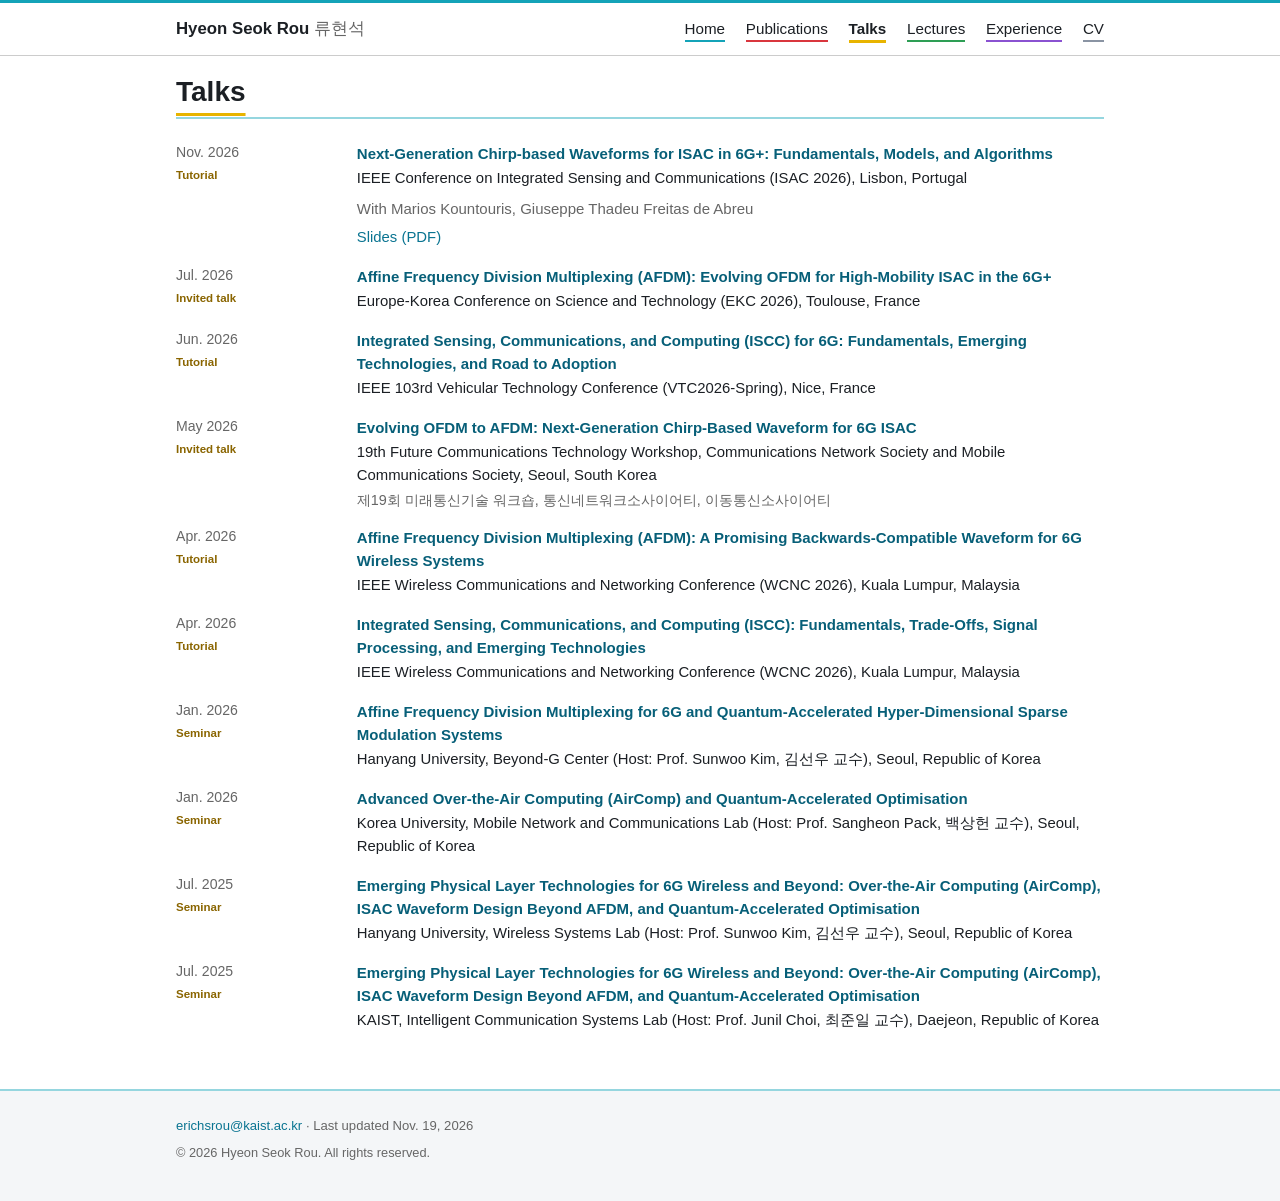
<file: talks.html>
<!doctype html>
<html lang="en">
<head>
<meta charset="utf-8">
<meta name="viewport" content="width=device-width, initial-scale=1">
<title>Talks | Hyeon Seok Rou</title>
<meta name="description" content="Tutorials, invited talks and seminars of Hyeon Seok Rou.">
<link rel="canonical" href="https://www.erichsrou.com/talks.html">
<meta property="og:type" content="website">
<meta property="og:title" content="Talks | Hyeon Seok Rou">
<meta property="og:description" content="Tutorials, invited talks and seminars of Hyeon Seok Rou.">
<meta property="og:url" content="https://www.erichsrou.com/talks.html">
<meta property="og:image" content="https://www.erichsrou.com/img/og.jpg">
<meta name="twitter:card" content="summary_large_image">
<meta name="twitter:title" content="Talks | Hyeon Seok Rou">
<meta name="twitter:description" content="Tutorials, invited talks and seminars of Hyeon Seok Rou.">
<meta name="twitter:image" content="https://www.erichsrou.com/img/og.jpg">
<link rel="stylesheet" href="css/site.css?v=3535508e">
<script src="js/site.js?v=3535508e" defer></script>
</head>
<body class="t-talks">
<a class="skip" href="#main">Skip to content</a>
<header class="top">
  <div class="wrap bar">
    <a class="brand" href="index.html">Hyeon Seok Rou <span lang="ko">류현석</span></a>
    <nav aria-label="Main">
      <ul>
        <li><a class="t-home" href="index.html">Home</a></li>
        <li><a class="t-publications" href="publications.html">Publications</a></li>
        <li><a class="t-talks" href="talks.html" aria-current="page">Talks</a></li>
        <li><a class="t-lectures" href="lectures.html">Lectures</a></li>
        <li><a class="t-experience" href="experience.html">Experience</a></li>
        <li><a class="t-cv" href="cv.html">CV</a></li>
      </ul>
    </nav>
  </div>
</header>
<main id="main" class="wrap">
<h1>Talks</h1>
<ol class="timeline">
  <li class="item">
    <span class="when">Nov. 2026<span class="ntag">Tutorial</span></span>
    <div>
      <p class="t">Next-Generation Chirp-based Waveforms for ISAC in 6G+: Fundamentals, Models, and Algorithms</p>
      <p class="v">IEEE Conference on Integrated Sensing and Communications (ISAC 2026), Lisbon, Portugal</p>
      <p class="muted">With Marios Kountouris, Giuseppe Thadeu Freitas de Abreu</p>
      <p class="v"><a href="talks/ISAC2026_Tutorial_ChirpWaveforms_Slides.pdf" download>Slides (PDF)</a></p>
    </div>
  </li>
  <li class="item">
    <span class="when">Jul. 2026<span class="ntag">Invited talk</span></span>
    <div>
      <p class="t">Affine Frequency Division Multiplexing (AFDM): Evolving OFDM for High-Mobility ISAC in the 6G+</p>
      <p class="v">Europe-Korea Conference on Science and Technology (EKC 2026), Toulouse, France</p>
    </div>
  </li>
  <li class="item">
    <span class="when">Jun. 2026<span class="ntag">Tutorial</span></span>
    <div>
      <p class="t">Integrated Sensing, Communications, and Computing (ISCC) for 6G: Fundamentals, Emerging Technologies, and Road to Adoption</p>
      <p class="v">IEEE 103rd Vehicular Technology Conference (VTC2026-Spring), Nice, France</p>
    </div>
  </li>
  <li class="item">
    <span class="when">May 2026<span class="ntag">Invited talk</span></span>
    <div>
      <p class="t">Evolving OFDM to AFDM: Next-Generation Chirp-Based Waveform for 6G ISAC</p>
      <p class="v">19th Future Communications Technology Workshop, Communications Network Society and Mobile Communications Society, Seoul, South Korea</p>
      <p class="ko-line" lang="ko">제19회 미래통신기술 워크숍, 통신네트워크소사이어티, 이동통신소사이어티</p>
    </div>
  </li>
  <li class="item">
    <span class="when">Apr. 2026<span class="ntag">Tutorial</span></span>
    <div>
      <p class="t">Affine Frequency Division Multiplexing (AFDM): A Promising Backwards-Compatible Waveform for 6G Wireless Systems</p>
      <p class="v">IEEE Wireless Communications and Networking Conference (WCNC 2026), Kuala Lumpur, Malaysia</p>
    </div>
  </li>
  <li class="item">
    <span class="when">Apr. 2026<span class="ntag">Tutorial</span></span>
    <div>
      <p class="t">Integrated Sensing, Communications, and Computing (ISCC): Fundamentals, Trade-Offs, Signal Processing, and Emerging Technologies</p>
      <p class="v">IEEE Wireless Communications and Networking Conference (WCNC 2026), Kuala Lumpur, Malaysia</p>
    </div>
  </li>
  <li class="item">
    <span class="when">Jan. 2026<span class="ntag">Seminar</span></span>
    <div>
      <p class="t">Affine Frequency Division Multiplexing for 6G and Quantum-Accelerated Hyper-Dimensional Sparse Modulation Systems</p>
      <p class="v">Hanyang University, Beyond-G Center (Host: Prof. Sunwoo Kim, 김선우 교수), Seoul, Republic of Korea</p>
    </div>
  </li>
  <li class="item">
    <span class="when">Jan. 2026<span class="ntag">Seminar</span></span>
    <div>
      <p class="t">Advanced Over-the-Air Computing (AirComp) and Quantum-Accelerated Optimisation</p>
      <p class="v">Korea University, Mobile Network and Communications Lab (Host: Prof. Sangheon Pack, 백상헌 교수), Seoul, Republic of Korea</p>
    </div>
  </li>
  <li class="item">
    <span class="when">Jul. 2025<span class="ntag">Seminar</span></span>
    <div>
      <p class="t">Emerging Physical Layer Technologies for 6G Wireless and Beyond: Over-the-Air Computing (AirComp), ISAC Waveform Design Beyond AFDM, and Quantum-Accelerated Optimisation</p>
      <p class="v">Hanyang University, Wireless Systems Lab (Host: Prof. Sunwoo Kim, 김선우 교수), Seoul, Republic of Korea</p>
    </div>
  </li>
  <li class="item">
    <span class="when">Jul. 2025<span class="ntag">Seminar</span></span>
    <div>
      <p class="t">Emerging Physical Layer Technologies for 6G Wireless and Beyond: Over-the-Air Computing (AirComp), ISAC Waveform Design Beyond AFDM, and Quantum-Accelerated Optimisation</p>
      <p class="v">KAIST, Intelligent Communication Systems Lab (Host: Prof. Junil Choi, 최준일 교수), Daejeon, Republic of Korea</p>
    </div>
  </li>
</ol>
</main>
<footer>
  <div class="wrap">
    <p><span class="email" data-u="erichsrou" data-d="kaist.ac.kr">erichsrou [at] kaist [dot] ac [dot] kr</span>
    · Last updated Nov. 19, 2026</p>
    <p class="copy">&copy; 2026 Hyeon Seok Rou. All rights reserved.</p>
  </div>
</footer>
</body>
</html>
</file>
<file: css/site.css>
@font-face { font-family: "Source Sans 3"; font-style: normal; font-weight: 200 900; font-display: swap; src: url("../fonts/SourceSans3.woff2") format("woff2"); }
/* Hangul in the same family: Noto Sans KR (Source Han Sans), subset by build.py to the Hangul actually used on the site. */
@font-face { font-family: "Source Sans 3"; font-style: normal; font-weight: 200 900; font-display: swap; src: url("../fonts/NotoSansKR-sub.woff2") format("woff2"); unicode-range: U+AC00-D7A3; }
/* Hyeon Seok Rou, academic site. Source Sans 3 with Noto Sans KR for the Korean name (both SIL OFL 1.1, licenses in fonts/), self-hosted and subset. */
:root {
  --bg: #ffffff; --fg: #1b1f24; --muted: #596372; --line: #d8dde4; --card: #f5f7fa;
  --accent: #0a7491; --accent-fg: #ffffff;
  --c1: #0a7491; --c2: #d55e00; --c3: #3b5fc0; --c4: #b0508a;
  --tileA: #e4f2f6; --tileB: #eef1f8;
  --accent-strong: #075f78; --fg-2: #3d4651;
  --font: "Source Sans 3", "Noto Sans KR", "Apple SD Gothic Neo", "Malgun Gothic", system-ui, Arial, sans-serif;
  color-scheme: light;
}
* { box-sizing: border-box; }
html { -webkit-text-size-adjust: 100%; }
body { margin: 0; background: var(--bg); color: var(--fg); font: 1.08rem/1.6 var(--font); border-top: 4px solid var(--accent); }
.wrap { width: min(100% - 2rem, 60rem); margin-inline: auto; }
a { color: var(--accent); text-underline-offset: 2px; }
a:hover { text-decoration-thickness: 2px; }
:focus-visible { outline: 3px solid var(--accent); outline-offset: 2px; border-radius: 2px; }
h1 { font-size: clamp(1.6rem, 4vw, 2.1rem); line-height: 1.2; margin: 1.4rem 0 .6rem; }
h2 { font-size: 1.35rem; line-height: 1.3; margin: 2.2rem 0 .8rem; padding-bottom: .3rem; border-bottom: 1px solid var(--line); }
h3 { font-size: 1.05rem; margin: 1.4rem 0 .5rem; }
p { margin: .4rem 0; }
ul, ol { padding-left: 1.2rem; }
.muted { color: var(--muted); }
.prose { max-width: none; }
.lead { font-size: 1.1rem; }
.skip { position: absolute; left: -999px; top: 0; background: var(--accent); color: var(--accent-fg); padding: .5rem 1rem; z-index: 10; }
.skip:focus { left: 0; }
.banner { background: var(--card); border-bottom: 1px solid var(--line); text-align: center; font-size: .85rem; padding: .25rem 1rem; color: var(--muted); }

header.top { border-bottom: 1px solid var(--line); }
.bar { display: flex; flex-wrap: wrap; align-items: center; gap: .4rem 1.2rem; padding: .7rem 0; }
.brand { font-weight: 700; color: var(--fg); text-decoration: none; margin-right: auto; }
.brand span { font-weight: 400; color: var(--muted); }
nav ul { display: flex; flex-wrap: wrap; gap: .2rem 1rem; list-style: none; margin: 0; padding: 0; }
nav a { color: var(--fg); text-decoration: none; padding: .2rem 0; border-bottom: 2px solid var(--tab); }
nav a:hover { border-bottom-width: 3px; }
nav a[aria-current] { font-weight: 700; border-bottom-width: 3px; }
.chip, .button { font: inherit; font-size: .85rem; color: var(--fg); background: var(--bg); border: 1px solid var(--line); border-radius: 999px; padding: .15rem .8rem; cursor: pointer; text-decoration: none; display: inline-block; }
.button { background: var(--accent); color: var(--accent-fg); border-color: var(--accent); padding: .35rem 1rem; }
.chip:hover { border-color: var(--accent); }
.chip[aria-pressed="true"] { background: var(--accent); color: var(--accent-fg); border-color: var(--accent); }
.chip.small { font-size: .8rem; }
[hidden] { display: none !important; }

.hero { display: grid; grid-template-columns: 11rem 1fr; gap: 1.5rem; align-items: start; margin-top: 1.2rem; }
.hero h1 { margin-top: 0; margin-bottom: .3rem; color: var(--accent-strong); }
.hero .ko { color: var(--fg); }
.hero p { margin: .1rem 0; }
.role { color: var(--accent-strong); font-size: 1.12rem; }
.org { color: var(--fg-2); font-size: 1rem; margin-top: .2rem !important; }
.hero .office { color: var(--muted); font-size: .9rem; margin-top: .5rem !important; }
.emails { font-size: .95rem; margin-bottom: .4rem !important; }
.emails .sep { color: var(--muted); margin: 0 .3rem; }
.ko { font-weight: 400; color: var(--muted); font-size: .75em; }
.portrait { width: 100%; height: auto; border-radius: 8px; border: 1px solid var(--line); }
.role { font-weight: 700; }
.intro { max-width: 72ch; }
.tags, .links { list-style: none; display: flex; flex-wrap: wrap; gap: .4rem; padding: 0; margin: .8rem 0; }
.tags span, .tags a, .links a { display: inline-block; border: 1px solid var(--line); border-radius: 999px; padding: .1rem .75rem; font-size: .88rem; text-decoration: none; background: var(--card); }
.links a { background: none; display: inline-flex; align-items: center; justify-content: center; width: 2.3rem; height: 2.3rem; padding: 0; color: var(--fg); }
.links a:hover { color: var(--accent); }
.links svg { width: 1.25rem; height: 1.25rem; fill: currentColor; }
.tags a:hover, .links a:hover { border-color: var(--accent); }
@media (max-width: 640px) { .hero { grid-template-columns: 1fr; } .portrait { max-width: 9rem; } }

.tiles { display: grid; grid-template-columns: repeat(auto-fit, minmax(9rem, 1fr)); gap: .8rem; }
.tile { background: var(--tileA); border: 1px solid var(--line); color: var(--fg); text-decoration: none; border-radius: 8px; padding: .7rem .9rem; display: flex; flex-direction: column; }
.tile .num { font-size: 1.8rem; font-weight: 700; line-height: 1.1; }
.tile .lbl { font-weight: 600; font-size: .84rem; white-space: nowrap; }
.tile .cap { color: var(--muted); font-size: .78rem; line-height: 1.35; }
.cap-pub { color: var(--fg-2); }
.cap-rev { font-style: italic; }
.tile .fc { display: inline-block; margin-top: .3rem; font-size: .76rem; color: var(--accent-strong); border: 1px solid var(--accent); background: var(--bg); border-radius: 4px; padding: 0 .4rem; }
.tile .fc b { font-size: .9rem; }
.tile .cap:has(.fc) { margin-top: auto; }
.tile.b { background: var(--tileB); }
a.tile:hover { border-color: var(--accent); }
.tile .num { color: var(--accent); }
.tile.b .num { color: var(--fg); }
.h-note { font-size: .8rem; font-weight: 400; color: var(--muted); margin-left: .4rem; }
.charts { display: grid; grid-template-columns: repeat(auto-fit, minmax(18rem, 1fr)); gap: 1rem; margin-top: 1.2rem; }
figure { margin: 0; }
figcaption { font-weight: 600; font-size: .9rem; margin-bottom: .3rem; }
.chart, .figure-svg { width: 100%; height: auto; display: block; }
.chart-box { max-width: 36rem; margin: 1rem 0; }
.fig-title { font-size: 15px; font-weight: 600; fill: var(--fg); }
.fig-label { font-size: 13px; fill: var(--muted); }
.fig-val { font-size: 13px; fill: var(--fg); font-weight: 600; }
.mark { cursor: default; } .mark:hover rect, .mark:hover circle, .mark:focus rect, .mark:focus circle { stroke: var(--fg); stroke-width: 2; }
.mark:focus { outline: none; }
#tip { position: fixed; z-index: 20; pointer-events: none; background: var(--fg); color: var(--bg); font-size: .8rem; padding: .2rem .5rem; border-radius: 4px; max-width: 16rem; }

.news { list-style: none; padding: 0; margin: 0; }
.news li { display: grid; grid-template-columns: 5.5rem 1fr; gap: .6rem; padding: .35rem 0; border-bottom: 1px solid var(--line); }
.news time { color: var(--muted); font-size: .88rem; }
.news .when { display: flex; flex-direction: column; align-items: flex-start; gap: .2rem; }
.ntag { font-size: .7rem; line-height: 1.5; padding: 0 .5rem 0 .4rem; border-radius: 999px; border: 1px solid var(--line); background: #fff; color: var(--fg); white-space: nowrap; }
.ntag::before { content: ""; display: inline-block; width: .5em; height: .5em; border-radius: 50%; background: var(--tab, var(--accent)); margin-right: .35em; vertical-align: .05em; }
details.older summary { cursor: pointer; margin: .6rem 0; color: var(--accent); }

.card { background: var(--card); border: 1px solid var(--line); border-radius: 8px; padding: 0 1.2rem 1rem; margin: 1.2rem 0; }
.card h2 { border: 0; margin-top: 1rem; }
.fig { margin: 1rem 0; max-width: 40rem; }
.plist { padding-left: 1.1rem; }
.plist li { margin: .3rem 0; }

.filters { margin: .8rem 0 1rem; }
.filters .row { display: flex; flex-wrap: wrap; gap: .4rem .6rem; align-items: center; margin: .4rem 0; }
.filters label { font-size: .9rem; display: inline-flex; gap: .4rem; align-items: center; }
select, input[type="search"] { font: inherit; font-size: .9rem; background: var(--bg); color: var(--fg); border: 1px solid var(--line); border-radius: 4px; padding: .2rem .4rem; }
.count { font-size: .8rem; font-weight: 400; color: var(--muted); }
ul.pubs { list-style: none; padding: 0; margin: 0; }
.pub { padding: .7rem 0; border-bottom: 1px solid var(--line); scroll-margin-top: 1rem; }
.pub:target { background: var(--card); outline: 2px solid var(--accent); outline-offset: 2px; }
.pub .t { font-weight: 700; font-size: .98rem; }
.pub .t .num { font-weight: 400; margin-right: .3rem; }   /* same size as the title and the venue line */
.pub .v .l { display: inline-flex; flex-wrap: wrap; gap: .2rem .7rem; margin-left: .7rem; font-weight: 400; font-style: normal; font-size: .82rem; vertical-align: 1px; }
.pub .v { font-size: .98rem; margin: .15rem 0; font-style: italic; font-weight: 600; }
.pub .v .badge { font-style: normal; font-weight: 400; margin-right: .35rem; }
.pub .a, .pub .n { font-size: .92rem; margin: .1rem 0; }
.pub .a strong { text-decoration: underline; text-underline-offset: 2px; }
.key { color: var(--muted); font-family: ui-monospace, Menlo, Consolas, monospace; font-size: .8rem; }
.badge { display: inline-block; font-size: .72rem; line-height: 1.5; border: 1px solid var(--muted); color: var(--muted); border-radius: 999px; padding: 0 .5rem; vertical-align: 1px; }

.timeline { list-style: none; padding: 0; margin: 0; }
.item { display: grid; grid-template-columns: 10.5rem 1fr; gap: .8rem; padding: .6rem 0; border-bottom: 1px solid var(--line); }
.item .when { color: var(--muted); font-size: .88rem; }
.item .t { font-weight: 600; margin: 0; }
.item .v { margin: .1rem 0; font-size: .93rem; }
.ko-line { margin: 0; font-size: .9rem; color: var(--muted); }
.det { margin: .3rem 0; padding-left: 1.1rem; font-size: .9rem; }
.cvpdf { width: 100%; height: 80vh; border: 1px solid var(--line); margin-top: 1rem; }
@media (max-width: 560px) { .item { grid-template-columns: 1fr; gap: 0; } .news li { grid-template-columns: 1fr; gap: 0; } }

footer .copy { font-size: .8rem; margin-top: .2rem; }
footer { margin-top: 3rem; padding: 1.2rem 0 2rem; border-top: 1px solid var(--line); color: var(--muted); font-size: .88rem; }
@media (prefers-reduced-motion: reduce) { * { transition: none !important; animation: none !important; scroll-behavior: auto !important; } }
.fig-small { font-size: 11px; }

/* CV page (2026-11-13): committee-first layout */
.cv-head { display: flex; flex-wrap: wrap; align-items: baseline; justify-content: space-between; gap: .4rem 1rem; }
.cv-head h1 { margin-bottom: .2rem; }
.cv-lead { color: var(--fg-2); margin: 0 0 1rem; }
.facts { grid-template-columns: repeat(auto-fit, minmax(10rem, 1fr)); }
.facts .tile .num { color: var(--accent-strong); }
.tile .lbl.lblw { white-space: normal; font-weight: 600; line-height: 1.25; margin-bottom: .15rem; }
section h3 { color: var(--fg-2); }

/* 2026-11-13 restructure (Eric): biography and news a little smaller; type tags under the dates on the talks page. */
.compact { font-size: .96rem; }
.compact .prose { line-height: 1.55; }
.item .when { display: flex; flex-direction: column; align-items: flex-start; gap: .2rem; }
.ntag.soft { color: var(--muted); }
.ntag.soft::before { background: var(--line); }
p.h-note { margin: 0 0 .4rem; }

/* Tab colours (Eric, 2026-11-13): one light colour per tab. A pale shade on its menu item, the page accent on its own
   page, and the same colour on the home-page news tags that belong to it. Order (Eric): turquoise, red, yellow, green, purple, grey. */
.t-home         { --tab: #14a3b8; --tab-ink: #0a7491; --tab-bg: #e3f5f8; }   /* turquoise */
.t-publications { --tab: #d9363e; --tab-ink: #b4232b; --tab-bg: #fbe7e8; }   /* red */
.t-talks        { --tab: #e8b400; --tab-ink: #8a6500; --tab-bg: #fdf5d6; }   /* yellow */
.t-lectures     { --tab: #2e9e55; --tab-ink: #1f7a43; --tab-bg: #e2f3e8; }   /* green */
.t-experience   { --tab: #8a52d1; --tab-ink: #6b3fa8; --tab-bg: #efe6fa; }   /* purple */
.t-cv           { --tab: #8a94a3; --tab-ink: #4a5568; --tab-bg: #eceff3; }   /* grey */
/* Lines, bars and dots use --tab; text and links use the darker --tab-ink so they stay readable (4.5:1 on white). */
body:not(.t-home) { --accent: var(--tab-ink); --accent-strong: var(--tab-ink); }
body { border-top-color: var(--tab); }
/* Publications (Eric, 2026-11-13): highlights stay turquoise; red only on its menu underline and the bar beside the title. */
body.t-publications { --accent: #0a7491; --accent-strong: #075f78; border-top-color: #14a3b8; }
body:not(.t-home) h1 { border-left: 4px solid var(--tab); padding-left: .6rem; }
a.ntag { text-decoration: none; }
a.ntag:hover { border-color: var(--tab); }
details.trend { margin-top: 1rem; }
details.trend summary { cursor: pointer; display: inline-block; font-size: .9rem; color: var(--accent); border: 1px solid var(--accent); border-radius: 999px; padding: .2rem .9rem; list-style: none; }
details.trend summary::-webkit-details-marker { display: none; }
details.trend summary::before { content: "▸ "; }
details.trend[open] summary::before { content: "▾ "; }
details.trend summary:hover { background: var(--tab-bg); }
hr.divider { border: 0; height: 2px; margin: 2.6rem 0 0; background: var(--tab-bg); }   /* light divider in the tab colour (Experience) */

/* ---- PLAIN STYLE (trial, Eric 2026-11-13): same content, functions and tab colours, a plainer hand-made look in the
   manner of typical academic pages (UCLA Wireless Lab, Ian Roberts, KAIST ICL, UNIST Han Lab). Remove this block to revert;
   the previous file is archive/pre_plain_20261113/src/static/css/site.css. ---- */
:root { --font: Arial, Helvetica, "Apple SD Gothic Neo", "Malgun Gothic", "Noto Sans KR", sans-serif; --line: #cccccc; --muted: #666666; }
body { font: 15px/1.55 var(--font); border-top-width: 3px; }
.wrap { width: min(100% - 2rem, 58rem); }
a { text-decoration: none; }
a:hover { text-decoration: underline; text-decoration-thickness: 1px; }
h1 { font-size: 1.75rem; font-weight: 700; margin: 1.2rem 0 .5rem; }
h2 { font-size: 1.2rem; font-weight: 700; margin: 2rem 0 .7rem; padding-bottom: .2rem; border-bottom: 1px solid var(--line); }
body:not(.t-home) h1 { border-left: 0; padding-left: 0; padding-bottom: .3rem; border-bottom: 2px solid var(--tab); }
.h-note { font-size: .85rem; }
/* menu: plain words; the tab colour marks the current page only */
.bar { padding: .8rem 0; }
.brand { font-size: 1.05rem; }
nav ul { gap: .2rem 1.3rem; }
nav a { border-bottom: 0; font-size: .95rem; }
nav a:hover { border-bottom: 0; text-decoration: underline; }
nav a[aria-current] { font-weight: 700; border-bottom: 2px solid var(--tab); }
/* home header */
.hero { grid-template-columns: 10rem 1fr; gap: 1.6rem; }
.portrait { border-radius: 0; border: 0; }
.hero h1 { color: var(--fg); font-size: 1.75rem; }
.role { color: var(--fg); font-size: 1.05rem; }
.org { color: var(--fg); font-size: .95rem; }
.hero .office { font-size: .88rem; }
/* research interests: a plain list separated by middle dots */
.tags { display: block; margin: .6rem 0; font-size: .92rem; }
.tags li { display: inline; }
.tags li + li::before { content: " · "; color: var(--muted); }
.tags span, .tags a { display: inline; border: 0; border-radius: 0; padding: 0; background: none; font-size: inherit; }
/* profile links: text instead of round icons, separated by | */
.links { display: block; margin: .5rem 0; font-size: .92rem; }
.links li { display: inline; }
.links li + li::before { content: " | "; color: var(--muted); }
.links a { display: inline; width: auto; height: auto; border: 0; border-radius: 0; color: var(--accent); }
.links a svg { display: none; }
.links a::after { content: attr(title); }
/* numbers: one ruled table row instead of cards */
.tiles { gap: 0; border: 1px solid var(--line); grid-template-columns: repeat(auto-fit, minmax(8.5rem, 1fr)); }
.tile, .tile.b { background: none; border: 0; border-right: 1px solid var(--line); border-radius: 0; padding: .5rem .7rem; }
.tile:last-child { border-right: 0; }
.tile .num, .tile.b .num, .facts .tile .num { font-size: 1.35rem; color: var(--fg); }
.tile .lbl, .tile .lbl.lblw { font-weight: 400; font-size: .85rem; }
.tile .fc { border: 0; padding: 0; background: none; border-radius: 0; color: var(--muted); font-size: .78rem; }
a.tile:hover { border-color: var(--line); text-decoration: none; background: #f6f6f6; }
details.trend summary { border: 0; border-radius: 0; padding: 0; font-size: .9rem; }
details.trend summary:hover { background: none; text-decoration: underline; }
/* news and talk tags: coloured words, no bubbles */
.news li { grid-template-columns: 5.2rem 1fr; border-bottom: 0; padding: .25rem 0; }
.ntag { border: 0; border-radius: 0; padding: 0; background: none; font-size: .78rem; color: var(--tab-ink, var(--muted)); }
.ntag::before { display: none; }
.ntag.soft { color: var(--muted); }
/* filters and buttons: square, small */
.chip, .button, select, input[type="search"] { border-radius: 2px; }
.chip { padding: .1rem .6rem; }
/* publications: plain entries, status in brackets instead of pills */
.pub { padding: .55rem 0; border-bottom: 0; }
.pub .t { font-size: .95rem; }
.pub .v { font-size: .93rem; font-weight: 400; }
.pub .a { font-size: .9rem; }
.badge { border: 0; border-radius: 0; padding: 0; font-size: .85rem; color: var(--muted); }
.badge::before { content: "["; } .badge::after { content: "]"; }
.pub:target { outline: 0; background: #fff8d6; }
.item { border-bottom: 0; padding: .45rem 0; }
hr.divider { height: 1px; background: var(--line); }
.card { border-radius: 0; background: none; }
footer { font-size: .82rem; }
@media (max-width: 640px) { .hero { grid-template-columns: 1fr; gap: 1rem; } .portrait { max-width: 8rem; } .tile { border-bottom: 1px solid var(--line); } }
/* ---- PLAIN STYLE, round 2 (Eric: a bit too bland and table-like; add some colour bands, keep the plain feel) ---- */
/* header: a pale band in the page's tab colour */
header.top { background: var(--tab-bg); border-bottom: 1px solid var(--tab); }
nav a[aria-current] { border-bottom-width: 3px; }
/* section headings: a tinted band instead of a rule */
h2 { background: var(--tab-bg); border-bottom: 0; padding: .35rem .7rem; margin: 2rem 0 .8rem; }
h2 .h-note { color: var(--fg-2); }
body:not(.t-home) h1 { border-bottom: 0; }
/* the numbers: separate square boxes on a light tint, not a table */
.tiles { border: 0; gap: .5rem; }
.tile, .tile.b { background: #f4f6f8; border: 0; border-right: 0; }
.tile:first-child, .tile:nth-child(2), .tile:nth-child(3) { background: var(--tab-bg); }
.tile .num, .tile.b .num, .facts .tile .num { color: var(--accent-strong); }
a.tile:hover { background: #e9edf1; }
@media (max-width: 640px) { .tile { border-bottom: 0; } }
/* footer: a light grey band */
footer { background: #f4f6f8; border-top: 0; margin-top: 3rem; }
body.t-publications header.top, body.t-publications h2, body.t-publications .tile:nth-child(-n+3) { background: #e3f5f8; } body.t-publications header.top { border-bottom-color: #14a3b8; }
.fig-num { font-size: 13px; fill: var(--fg); font-weight: 400; }   /* bar values, all years except the latest (Eric, 2026-11-13) */
/* ---- One colour scheme on every page (Eric, 2026-11-13): turquoise throughout; each tab's own colour only on its
   menu underline (the menu items carry their own t-<tab> class). News/talk tags keep their tab colours. ---- */
body[class] { --accent: #0a7491; --accent-strong: #075f78; --band: #e3f5f8; border-top-color: #14a3b8; }
header.top { background: var(--band); border-bottom-color: #14a3b8; }
h2 { background: var(--band); }
.tile:nth-child(-n+3) { background: var(--band); }
a { color: var(--accent); }
/* ---- Thin black section lines (Eric, 2026-11-13): a 1px black line above every section heading, under each page
   title, above the footer, and the Experience divider in black. ---- */
h2 { position: relative; margin-top: 2.8rem; }
h2::before { content: ""; position: absolute; left: 0; right: 0; top: -1.4rem; border-top: 1px solid #000; }
body:not(.t-home) h1 { border-bottom: 1px solid #000; padding-bottom: .4rem; margin-bottom: 1rem; }
hr.divider { height: 0; background: none; border-top: 1px solid #000; }
hr.divider + section h2::before { display: none; }
footer { border-top: 1px solid #000; }
h1 + section > h2:first-child::before, h1 + h2::before { display: none; }
/* section lines: thicker and lighter (Eric, 2026-11-13) */
:root { --rule: 2px solid #9a9a9a; }
h2::before { border-top: var(--rule); }
body:not(.t-home) h1 { border-bottom: var(--rule); }
hr.divider { border-top: var(--rule); }
footer { border-top: var(--rule); }
/* home title spacing (Eric, 2026-11-13): a little space after the role, school and address close together,
   a little space before the e-mails and before 'Research Interests:' (bold, own line) */
.hero .role { margin-bottom: .55rem !important; }
.hero .org { margin: 0 !important; }
.hero .office { margin-top: .05rem !important; }
.hero .emails { margin-top: .7rem !important; }
.hero .ri-label { margin: .7rem 0 .1rem !important; font-size: .92rem; }
.hero .tags { margin-top: 0; }
.hero { grid-template-columns: 10.5rem 1fr; }   /* photo ends level with the research-interests line (Eric, 2026-11-13) */
@media (max-width: 640px) { .hero { grid-template-columns: 1fr; } }
.hero { margin-top: 2rem; }   /* a little more space above the name and photo (Eric, 2026-11-13) */
/* turquoise bands a little darker (Eric, 2026-11-13) */
body[class] { --band: #cfeaf0; }
body.t-publications header.top, body.t-publications h2, body.t-publications .tile:nth-child(-n+3) { background: var(--band); }
body[class] { --band: #c3edf0; }   /* more saturated turquoise (Eric, 2026-11-13) */
body[class] { --band: #bbdfe2; }   /* a little darker, less vivid (Eric, 2026-11-13) */
/* e-mails and profile links on one line after the keywords (Eric, 2026-11-13) */
.hero .contact { margin-top: .7rem; font-size: .92rem; }
.hero .contact .emails, .hero .contact .links { display: inline; margin: 0 !important; font-size: inherit; }
.hero .contact .emails .sep { margin: 0; }
.hero .contact .links::before { content: " | "; color: var(--muted); }
.hero .ri-label { margin-top: .75rem !important; }
/* profile links as small logos again, inline after the e-mails, no circles (Eric, 2026-11-13) */
.hero .contact .links li + li::before { content: none; }
.hero .contact .links li { margin-left: .5rem; }
.hero .contact .links a::after { content: none; }
.hero .contact .links a svg { display: inline-block; width: 1.15rem; height: 1.15rem; vertical-align: -.22rem; fill: #3d4651; }
.hero .contact .links a:hover svg { fill: var(--accent); }
.hero .contact .links::before { content: " |"; }
body[class] header.top { background: none; border-bottom: 1px solid var(--line); }   /* header band removed, as in the first plain version (Eric, 2026-11-14) */
nav a, nav a:hover { border-bottom: 2px solid var(--tab); } nav a[aria-current] { border-bottom: 3px solid var(--tab); }   /* every tab keeps its colour underline; 3px when selected (Eric, 2026-11-14) */
body[class] { --band: #c4e8ed; }   /* 25% tint of the tab turquoise #14a3b8: same hue, fainter (Eric, 2026-11-14) */
body[class] { --band: #b8e3ea; }   /* 30% tint of #14a3b8 (Eric, 2026-11-14: a bit more) */
/* ---- No bands (Eric, 2026-11-14): section headings without background, in dark turquoise; faint turquoise
   section lines; bold headline text (entry titles, role, 'Research Interests:') in dark turquoise. ---- */
:root { --rule: 2px solid #95d6df; --ink: #075f78; }
h2, body.t-publications h2 { background: none; padding: 0 0 .1rem; color: var(--ink); }
h2 .h-note, h2 .muted { color: var(--muted); }
h2::before { top: -1.2rem; }
.pub .t, .item .t, .hero .role, .hero .ri-label, .lecture .t, section h3 { color: var(--ink); }
.pub .t .num { color: var(--fg); }
/* news and talk type tags in bold, same colours, slightly smaller (Eric, 2026-11-14) */
.ntag { font-weight: 700; font-size: .72rem; }
/* page titles: an underline in the tab's colour under the words; the faint turquoise line stays (Eric, 2026-11-14) */
body:not(.t-home) h1 { text-decoration: underline 3px var(--tab); text-underline-offset: .42em; text-decoration-skip-ink: none; padding-bottom: .55rem; }
/* charts (Eric, 2026-11-14): latest-total label larger; 'Total' and 'per year' underlined in the captions */
.charts figure:first-child .fig-val { font-size: 16px; }
figcaption u { text-underline-offset: 3px; }
/* Publications: one thin metrics line under the title (Eric, 2026-11-14) */
.metrics { font-size: .88rem; color: var(--fg-2); margin: -.2rem 0 0; padding: .45rem 0; border-bottom: var(--rule); line-height: 1.6; }
.metrics b { color: var(--ink); font-size: 1rem; }
.metrics .sep { color: var(--muted); margin: 0 .25rem; }
.metrics .muted { font-size: .8rem; }
.metrics { border-bottom: 0; padding-bottom: 0; }
/* Publications: six small metric blocks under the title (Eric, 2026-11-14) */
.mblocks { display: grid; grid-template-columns: repeat(6, 1fr); gap: .4rem; margin: .2rem 0 .2rem; }
.mblocks div { background: var(--band); padding: .35rem .55rem; display: flex; flex-direction: column; line-height: 1.25; }
.mblocks b { color: var(--ink); font-size: 1.15rem; }
.mblocks span { font-size: .8rem; }
.mblocks small { font-size: .7rem; color: var(--muted); margin-top: .1rem; }
.mnote { font-size: .75rem; color: var(--muted); margin: 0; }
@media (max-width: 640px) { .mblocks { grid-template-columns: repeat(3, 1fr); } }
.mblocks small { margin-top: 0; white-space: nowrap; } .mblocks small:first-of-type { margin-top: .1rem; }
.mblocks small.rev { font-size: .78rem; color: var(--ink); font-weight: 600; } .mblocks small.fc { font-size: .74rem; color: var(--fg-2); font-weight: 700; }   /* Eric, 2026-11-14 */
.mblocks div { display: block; } .mblocks b { margin-right: .3rem; } .mblocks small { display: block; }   /* number and label on one line (Eric, 2026-11-14) */
.mblocks span { font-size: .86rem; }   /* labels very slightly larger (Eric, 2026-11-14) */
.mblocks { gap: .35rem; } .mblocks div { padding: .35rem .45rem; } @media (min-width: 641px) { .mblocks span { white-space: nowrap; } }
.mblocks small.rev { font-size: .84rem; }   /* Eric, 2026-11-14 */
/* Publications: tighter lines and sections so more entries fit on a screen (Eric, 2026-11-14) */
body.t-publications .pub { padding: .3rem 0; line-height: 1.35; }
body.t-publications .pub p { margin: .05rem 0; }
body.t-publications h2 { margin: 1.7rem 0 .35rem; }
body.t-publications h2::before { top: -.85rem; }
.pub .t .num { font-weight: 700; }   /* [J28] labels bold (Eric, 2026-11-14) */
/* 2026-11-19 (Eric): profile logos slightly larger (1.15 -> 1.35rem), photo slightly smaller (10.5 -> 9.5rem). */
.hero .contact .links a svg { width: 1.35rem; height: 1.35rem; vertical-align: -.3rem; }
.hero { grid-template-columns: 9.5rem 1fr; }
@media (max-width: 640px) { .hero { grid-template-columns: 1fr; } }

/* ---- PHONE (Eric, 2026-11-19: desktop unchanged; phones get a tighter layout) ---- */
.cv-open { display: none; }
@media (max-width: 640px) {
  /* menu on one row (scrolls sideways on very narrow screens instead of wrapping) */
  .bar { padding: .6rem 0 .2rem; gap: .3rem; }
  nav { width: 100%; }
  nav ul { flex-wrap: nowrap; justify-content: space-between; overflow-x: auto; gap: 0 .5rem; padding-bottom: .35rem; scrollbar-width: none; }
  nav ul::-webkit-scrollbar { display: none; }
  nav a { font-size: .86rem; white-space: nowrap; }
  /* home: small photo beside the name, research interests full width below */
  .hero { display: block; margin-top: 1.2rem; }
  .hero .portrait { float: left; width: 6.25rem; max-width: none; margin: .2rem 1rem .5rem 0; }
  .hero h1 { font-size: 1.45rem; line-height: 1.2; }
  .hero h1 .ko { white-space: nowrap; }
  .hero .role { font-size: 1rem; }
  .hero .org, .hero .office { font-size: .86rem; }
  .hero .ri-label { clear: both; padding-top: .3rem; }
  .hero .contact { clear: both; }
  /* at a glance: three compact boxes per row */
  .tiles { grid-template-columns: repeat(3, 1fr); gap: .35rem; }
  .tile, .tile.b { padding: .45rem .5rem; }
  .tile .num, .tile.b .num, .facts .tile .num { font-size: 1.2rem; }
  .tile .lbl, .tile .lbl.lblw { white-space: normal; font-size: .78rem; line-height: 1.25; }
  .tile .cap, .tile .fc { font-size: .7rem; }
  /* news: date and tag on one line, text full width */
  .news li { grid-template-columns: 1fr; gap: .1rem; padding: .45rem 0; }
  .news .when { flex-direction: row; align-items: baseline; gap: .5rem; }
  /* CV: phones cannot show an inline PDF well; offer the file instead */
  .cvpdf { display: none; }
  .cv-open { display: block; margin-top: 1rem; }
  .cv-open a { display: inline-block; padding: .55rem 1rem; border: 1px solid var(--accent); border-radius: 4px; font-weight: 600; text-decoration: none; }
}
</file>
